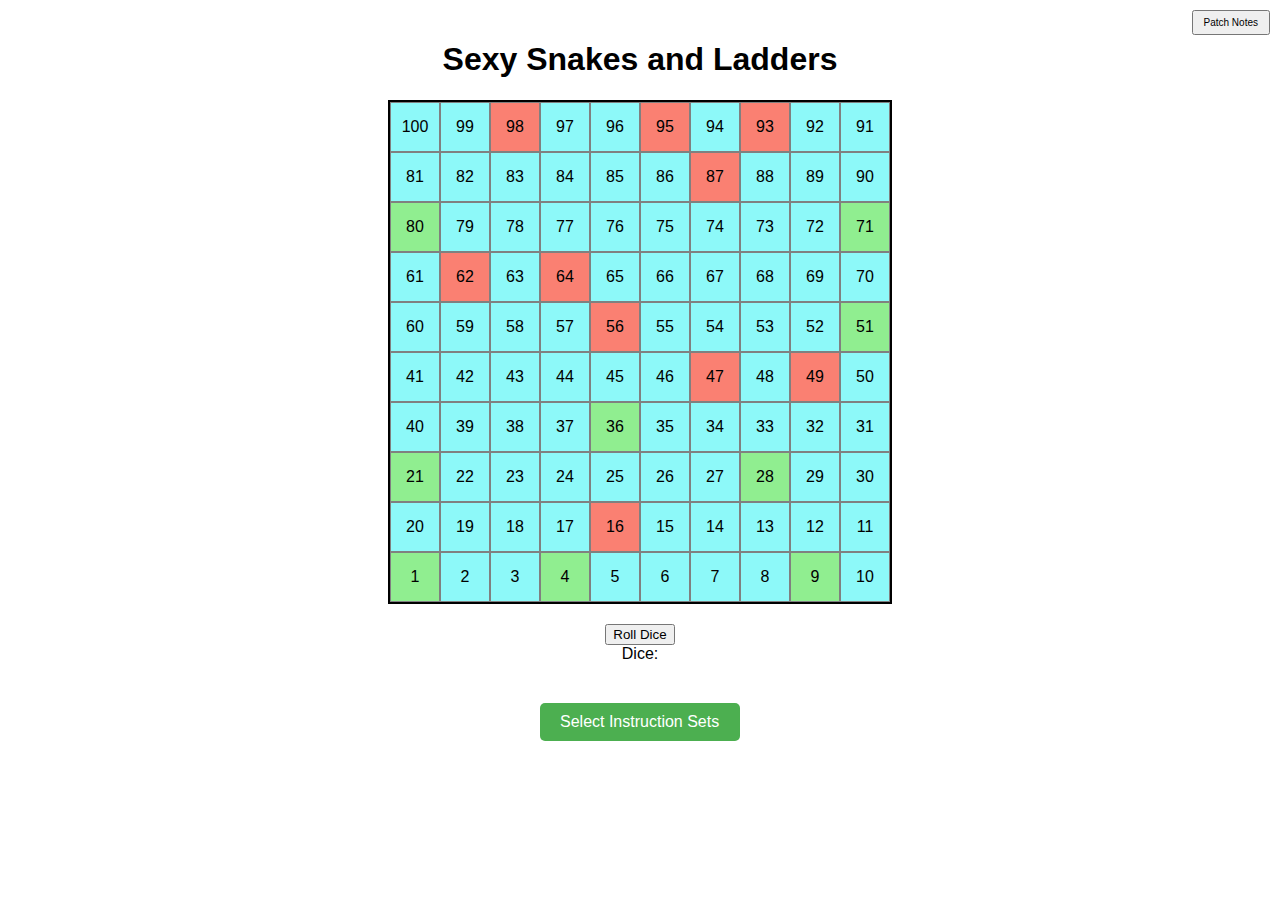
<file: index.html>
<!DOCTYPE html>
<html lang="en">
<head>
    <meta charset="UTF-8">
    <meta name="viewport" content="width=device-width, initial-scale=1.0">
    <title>Snakes and Ladders</title>
    <link rel="stylesheet" href="styles.css">
</head>
<body>
    <h1>Sexy Snakes and Ladders</h1>
    <div id="board"></div>
    <button id="rollDice">Roll Dice</button>
    <div id="diceResult">Dice: </div>
    <div id="instructions"></div>

    <!-- Custom Dropdown with checkboxes -->
    <div class="dropdown">
        <button class="dropdown-btn">Select Instruction Sets</button>
        <div class="dropdown-content">
            <label><input type="checkbox" id="anal">Anal</label>
            <label><input type="checkbox" id="blowjobtraining">Blowjob Training</label>
            <label><input type="checkbox" id="pegging">Pegging</label>
            <label><input type="checkbox" id="pain">Pain</label>
        </div>
    </div>

    <!-- Patch Notes Button -->
    <button id="patchNotesBtn">Patch Notes</button>

    <!-- Patch Notes Modal -->
    <div id="patchNotesModal" class="modal">
        <div class="modal-content">
            <span class="close-btn">&times;</span>
            <h2>Patch Notes</h2>
            <p>12/15/2024 Ver 0.1: </br> Initial release.</p>
            <p>12/28/2024 Ver 0.2: </br> Added selectable instruction sets that randomly add images and instructions for each square that the player lands on.</br></br>Added dice sound effect.</p>
            <!-- Add more patch notes as needed -->
        </div>
    </div>

    <script src="script.js"></script>
</body>
</html>
</file>
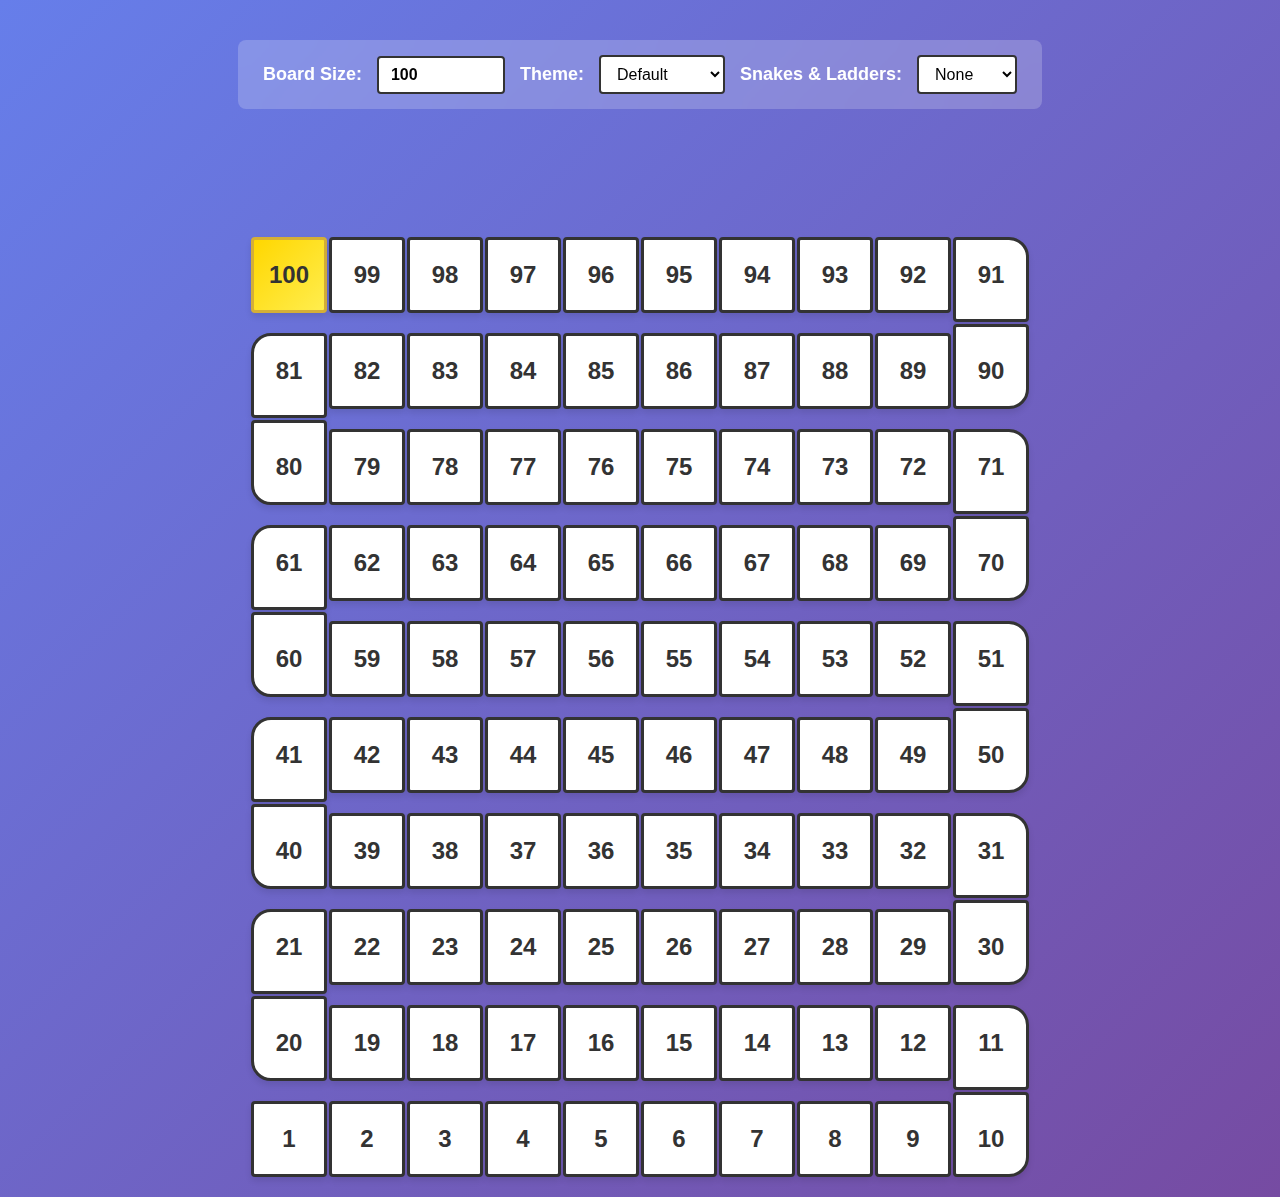
<file: boardtest.html>
<!DOCTYPE html>
<html lang="en">
<head>
    <meta charset="UTF-8">
    <meta name="viewport" content="width=device-width, initial-scale=1.0">
    <title>100 Square Board</title>
    <style>
        body {
            display: flex;
            flex-direction: column;
            justify-content: center;
            align-items: center;
            min-height: 100vh;
            margin: 0;
            background: linear-gradient(135deg, #667eea 0%, #764ba2 100%);
            font-family: 'Arial', sans-serif;
            padding: 20px;
            transition: background 0.5s;
        }
        
        body.cyberpunk {
            background: linear-gradient(135deg, #0a0a0a 0%, #1a0a2e 50%, #0a0a0a 100%);
        }
        
        body.barbie {
            background: linear-gradient(135deg, #ffb3e6 0%, #ff80d5 50%, #ffb3e6 100%);
        }
        
        body.retro70s {
            background: linear-gradient(135deg, #5fb3b3 0%, #6fc2bd 50%, #5fb3b3 100%);
        }
        
        .controls {
            margin-top: 20px;
            margin-bottom: 200px;
            display: flex;
            gap: 15px;
            align-items: center;
            background: rgba(255, 255, 255, 0.2);
            padding: 15px 25px;
            border-radius: 8px;
            backdrop-filter: blur(10px);
            z-index: 100;
            position: relative;
        }
        
        body.cyberpunk .controls {
            background: rgba(0, 255, 255, 0.1);
            border: 2px solid #54c1e6;
            box-shadow: 0 0 20px rgba(84, 193, 230, 0.5);
        }
        
        body.barbie .controls {
            background: rgba(255, 255, 255, 0.9);
            border: 3px solid #ff1493;
            box-shadow: 0 0 30px rgba(255, 20, 147, 0.6);
        }
        
        body.retro70s .controls {
            background: rgba(255, 127, 80, 0.9);
            border: 3px solid #c85a3a;
            box-shadow: 0 8px 16px rgba(200, 90, 58, 0.4);
        }
        
        .controls label {
            color: white;
            font-weight: bold;
            font-size: 18px;
        }
        
        body.cyberpunk .controls label {
            color: #54c1e6;
            text-shadow: 0 0 10px #54c1e6;
        }
        
        body.barbie .controls label {
            color: #ff1493;
            text-shadow: 0 0 5px rgba(255, 20, 147, 0.5);
        }
        
        body.retro70s .controls label {
            color: #4a3228;
            text-shadow: 1px 1px 2px rgba(74, 50, 40, 0.3);
        }
        
        .controls select {
            padding: 8px 12px;
            border-radius: 4px;
            border: 2px solid #333;
            font-size: 16px;
            background: white;
            cursor: pointer;
            min-width: 80px;
        }
        
        .controls input[type="number"] {
            padding: 8px 12px;
            border-radius: 4px;
            border: 2px solid #333;
            font-size: 16px;
            background: white;
            width: 100px;
            font-weight: bold;
        }
        
        body.cyberpunk .controls input[type="number"] {
            background: #0a0a0a;
            color: #54c1e6;
            border: 2px solid #54c1e6;
            box-shadow: 0 0 10px rgba(84, 193, 230, 0.3);
        }
        
        body.barbie .controls input[type="number"] {
            background: white;
            color: #ff1493;
            border: 2px solid #ff1493;
            box-shadow: 0 0 10px rgba(255, 20, 147, 0.3);
        }
        
        body.retro70s .controls input[type="number"] {
            background: #f5e6d3;
            color: #4a3228;
            border: 2px solid #8b6f47;
            box-shadow: 0 2px 4px rgba(139, 111, 71, 0.3);
        }
        
        body.cyberpunk .controls select {
            background: #0a0a0a;
            color: #54c1e6;
            border: 2px solid #54c1e6;
            box-shadow: 0 0 10px rgba(84, 193, 230, 0.3);
        }
        
        body.barbie .controls select {
            background: white;
            color: #ff1493;
            border: 2px solid #ff1493;
            box-shadow: 0 0 10px rgba(255, 20, 147, 0.3);
        }
        
        body.retro70s .controls select {
            background: #f5e6d3;
            color: #4a3228;
            border: 2px solid #8b6f47;
            box-shadow: 0 2px 4px rgba(139, 111, 71, 0.3);
        }
        
        /* Mobile responsiveness */
        @media (max-width: 768px) {
            body {
                padding: 10px;
            }
            
            .controls {
                flex-direction: column;
                gap: 10px;
                padding: 10px 15px;
                margin-bottom: 100px;
                align-items: stretch;
            }
            
            .controls label {
                font-size: 14px;
            }
            
            .controls select {
                width: 100%;
                font-size: 14px;
            }
            
            .box {
                width: 60px;
                height: 60px;
                font-size: 18px;
            }
            
            .box-connector-up,
            .box-connector-up-right,
            .box-connector-down,
            .box-connector-down-left,
            .box-connector-down-left-tl {
                height: 69px;
            }
        }
        
        @media (max-width: 480px) {
            .box {
                width: 50px;
                height: 50px;
                font-size: 14px;
                border: 2px solid #333;
            }
            
            body.cyberpunk .box {
                border: 1px solid #00ffff;
            }
            
            .box-connector-up,
            .box-connector-up-right,
            .box-connector-down,
            .box-connector-down-left,
            .box-connector-down-left-tl {
                height: 59px;
            }
            
            .controls {
                margin-bottom: 80px;
                padding: 8px 12px;
            }
        }
        
        .container {
            display: flex;
            flex-direction: column;
            gap: 2px;
            align-items: flex-start;
            transform-origin: top center;
            max-width: 100%;
        }
        
        .row {
            display: flex;
            gap: 2px;
            align-items: flex-end;
        }
        
        .box {
            width: 70px;
            height: 70px;
            background: white;
            border: 3px solid #333;
            border-radius: 4px;
            display: flex;
            justify-content: center;
            align-items: center;
            font-size: 24px;
            font-weight: bold;
            color: #333;
            box-shadow: 0 4px 6px rgba(0, 0, 0, 0.1);
            transition: background 0.2s, border-color 0.2s, transform 0.2s;
            position: relative;
        }
        
        body.cyberpunk .box {
            background: #0a0a0a;
            border: 2px solid #54c1e6;
            color: #54c1e6;
            text-shadow: 0 0 5px #54c1e6;
        }
        
        body.barbie .box {
            background: linear-gradient(135deg, #ffe4f5 0%, #ffc0e0 100%);
            border: 2px solid #ff69b4;
            color: #ff1493;
            font-weight: 900;
            box-shadow: 0 4px 8px rgba(255, 105, 180, 0.3);
        }
        
        body.retro70s .box {
            background: linear-gradient(135deg, #7dd3c0 0%, #5fb3b3 100%);
            border: 3px solid #4a9b8e;
            color: #2d5a54;
            font-weight: 900;
            box-shadow: 0 4px 8px rgba(74, 155, 142, 0.4);
        }
        
        .box:hover {
            background: #f0f0f0;
            z-index: 10;
            box-shadow: 0 8px 12px rgba(0, 0, 0, 0.3);
            border-color: #555;
        }
        
        body.cyberpunk .box:hover {
            background: #1a1a1a;
            border-color: #ff00ff;
            box-shadow: 0 0 25px rgba(255, 0, 255, 0.8), inset 0 0 15px rgba(255, 0, 255, 0.3);
            color: #ff00ff;
            text-shadow: 0 0 10px #ff00ff;
        }
        
        body.barbie .box:hover {
            background: linear-gradient(135deg, #ffb3e6 0%, #ff80d5 100%);
            border-color: #ff1493;
            box-shadow: 0 8px 16px rgba(255, 20, 147, 0.5);
            transform: scale(1.05);
        }
        
        body.retro70s .box:hover {
            background: linear-gradient(135deg, #5fb3b3 0%, #4a9b8e 100%);
            border-color: #2d5a54;
            box-shadow: 0 8px 16px rgba(45, 90, 84, 0.5);
        }
        
        .box-finish {
            background: linear-gradient(135deg, #ffd700 0%, #ffed4e 100%);
            border-color: #d4af37;
            font-weight: 900;
        }
        
        body.cyberpunk .box-finish {
            background: #0a0a0a;
            border: 2px solid #fee801;
            color: #fee801;
            text-shadow: 0 0 10px #fee801;
            box-shadow: 0 0 20px rgba(254, 232, 1, 0.6), inset 0 0 20px rgba(254, 232, 1, 0.3);
            position: relative;
        }
        
        body.cyberpunk .box-finish::before {
            content: '';
            position: absolute;
            inset: 0;
            border-radius: 4px;
            box-shadow: 0 0 15px rgba(254, 232, 1, 0.4), inset 0 0 15px rgba(254, 232, 1, 0.2);
            opacity: 0;
            animation: breathe 4s ease-in-out infinite;
            pointer-events: none;
        }
        
        @keyframes breathe {
            0%, 100% { 
                opacity: 0;
            }
            50% { 
                opacity: 1;
            }
        }
        
        .box-finish:hover {
            background: linear-gradient(135deg, #ffed4e 0%, #ffd700 100%);
        }
        
        body.cyberpunk .box-finish:hover {
            border-color: #ff00ff;
            box-shadow: 0 0 40px rgba(255, 0, 255, 1), inset 0 0 25px rgba(255, 0, 255, 0.4);
        }
        
        body.barbie .box-finish {
            background: linear-gradient(135deg, #ffd700 0%, #ffeb3b 50%, #ffd700 100%);
            border: 3px solid #ff1493;
            color: #ff1493;
            font-weight: 900;
            box-shadow: 0 4px 8px rgba(255, 20, 147, 0.3);
        }
        
        body.retro70s .box-finish {
            background: linear-gradient(135deg, #f4d03f 0%, #e8b923 50%, #f4d03f 100%);
            border: 3px solid #c89f1c;
            color: #8b6914;
            font-weight: 900;
            box-shadow: 0 4px 8px rgba(200, 159, 28, 0.4);
        }
        
        .box-snake {
        }
        
        body.cyberpunk .box-snake {
            background: #0a0a0a;
            border: 2px solid #bd00ff;
            color: #bd00ff;
            text-shadow: 0 0 10px #bd00ff;
            box-shadow: 0 0 20px rgba(189, 0, 255, 0.6), inset 0 0 20px rgba(189, 0, 255, 0.3);
            position: relative;
        }
        
        body.cyberpunk .box-snake::before {
            content: '';
            position: absolute;
            inset: 0;
            border-radius: 4px;
            box-shadow: 0 0 15px rgba(189, 0, 255, 0.4), inset 0 0 15px rgba(189, 0, 255, 0.2);
            opacity: 0;
            animation: breatheRed 4s ease-in-out infinite;
            pointer-events: none;
        }
        
        body.barbie .box-snake {
            background: linear-gradient(135deg, #ff99dd 0%, #ff66cc 100%);
            border: 3px solid #ff0080;
            color: #c71585;
            font-weight: 900;
            box-shadow: 0 4px 8px rgba(255, 0, 128, 0.3);
        }
        
        body.retro70s .box-snake {
            background: linear-gradient(135deg, #ff8c69 0%, #ff6b4a 100%);
            border: 3px solid #d9534f;
            color: #8b3a3a;
            font-weight: 900;
            box-shadow: 0 4px 8px rgba(217, 83, 79, 0.3);
        }
        
        .box-ladder {
        }
        
        body.cyberpunk .box-ladder {
            background: #0a0a0a;
            border: 2px solid #00ff9f;
            color: #00ff9f;
            text-shadow: 0 0 10px #00ff9f;
            box-shadow: 0 0 20px rgba(0, 255, 159, 0.6), inset 0 0 20px rgba(0, 255, 159, 0.3);
            position: relative;
        }
        
        body.cyberpunk .box-ladder::before {
            content: '';
            position: absolute;
            inset: 0;
            border-radius: 4px;
            box-shadow: 0 0 15px rgba(0, 255, 159, 0.4), inset 0 0 15px rgba(0, 255, 159, 0.2);
            opacity: 0;
            animation: breatheGreen 4s ease-in-out infinite;
            pointer-events: none;
        }
        
        body.barbie .box-ladder {
            background: linear-gradient(135deg, #99f0ff 0%, #66e0ff 100%);
            border: 3px solid #00bfff;
            color: #0099cc;
            font-weight: 900;
            box-shadow: 0 4px 8px rgba(0, 191, 255, 0.3);
        }
        
        body.retro70s .box-ladder {
            background: linear-gradient(135deg, #8b6f47 0%, #6b5639 100%);
            border: 3px solid #4a3228;
            color: #2d1f16;
            font-weight: 900;
            box-shadow: 0 4px 8px rgba(74, 50, 40, 0.3);
        }
        
        @keyframes breatheRed {
            0%, 100% { 
                opacity: 0;
            }
            50% { 
                opacity: 1;
            }
        }
        
        @keyframes breatheGreen {
            0%, 100% { 
                opacity: 0;
            }
            50% { 
                opacity: 1;
            }
        }
        
        .box-connector-up {
            height: 79px;
            display: flex;
            align-items: flex-end;
            justify-content: center;
            border-bottom-left-radius: 20px;
            align-self: flex-end;
        }
        
        body.cyberpunk .box-connector-up {
            overflow: hidden;
        }
        
        .box-connector-up-right {
            height: 79px;
            display: flex;
            align-items: flex-end;
            justify-content: center;
            border-bottom-right-radius: 20px;
            align-self: flex-end;
        }
        
        body.cyberpunk .box-connector-up-right {
            overflow: hidden;
        }
        
        .box-connector-up-inner {
            width: 70px;
            height: 70px;
            display: flex;
            align-items: center;
            justify-content: center;
            font-size: 24px;
            font-weight: bold;
            color: inherit;
        }
        
        body.barbie .box-connector-up-inner {
            font-weight: 900;
        }
        
        body.retro70s .box-connector-up-inner {
            font-weight: 900;
        }
        
        .box-connector-up-right-inner {
            width: 70px;
            height: 70px;
            display: flex;
            align-items: center;
            justify-content: center;
            font-size: 24px;
            font-weight: bold;
            color: inherit;
        }
        
        body.barbie .box-connector-up-right-inner {
            font-weight: 900;
        }
        
        body.retro70s .box-connector-up-right-inner {
            font-weight: 900;
        }
        
        .box-connector-down-left-inner {
            width: 70px;
            height: 70px;
            display: flex;
            align-items: center;
            justify-content: center;
            font-size: 24px;
            font-weight: bold;
            color: inherit;
        }
        
        body.barbie .box-connector-down-left-inner {
            font-weight: 900;
        }
        
        body.retro70s .box-connector-down-left-inner {
            font-weight: 900;
        }
        
        .box-connector-down-left-tl-inner {
            width: 70px;
            height: 70px;
            display: flex;
            align-items: center;
            justify-content: center;
            font-size: 24px;
            font-weight: bold;
            color: inherit;
        }
        
        body.barbie .box-connector-down-left-tl-inner {
            font-weight: 900;
        }
        
        .box-connector-down {
            height: 79px;
            display: flex;
            align-items: flex-start;
            justify-content: center;
            border-top-right-radius: 20px;
        }
        
        .box-connector-down-left {
            height: 79px;
            display: flex;
            align-items: flex-start;
            justify-content: center;
            border-top-right-radius: 20px;
        }
        
        body.cyberpunk .box-connector-down-left {
            overflow: hidden;
        }
        
        .box-connector-down-left-tl {
            height: 79px;
            display: flex;
            align-items: flex-start;
            justify-content: center;
            border-top-left-radius: 20px;
        }
        
        body.cyberpunk .box-connector-down-left-tl {
            overflow: hidden;
        }
        
        .box-connector-down-left-inner {
            width: 70px;
            height: 70px;
            display: flex;
            align-items: center;
            justify-content: center;
            font-size: 24px;
            font-weight: bold;
        }
        
        .box-connector-down-left-tl-inner {
            width: 70px;
            height: 70px;
            display: flex;
            align-items: center;
            justify-content: center;
            font-size: 24px;
            font-weight: bold;
        }
        
        .box-connector-up-left {
            height: 79px;
            display: flex;
            align-items: flex-start;
            justify-content: center;
            border-bottom-left-radius: 20px;
            align-self: flex-end;
            transform: translateY(-9px);
        }
        
        .box-connector-up-left-inner {
            width: 70px;
            height: 70px;
            display: flex;
            align-items: center;
            justify-content: center;
            font-size: 24px;
            font-weight: bold;
        }
        
        .box-connector-down-inner {
            width: 70px;
            height: 70px;
            display: flex;
            align-items: center;
            justify-content: center;
            font-size: 24px;
            font-weight: bold;
        }
    </style>
</head>
<body>
    <div class="controls">
        <label for="boardSize">Board Size:</label>
        <input type="number" id="boardSize" value="100" min="10" max="500" step="10" onchange="generateBoard()" oninput="validateBoardSize(this)">
        
        <label for="theme">Theme:</label>
        <select id="theme" onchange="changeTheme()">
            <option value="default">Default</option>
            <option value="cyberpunk">Cyberpunk</option>
            <option value="barbie">Barbie</option>
            <option value="retro70s">70s Retro</option>
        </select>
        
        <label for="snakesLadders">Snakes & Ladders:</label>
        <select id="snakesLadders" onchange="generateBoard()">
            <option value="none">None</option>
            <option value="classic">Classic</option>
        </select>
    </div>
    <div class="container" id="board"></div>

    <script>
        // Classic snakes and ladders configuration
        const snakesLaddersConfig = {
            snakes: {
                16: 6,
                47: 26,
                49: 11,
                56: 53,
                62: 19,
                64: 60,
                87: 24,
                93: 73,
                95: 75,
                98: 78
            },
            ladders: {
                1: 38,
                4: 14,
                9: 31,
                21: 42,
                28: 84,
                36: 44,
                51: 67,
                71: 91,
                80: 100
            }
        };
        
        function changeTheme() {
            const theme = document.getElementById('theme').value;
            document.body.classList.remove('cyberpunk', 'barbie', 'retro70s');
            if (theme === 'cyberpunk') {
                document.body.classList.add('cyberpunk');
            } else if (theme === 'barbie') {
                document.body.classList.add('barbie');
            } else if (theme === 'retro70s') {
                document.body.classList.add('retro70s');
            }
        }
        
        function validateBoardSize(input) {
            let value = parseInt(input.value);
            
            // Enforce min/max
            if (value < 10) value = 10;
            if (value > 500) value = 500;
            
            // Round to nearest multiple of 10
            value = Math.round(value / 10) * 10;
            
            input.value = value;
        }
        
        function generateBoard() {
            const totalSquares = parseInt(document.getElementById('boardSize').value);
            const squaresPerRow = 10;
            const totalRows = totalSquares / squaresPerRow;
            
            const container = document.getElementById('board');
            container.innerHTML = ''; // Clear existing board
            
            // Generate rows from top to bottom (100 to 1)
        
        // Generate rows from top to bottom (100 to 1)
        for (let row = totalRows - 1; row >= 0; row--) {
            const rowDiv = document.createElement('div');
            rowDiv.className = 'row';
            
            // Determine if this is an odd or even row (for direction)
            const isLeftToRight = row % 2 === 0;
            
            // Calculate starting number for this row
            const rowStartNum = row * squaresPerRow + 1;
            
            for (let col = 0; col < squaresPerRow; col++) {
                let squareNum;
                
                if (isLeftToRight) {
                    // Left to right
                    squareNum = rowStartNum + col;
                } else {
                    // Right to left
                    squareNum = rowStartNum + (squaresPerRow - 1 - col);
                }
                
                const boxDiv = document.createElement('div');
                
                // Check if this is the finish square
                const isFinish = squareNum === totalSquares;
                
                // Check for snakes and ladders
                const snakesLaddersMode = document.getElementById('snakesLadders').value;
                let isSnake = false;
                let isLadder = false;
                
                if (snakesLaddersMode === 'classic') {
                    isSnake = snakesLaddersConfig.snakes.hasOwnProperty(squareNum);
                    isLadder = snakesLaddersConfig.ladders.hasOwnProperty(squareNum);
                }
                
                // Calculate shift amount dynamically
                let shiftAmount = 0;
                const startShiftAt = 12;
                if (squareNum >= startShiftAt) {
                    const shiftLevel = Math.floor((squareNum - startShiftAt) / 10) + 1;
                    shiftAmount = shiftLevel * 9; // 9px per level
                }
                
                // Set base class
                let baseClass = 'box';
                if (isFinish) baseClass += ' box-finish';
                if (isSnake) baseClass += ' box-snake';
                if (isLadder) baseClass += ' box-ladder';
                
                boxDiv.className = baseClass;
                
                // Apply transform inline if needed
                if (shiftAmount > 0) {
                    boxDiv.style.transform = `translateY(-${shiftAmount}px)`;
                    
                    // Add hover handler to maintain shift
                    boxDiv.addEventListener('mouseenter', function() {
                        this.style.transform = `translateY(-${shiftAmount}px) scale(1.1)`;
                    });
                    boxDiv.addEventListener('mouseleave', function() {
                        this.style.transform = `translateY(-${shiftAmount}px)`;
                    });
                }
                
                // Add connector classes based on number endings and row position
                // Numbers ending in 0 (except the finish square) reach up
                if (squareNum % 10 === 0 && !isFinish) {
                    // Determine if this is in an even or odd decade (10,30,50 vs 20,40,60)
                    const decade = Math.floor(squareNum / 10);
                    if (decade % 2 === 1) {
                        // 10, 30, 50, 70, 90 - bottom right
                        boxDiv.className = baseClass + ' box-connector-up-right';
                        const inner = document.createElement('div');
                        inner.className = 'box-connector-up-right-inner';
                        inner.textContent = squareNum;
                        boxDiv.appendChild(inner);
                    } else {
                        // 20, 40, 60, 80 - bottom left
                        boxDiv.className = baseClass + ' box-connector-up';
                        const inner = document.createElement('div');
                        inner.className = 'box-connector-up-inner';
                        inner.textContent = squareNum;
                        boxDiv.appendChild(inner);
                    }
                }
                // Numbers ending in 1 reach down
                else if (squareNum % 10 === 1 && squareNum !== 1) {
                    // Determine if this is in an even or odd decade (11,31,51 vs 21,41,61)
                    const decade = Math.floor(squareNum / 10);
                    if (decade % 2 === 1) {
                        // 11, 31, 51, 71, 91 - top right
                        boxDiv.className = baseClass + ' box-connector-down-left';
                        const inner = document.createElement('div');
                        inner.className = 'box-connector-down-left-inner';
                        inner.textContent = squareNum;
                        boxDiv.appendChild(inner);
                    } else {
                        // 21, 41, 61, 81 - top left
                        boxDiv.className = baseClass + ' box-connector-down-left-tl';
                        const inner = document.createElement('div');
                        inner.className = 'box-connector-down-left-tl-inner';
                        inner.textContent = squareNum;
                        boxDiv.appendChild(inner);
                    }
                }
                else {
                    boxDiv.textContent = squareNum;
                }
                
                rowDiv.appendChild(boxDiv);
            }
            
            container.appendChild(rowDiv);
        }
        
        // Scale board to fit window
        scaleBoard();
    }
    
    function scaleBoard() {
        const container = document.getElementById('board');
        const controls = document.querySelector('.controls');
        
        // Get natural dimensions
        container.style.transform = 'scale(1)';
        const boardWidth = container.offsetWidth;
        const boardHeight = container.offsetHeight;
        
        // Get available space
        const windowWidth = window.innerWidth - 40; // 20px padding on each side
        const windowHeight = window.innerHeight - controls.offsetHeight - 280; // Controls + margins
        
        // Calculate scale factor - prioritize width, allow vertical scrolling
        const scaleX = windowWidth / boardWidth;
        const scaleY = windowHeight / boardHeight;
        
        // Use a minimum scale to prevent boards from getting too small
        // For width: fit to screen, For height: allow up to 2x screen height before scaling down
        const minScale = 0.5; // Never go below 50% scale
        const scale = Math.max(Math.min(scaleX, Math.max(scaleY, windowHeight / boardHeight * 2), 1), minScale);
        
        // Apply scale
        container.style.transform = `scale(${scale})`;
    }
    
    // Re-scale on window resize
    window.addEventListener('resize', scaleBoard);
    
    // Generate initial board
    generateBoard();
    </script>
</body>
</html>
</file>
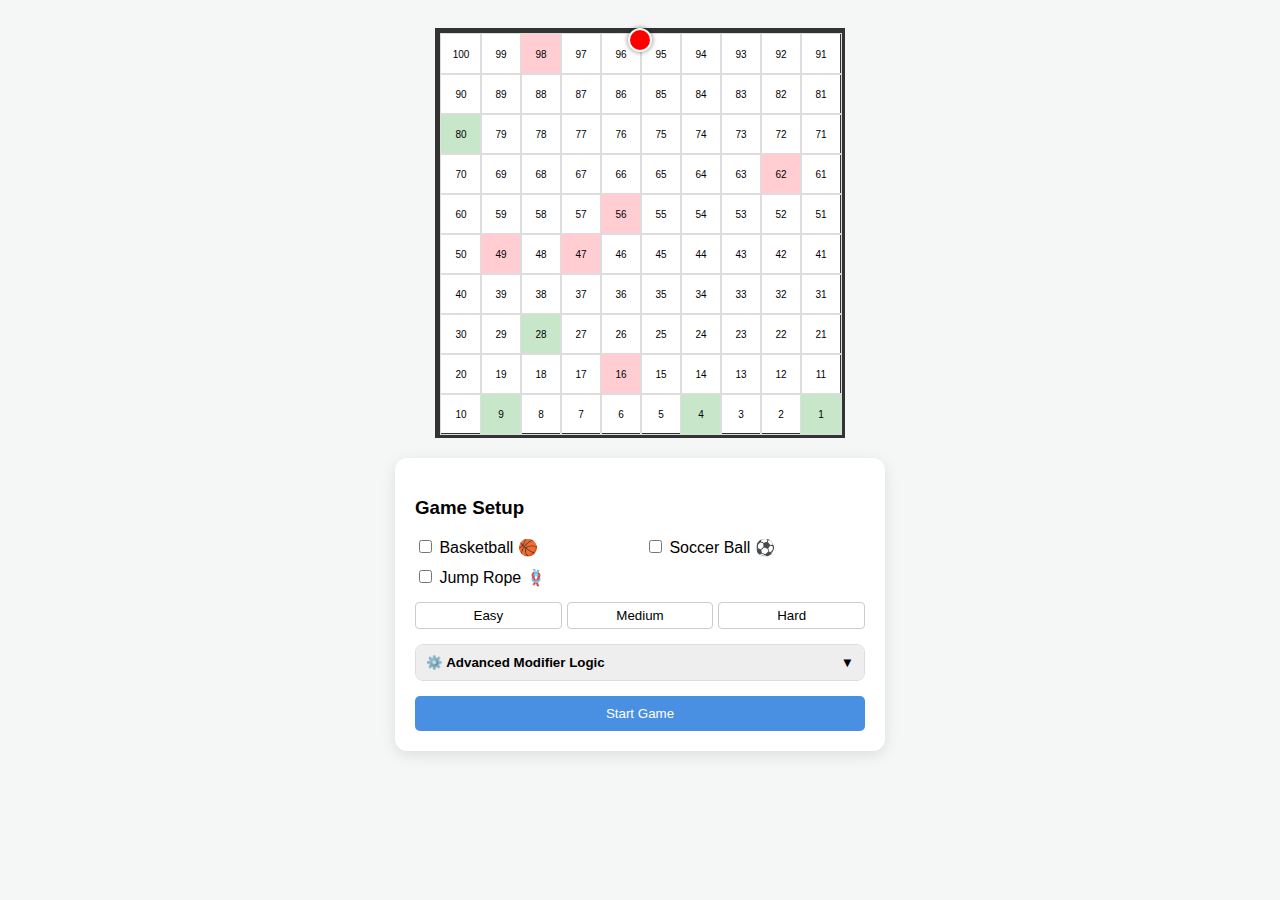
<file: indexgemini.html>
<!DOCTYPE html>
<html lang="en">
<head>
    <meta charset="UTF-8">
    <meta name="viewport" content="width=device-width, initial-scale=1.0">
    <title>Snakes & Ladders: Physical Challenge Edition</title>
    <style>
        :root {
            --primary: #4a90e2;
            --secondary: #f39c12;
            --danger: #e74c3c;
            --success: #2ecc71;
            --bg: #f4f7f6;
        }

        body { font-family: 'Segoe UI', Tahoma, Geneva, Verdana, sans-serif; background: var(--bg); display: flex; flex-direction: column; align-items: center; padding: 20px; }
        
        /* Board Layout */
        #board { display: grid; grid-template-columns: repeat(10, 40px); grid-template-rows: repeat(10, 40px); border: 5px solid #333; background: white; position: relative; }
        .square { width: 40px; height: 40px; border: 1px solid #ddd; display: flex; align-items: center; justify-content: center; font-size: 10px; position: relative; }
        .player { width: 20px; height: 20px; background: red; border-radius: 50%; position: absolute; z-index: 10; transition: all 0.5s ease; border: 2px solid white; box-shadow: 0 0 5px rgba(0,0,0,0.5); }
        
        /* UI Elements */
        .controls { margin-top: 20px; width: 450px; background: white; padding: 20px; border-radius: 12px; box-shadow: 0 4px 15px rgba(0,0,0,0.1); }
        .toy-selection { display: grid; grid-template-columns: 1fr 1fr; gap: 10px; margin-bottom: 15px; }
        
        .instructions { display: none; margin-top: 20px; padding: 15px; border-left: 5px solid var(--primary); background: #eef2f7; border-radius: 4px; }
        .instructions.active { display: block; }
        .instructions img { max-width: 100%; border-radius: 8px; margin-top: 10px; }

        /* Modifier UI */
        .advanced-modifiers { margin-top: 15px; border: 1px solid #ddd; border-radius: 8px; overflow: hidden; }
        .toggle-btn { width: 100%; padding: 10px; background: #eee; border: none; cursor: pointer; font-weight: bold; text-align: left; display: flex; justify-content: space-between; }
        .advanced-content { padding: 15px; background: #fafafa; }
        .mod-row { margin-bottom: 12px; padding-bottom: 8px; border-bottom: 1px solid #eee; }
        .slider-group { display: flex; align-items: center; gap: 10px; margin-top: 5px; }
        .slider-label { font-size: 0.75em; width: 70px; }
        input[type=range] { flex: 1; height: 4px; }

        #activeModifierTray { display: flex; flex-wrap: wrap; gap: 8px; margin: 10px 0; }
        .mod-badge { background: #fff59d; padding: 4px 10px; border-radius: 20px; font-size: 0.8em; border: 1px solid #fbc02d; font-weight: bold; animation: popIn 0.3s cubic-bezier(0.175, 0.885, 0.32, 1.275); }

        @keyframes popIn { from { transform: scale(0); } to { transform: scale(1); } }
        
        button#rollDice { width: 100%; padding: 15px; font-size: 1.2em; background: var(--success); color: white; border: none; border-radius: 8px; cursor: pointer; margin-top: 10px; }
        button#rollDice:hover { background: #27ae60; }
        .difficulty-btns { display: flex; gap: 5px; margin-top: 10px; }
        .diff-btn { flex: 1; padding: 5px; cursor: pointer; border: 1px solid #ccc; background: #fff; border-radius: 4px; }
        .diff-btn.selected { background: var(--primary); color: white; border-color: var(--primary); }
    </style>
</head>
<body>

    <div id="board"></div>

    <div class="controls">
        <div id="setupPhase">
            <h3>Game Setup</h3>
            <div class="toy-selection">
                <label><input type="checkbox" class="toy-cb" value="basketball"> Basketball 🏀</label>
                <label><input type="checkbox" class="toy-cb" value="soccerball"> Soccer Ball ⚽</label>
                <label><input type="checkbox" class="toy-cb" value="jumprope"> Jump Rope 🪢</label>
            </div>

            <div class="difficulty-btns">
                <button class="diff-btn" onclick="setDiff('easy')">Easy</button>
                <button class="diff-btn" onclick="setDiff('medium')">Medium</button>
                <button class="diff-btn" onclick="setDiff('hard')">Hard</button>
            </div>

            <div class="advanced-modifiers">
                <button class="toggle-btn" onclick="toggleAdvanced()">
                    <span>⚙️ Advanced Modifier Logic</span>
                    <span id="advArrow">▼</span>
                </button>
                <div id="advancedArea" class="advanced-content" style="display:none;">
                    <div id="modContainer">Select a toy to see modifiers</div>
                </div>
            </div>

            <button id="startButton" onclick="startGame()" style="width:100%; margin-top:15px; padding:10px; background:var(--primary); color:white; border:none; border-radius:5px;">Start Game</button>
        </div>

        <div id="gamePhase" style="display:none;">
            <div id="activeModifierTray"></div>
            <div id="diceResult" style="font-size: 24px; font-weight: bold; text-align: center; margin: 10px 0;">Dice: -</div>
            <button id="rollDice" onclick="handleRoll()">Roll Dice</button>
            <div id="instructions" class="instructions"></div>
        </div>
    </div>

<script>
    // --- STATE & CONFIG ---
    let playerPosition = 0;
    let currentDiff = 'medium';
    let toySelections = { basketball: false, soccerball: false, jumprope: false };
    
    const snakes = { 16: 6, 47: 26, 49: 11, 56: 53, 62: 19, 98: 78 };
    const ladders = { 1: 38, 4: 14, 9: 31, 28: 84, 80: 99 };

    let modifierState = {
        basketball: {
            left_hand: { label: "Hold ball in Left Hand 🤚", active: false, addChance: 25, removeChance: 50 },
            right_hand: { label: "Hold ball in Right Hand ✋", active: false, addChance: 25, removeChance: 50 }
        },
        soccerball: {
            between_feet: { label: "Keep ball between feet ⚽", active: false, addChance: 30, removeChance: 60 }
        },
        jumprope: {
            around_neck: { label: "Rope around neck 🪢", active: false, addChance: 20, removeChance: 50 }
        }
    };

    // --- INITIALIZATION ---
    function createBoard() {
        const board = document.getElementById('board');
        board.innerHTML = '';
        for (let i = 100; i >= 1; i--) {
            const square = document.createElement('div');
            square.className = 'square';
            square.id = `square-${i}`;
            square.textContent = i;
            if (snakes[i]) square.style.backgroundColor = '#ffcdd2';
            if (ladders[i]) square.style.backgroundColor = '#c8e6c9';
            board.appendChild(square);
        }
        const player = document.createElement('div');
        player.id = 'playerPiece';
        player.className = 'player';
        document.body.appendChild(player); // Temp spot
    }

    // --- MODIFIER LOGIC ---
    function updateModifierLogic() {
        // Run rolls only on standard squares
        let log = [];
        Object.keys(modifierState).forEach(toy => {
            if (toySelections[toy]) {
                Object.keys(modifierState[toy]).forEach(key => {
                    const mod = modifierState[toy][key];
                    const roll = Math.random() * 100;
                    if (!mod.active && roll < mod.addChance) {
                        mod.active = true;
                    } else if (mod.active && roll < mod.removeChance) {
                        mod.active = false;
                    }
                });
            } else {
                // Deactivate all if toy deselected
                Object.keys(modifierState[toy]).forEach(key => modifierState[toy][key].active = false);
            }
        });
        renderModifierTray();
        saveGameState();
    }

    function renderModifierTray() {
        const tray = document.getElementById('activeModifierTray');
        tray.innerHTML = '';
        Object.keys(modifierState).forEach(toy => {
            Object.keys(modifierState[toy]).forEach(key => {
                const mod = modifierState[toy][key];
                if (mod.active && toySelections[toy]) {
                    const b = document.createElement('span');
                    b.className = 'mod-badge';
                    b.textContent = mod.label;
                    tray.appendChild(b);
                }
            });
        });
    }

    function refreshModUI() {
        const container = document.getElementById('modContainer');
        container.innerHTML = '';
        let hasAny = false;

        Object.keys(modifierState).forEach(toy => {
            if (toySelections[toy]) {
                hasAny = true;
                const div = document.createElement('div');
                div.className = 'mod-row';
                div.innerHTML = `<strong>${toy.toUpperCase()}</strong>`;
                Object.keys(modifierState[toy]).forEach(key => {
                    const m = modifierState[toy][key];
                    const row = document.createElement('div');
                    row.innerHTML = `
                        <div style="font-size:0.8em; margin-top:5px;">${m.label}</div>
                        <div class="slider-group">
                            <span class="slider-label" style="color:green">Add: ${m.addChance}%</span>
                            <input type="range" value="${m.addChance}" oninput="updateChance('${toy}','${key}','addChance',this.value)">
                        </div>
                        <div class="slider-group">
                            <span class="slider-label" style="color:red">Rem: ${m.removeChance}%</span>
                            <input type="range" value="${m.removeChance}" oninput="updateChance('${toy}','${key}','removeChance',this.value)">
                        </div>
                    `;
                    div.appendChild(row);
                });
                container.appendChild(div);
            }
        });
        if (!hasAny) container.innerHTML = "Select a toy above to customize physical modifiers.";
    }

    function updateChance(toy, key, field, val) {
        modifierState[toy][key][field] = parseInt(val);
        refreshModUI();
        saveGameState();
    }

    // --- GAME FLOW ---
    function setDiff(d) {
        currentDiff = d;
        document.querySelectorAll('.diff-btn').forEach(b => b.classList.remove('selected'));
        event.target.classList.add('selected');

        const config = {
            easy: { add: 10, rem: 75 },
            medium: { add: 25, rem: 50 },
            hard: { add: 45, rem: 20 }
        };

        Object.keys(modifierState).forEach(t => {
            Object.keys(modifierState[t]).forEach(k => {
                modifierState[t][k].addChance = config[d].add;
                modifierState[t][k].removeChance = config[d].rem;
            });
        });
        refreshModUI();
        saveGameState();
    }

    function handleRoll() {
        const roll = Math.floor(Math.random() * 6) + 1;
        document.getElementById('diceResult').textContent = `Dice: ${roll}`;
        
        let newPos = playerPosition + roll;
        if (newPos > 100) newPos = 100;

        // Check for special squares
        let special = false;
        if (snakes[newPos]) {
            newPos = snakes[newPos];
            special = true;
        } else if (ladders[newPos]) {
            newPos = ladders[newPos];
            special = true;
        }

        // Only roll for modifiers if it was a standard landing
        if (!special) {
            updateModifierLogic();
        }

        playerPosition = newPos;
        movePlayer();
        showTask();
        saveGameState();
    }

    function movePlayer() {
        const sq = document.getElementById(`square-${playerPosition}`);
        const p = document.getElementById('playerPiece');
        if (sq) {
            const rect = sq.getBoundingClientRect();
            p.style.top = (sq.offsetTop + 10) + 'px';
            p.style.left = (sq.offsetLeft + 10) + 'px';
        }
    }

    function showTask() {
        const inst = document.getElementById('instructions');
        inst.classList.add('active');
        // Simple placeholder task logic
        inst.innerHTML = `<strong>Square ${playerPosition}</strong><br>Perform 10 repetitions of your active toy skills!`;
    }

    function startGame() {
        document.getElementById('setupPhase').style.display = 'none';
        document.getElementById('gamePhase').style.display = 'block';
        if (playerPosition === 0) playerPosition = 1;
        movePlayer();
        renderModifierTray();
    }

    function toggleAdvanced() {
        const area = document.getElementById('advancedArea');
        const arrow = document.getElementById('advArrow');
        const isHidden = area.style.display === 'none';
        area.style.display = isHidden ? 'block' : 'none';
        arrow.textContent = isHidden ? '▲' : '▼';
    }

    // --- STATE PERSISTENCE ---
    function saveGameState() {
        const state = {
            pos: playerPosition,
            toys: toySelections,
            mods: modifierState,
            diff: currentDiff
        };
        localStorage.setItem('sl_game_state', JSON.stringify(state));
    }

    function loadGameState() {
        const saved = localStorage.getItem('sl_game_state');
        if (saved) {
            const s = JSON.parse(saved);
            playerPosition = s.pos;
            toySelections = s.toys;
            modifierState = s.mods;
            currentDiff = s.diff;
            // Sync UI checkboxes
            document.querySelectorAll('.toy-cb').forEach(cb => {
                cb.checked = toySelections[cb.value];
            });
        }
    }

    // Setup Listeners
    document.querySelectorAll('.toy-cb').forEach(cb => {
        cb.addEventListener('change', (e) => {
            toySelections[e.target.value] = e.target.checked;
            refreshModUI();
            saveGameState();
        });
    });

    window.onload = () => {
        createBoard();
        loadGameState();
        refreshModUI();
    };
</script>
</body>
</html>
</file>
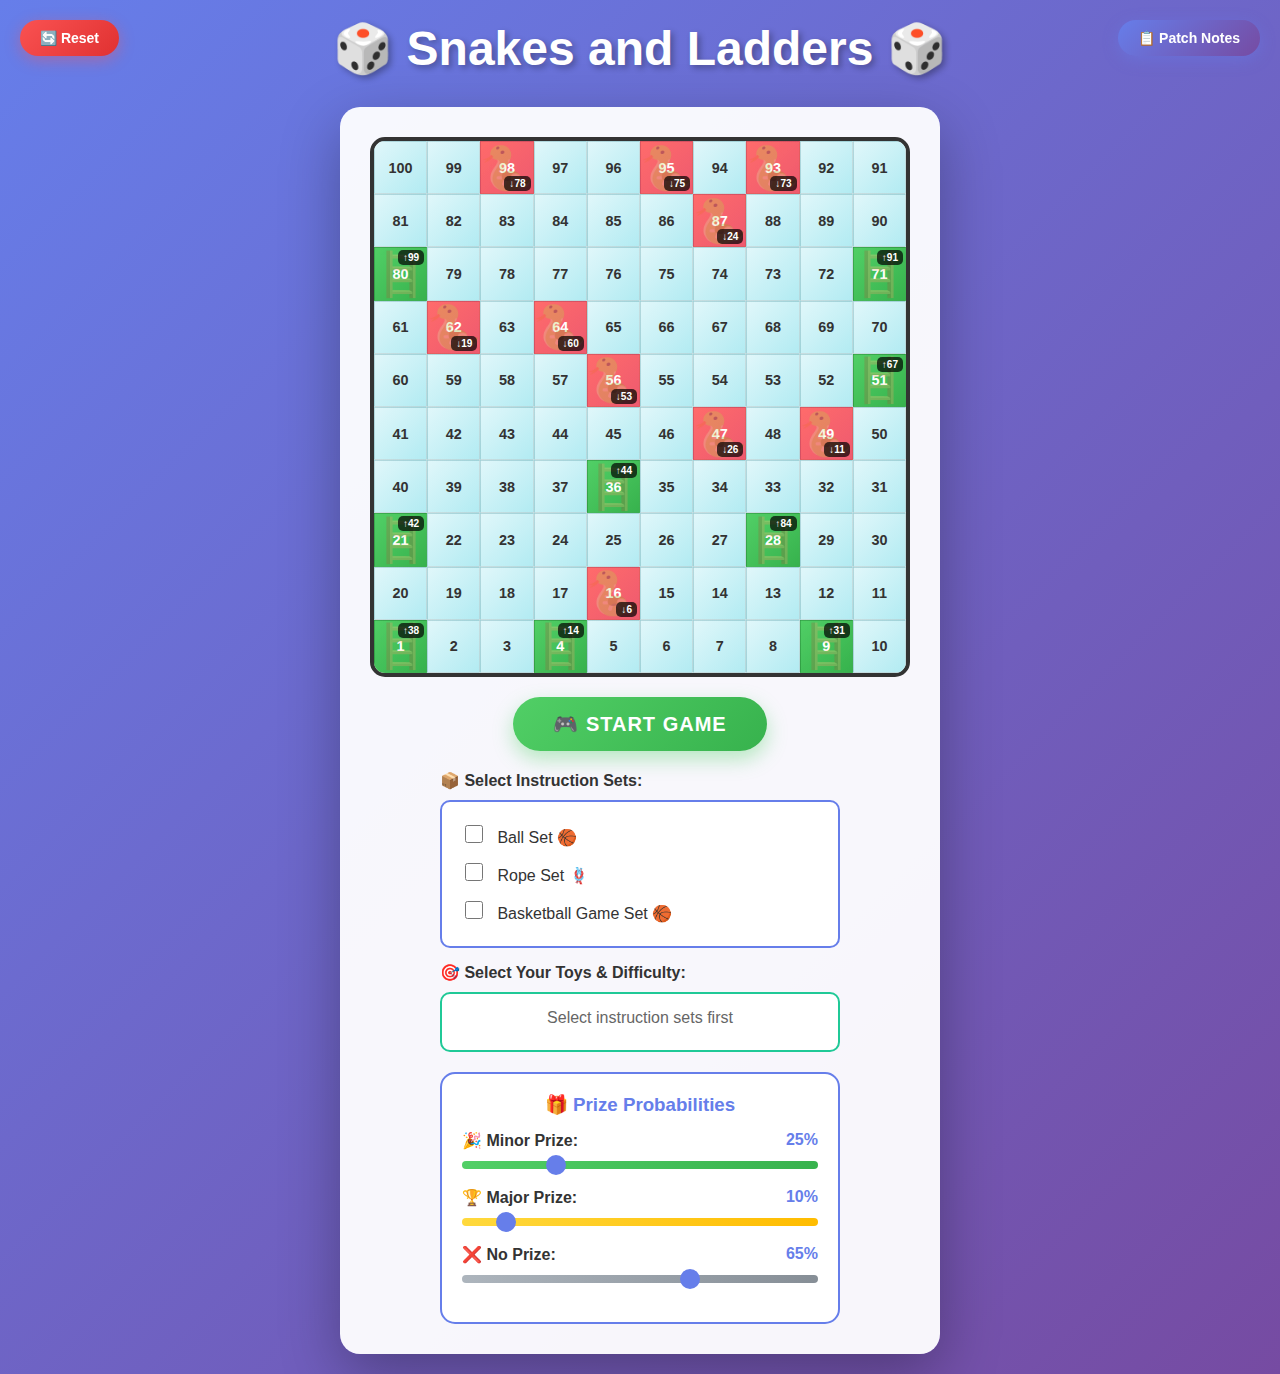
<file: indextest.html>
<!DOCTYPE html>
<html lang="en">
<head>
    <meta charset="UTF-8">
    <meta name="viewport" content="width=device-width, initial-scale=1.0">
    <title>Snakes and Ladders</title>
    <style>
        * {
            margin: 0;
            padding: 0;
            box-sizing: border-box;
        }
        
        body {
            font-family: 'Segoe UI', Tahoma, Geneva, Verdana, sans-serif;
            display: flex;
            flex-direction: column;
            align-items: center;
            min-height: 100vh;
            padding: 20px;
            background: linear-gradient(135deg, #667eea 0%, #764ba2 100%);
            color: #fff;
        }
        
        h1 {
            font-size: 3em;
            margin-bottom: 30px;
            text-shadow: 3px 3px 6px rgba(0,0,0,0.3);
            animation: float 3s ease-in-out infinite;
        }
        
        @keyframes float {
            0%, 100% { transform: translateY(0); }
            50% { transform: translateY(-10px); }
        }
        
        #gameContainer {
            background: rgba(255, 255, 255, 0.95);
            padding: 30px;
            border-radius: 20px;
            box-shadow: 0 20px 60px rgba(0,0,0,0.3);
            max-width: 600px;
            width: 100%;
        }
        
        #board {
            display: grid;
            grid-template-columns: repeat(10, 1fr);
            grid-template-rows: repeat(10, 1fr);
            border: 4px solid #333;
            border-radius: 15px;
            margin-bottom: 20px;
            position: relative;
            width: 100%;
            aspect-ratio: 1;
            background: #fff;
            box-shadow: inset 0 0 20px rgba(0,0,0,0.1);
            overflow: hidden;
        }
        
        .square {
            display: flex;
            justify-content: center;
            align-items: center;
            border: 1px solid rgba(0,0,0,0.1);
            background: linear-gradient(135deg, #e0f7fa 0%, #b2ebf2 100%);
            box-sizing: border-box;
            font-weight: bold;
            font-size: 0.9em;
            color: #333;
            position: relative;
            transition: all 0.3s ease;
        }
        
        .square:hover {
            transform: scale(1.05);
            z-index: 5;
        }
        
        .snake {
            background: linear-gradient(135deg, #ff6b6b 0%, #ee5a6f 100%);
            color: white;
            position: relative;
        }
        
        .snake::before {
            content: '🐍';
            position: absolute;
            font-size: 3em;
            opacity: 0.3;
            pointer-events: none;
            top: 50%;
            left: 50%;
            transform: translate(-50%, -50%);
        }
        
        .snake::after {
            content: attr(data-destination);
            position: absolute;
            bottom: 2px;
            right: 2px;
            background: rgba(0, 0, 0, 0.7);
            color: white;
            font-size: 0.7em;
            padding: 2px 5px;
            border-radius: 5px;
            font-weight: bold;
        }
        
        .ladder {
            background: linear-gradient(135deg, #51cf66 0%, #37b24d 100%);
            color: white;
            position: relative;
        }
        
        .ladder::before {
            content: '🪜';
            position: absolute;
            font-size: 3em;
            opacity: 0.3;
            pointer-events: none;
            top: 50%;
            left: 50%;
            transform: translate(-50%, -50%);
        }
        
        .ladder::after {
            content: attr(data-destination);
            position: absolute;
            top: 2px;
            right: 2px;
            background: rgba(0, 0, 0, 0.7);
            color: white;
            font-size: 0.7em;
            padding: 2px 5px;
            border-radius: 5px;
            font-weight: bold;
        }
        
        .player {
            width: 30px;
            height: 30px;
            background: radial-gradient(circle, #4dabf7 0%, #1864ab 100%);
            border-radius: 50%;
            position: absolute;
            z-index: 10;
            box-shadow: 0 4px 8px rgba(0,0,0,0.3);
            animation: pulse 1s ease-in-out infinite;
            border: 3px solid white;
        }
        
        @keyframes pulse {
            0%, 100% { transform: scale(1); }
            50% { transform: scale(1.1); }
        }
        
        #controls {
            display: flex;
            flex-direction: column;
            align-items: center;
            gap: 15px;
            margin-bottom: 20px;
        }
        
        #startButton {
            padding: 15px 40px;
            font-size: 20px;
            font-weight: bold;
            cursor: pointer;
            background: linear-gradient(135deg, #51cf66 0%, #37b24d 100%);
            color: white;
            border: none;
            border-radius: 50px;
            box-shadow: 0 8px 20px rgba(81, 207, 102, 0.4);
            transition: all 0.3s ease;
            text-transform: uppercase;
            letter-spacing: 1px;
        }
        
        #startButton:hover:not(:disabled) {
            transform: translateY(-2px);
            box-shadow: 0 12px 25px rgba(81, 207, 102, 0.5);
        }
        
        #startButton:active:not(:disabled) {
            transform: translateY(0);
        }
        
        #startButton:disabled {
            background: linear-gradient(135deg, #adb5bd 0%, #868e96 100%);
            cursor: not-allowed;
            box-shadow: none;
        }
        
        #rollDice {
            padding: 15px 40px;
            font-size: 20px;
            font-weight: bold;
            cursor: pointer;
            background: linear-gradient(135deg, #4facfe 0%, #00f2fe 100%);
            color: white;
            border: none;
            border-radius: 50px;
            box-shadow: 0 8px 20px rgba(79, 172, 254, 0.4);
            transition: all 0.3s ease;
            text-transform: uppercase;
            letter-spacing: 1px;
        }
        
        #rollDice:hover:not(:disabled) {
            transform: translateY(-2px);
            box-shadow: 0 12px 25px rgba(79, 172, 254, 0.5);
        }
        
        #rollDice:active:not(:disabled) {
            transform: translateY(0);
        }
        
        #rollDice:disabled {
            background: linear-gradient(135deg, #adb5bd 0%, #868e96 100%);
            cursor: not-allowed;
            box-shadow: none;
        }
        
        #diceResult {
            font-size: 28px;
            font-weight: bold;
            padding: 15px 30px;
            background: linear-gradient(135deg, #ffd93d 0%, #ffbc00 100%);
            border-radius: 15px;
            color: #333;
            box-shadow: 0 4px 15px rgba(255, 188, 0, 0.3);
            min-width: 150px;
            text-align: center;
        }
        
        #instructions {
            margin-top: 20px;
            font-size: 18px;
            text-align: center;
            min-height: 80px;
            padding: 40px;
            background: linear-gradient(135deg, #f8f9fa 0%, #e9ecef 100%);
            border-radius: 15px;
            color: #333;
            box-shadow: 0 4px 15px rgba(0,0,0,0.1);
            display: none;
            line-height: 1.8;
        }
        
        #instructions.active {
            display: block;
        }
        
        #instructions img {
            margin-top: 30px;
            margin-bottom: 20px;
            max-width: 100%;
            height: auto;
            border-radius: 10px;
            box-shadow: 0 4px 10px rgba(0,0,0,0.2);
        }
        
        #instructions p {
            margin: 20px 0;
            font-size: 16px;
            line-height: 1.8;
        }
        
        #instructions strong {
            font-size: 22px;
            display: block;
            margin-bottom: 15px;
        }
        
        #continueButton {
            margin-top: 15px;
            padding: 12px 30px;
            font-size: 18px;
            font-weight: bold;
            cursor: pointer;
            background: linear-gradient(135deg, #fa5252 0%, #e03131 100%);
            color: white;
            border: none;
            border-radius: 50px;
            box-shadow: 0 6px 20px rgba(250, 82, 82, 0.4);
            transition: all 0.3s ease;
            text-transform: uppercase;
            display: block;
            margin-left: auto;
            margin-right: auto;
        }
        
        #continueButton:hover {
            transform: translateY(-2px);
            box-shadow: 0 8px 25px rgba(250, 82, 82, 0.5);
        }
        
        #buttoncontainer {
            margin-top: 20px;
            display: flex;
            gap: 15px;
            justify-content: center;
            flex-wrap: wrap;
        }
        
        .prize-settings {
            margin-top: 20px;
            padding: 20px;
            background: white;
            border-radius: 15px;
            border: 2px solid #667eea;
        }
        
        .prize-settings h3 {
            color: #667eea;
            margin-bottom: 15px;
            text-align: center;
        }
        
        .slider-container {
            margin: 15px 0;
        }
        
        .slider-label {
            display: flex;
            justify-content: space-between;
            margin-bottom: 5px;
            color: #333;
            font-weight: bold;
        }
        
        .slider-label .percentage {
            color: #667eea;
        }
        
        input[type="range"] {
            width: 100%;
            height: 8px;
            border-radius: 5px;
            outline: none;
            -webkit-appearance: none;
        }
        
        input[type="range"]::-webkit-slider-thumb {
            -webkit-appearance: none;
            appearance: none;
            width: 20px;
            height: 20px;
            border-radius: 50%;
            background: #667eea;
            cursor: pointer;
        }
        
        input[type="range"]::-moz-range-thumb {
            width: 20px;
            height: 20px;
            border-radius: 50%;
            background: #667eea;
            cursor: pointer;
        }
        
        #minorSlider {
            background: linear-gradient(to right, #51cf66, #37b24d);
        }
        
        #majorSlider {
            background: linear-gradient(to right, #ffd93d, #ffbc00);
        }
        
        #noPrizeSlider {
            background: linear-gradient(to right, #adb5bd, #868e96);
        }
        
        .metronome-container {
            margin: 20px 0;
            padding: 20px;
            background: linear-gradient(135deg, #4facfe 0%, #00f2fe 100%);
            border-radius: 15px;
            box-shadow: 0 4px 15px rgba(79, 172, 254, 0.3);
        }
        
        .metronome-display {
            font-size: 48px;
            font-weight: bold;
            color: white;
            text-align: center;
            margin: 15px 0;
            min-height: 60px;
            display: flex;
            align-items: center;
            justify-content: center;
        }
        
        .metronome-beat {
            width: 80px;
            height: 80px;
            border-radius: 50%;
            background: rgba(255, 255, 255, 0.3);
            margin: 0 auto;
            transition: all 0.1s ease;
        }
        
        .metronome-beat.active {
            background: white;
            transform: scale(1.2);
            box-shadow: 0 0 20px rgba(255, 255, 255, 0.8);
        }
        
        .metronome-btn {
            padding: 12px 30px;
            font-size: 18px;
            font-weight: bold;
            cursor: pointer;
            background: white;
            color: #4facfe;
            border: none;
            border-radius: 50px;
            box-shadow: 0 4px 15px rgba(0, 0, 0, 0.2);
            transition: all 0.3s ease;
            margin: 10px auto;
            display: block;
        }
        
        .metronome-btn:hover:not(:disabled) {
            transform: translateY(-2px);
            box-shadow: 0 6px 20px rgba(0, 0, 0, 0.3);
        }
        
        .metronome-btn:disabled {
            opacity: 0.5;
            cursor: not-allowed;
        }
        
        .modal {
            display: none;
            position: fixed;
            z-index: 2000;
            left: 0;
            top: 0;
            width: 100%;
            height: 100%;
            background-color: rgba(0, 0, 0, 0.7);
            backdrop-filter: blur(5px);
            padding-top: 60px;
        }
        
        .modal-content {
            background: linear-gradient(135deg, #ffffff 0%, #f8f9fa 100%);
            margin: 5% auto;
            padding: 30px;
            border: none;
            width: 80%;
            max-width: 600px;
            border-radius: 20px;
            box-shadow: 0 20px 60px rgba(0,0,0,0.4);
            color: #333;
        }
        
        .modal-content h2 {
            color: #667eea;
            margin-bottom: 20px;
        }
        
        .modal-content p {
            line-height: 1.8;
            margin-bottom: 15px;
        }
        
        .close-btn {
            color: #aaa;
            float: right;
            font-size: 32px;
            font-weight: bold;
            cursor: pointer;
            transition: all 0.3s ease;
        }
        
        .close-btn:hover,
        .close-btn:focus {
            color: #667eea;
            transform: rotate(90deg);
        }
        
        #patchNotesBtn {
            position: fixed;
            top: 20px;
            right: 20px;
            padding: 10px 20px;
            font-size: 14px;
            font-weight: 600;
            cursor: pointer;
            z-index: 10;
            background: linear-gradient(135deg, #667eea 0%, #764ba2 100%);
            color: white;
            border: none;
            border-radius: 50px;
            box-shadow: 0 4px 15px rgba(102, 126, 234, 0.4);
            transition: all 0.3s ease;
        }
        
        #patchNotesBtn:hover {
            transform: translateY(-2px);
            box-shadow: 0 6px 20px rgba(102, 126, 234, 0.5);
        }
        
        #resetBtn {
            position: fixed;
            top: 20px;
            left: 20px;
            padding: 10px 20px;
            font-size: 14px;
            font-weight: 600;
            cursor: pointer;
            z-index: 10;
            background: linear-gradient(135deg, #fa5252 0%, #e03131 100%);
            color: white;
            border: none;
            border-radius: 50px;
            box-shadow: 0 4px 15px rgba(250, 82, 82, 0.4);
            transition: all 0.3s ease;
        }
        
        #resetBtn:hover {
            transform: translateY(-2px);
            box-shadow: 0 6px 20px rgba(250, 82, 82, 0.5);
        }
        
        .prize-result {
            font-size: 2em;
            text-align: center;
            margin: 20px 0;
            padding: 30px;
            border-radius: 15px;
            animation: prizeReveal 0.5s ease-out;
        }
        
        @keyframes prizeReveal {
            0% { transform: scale(0); opacity: 0; }
            50% { transform: scale(1.2); }
            100% { transform: scale(1); opacity: 1; }
        }
        
        .prize-minor {
            background: linear-gradient(135deg, #51cf66 0%, #37b24d 100%);
            color: white;
        }
        
        .prize-major {
            background: linear-gradient(135deg, #ffd93d 0%, #ffbc00 100%);
            color: #333;
        }
        
        .prize-none {
            background: linear-gradient(135deg, #adb5bd 0%, #868e96 100%);
            color: white;
        }
        
        @media (max-width: 600px) {
            h1 {
                font-size: 2em;
            }
            
            #gameContainer {
                padding: 20px;
            }
            
            #buttoncontainer {
                flex-direction: column;
            }
            
            .square {
                font-size: 0.7em;
            }
            
            .player {
                width: 20px;
                height: 20px;
            }
        }
    </style>
</head>
<body>
    <h1>🎲 Snakes and Ladders 🎲</h1>
    
    <div id="gameContainer">
        <div id="board"></div>
        
        <div id="controls">
            <button id="startButton">🎮 Start Game</button>
            <button id="rollDice" style="display: none;">🎲 Roll Dice</button>
            <div id="diceResult" style="display: none;">Dice: -</div>
        </div>
        
        <div id="instructions"></div>
        
        <div id="buttoncontainer">
            <div style="width: 100%; max-width: 400px;">
                <label style="display: block; font-weight: bold; color: #333; margin-bottom: 10px;">📦 Select Instruction Sets:</label>
                <div id="instructionSetCheckboxes" style="padding: 15px; background: white; border-radius: 10px; border: 2px solid #667eea;">
                    <label style="display: block; padding: 8px; cursor: pointer; color: #333;"><input type="checkbox" value="ball" style="margin-right: 10px; width: 18px; height: 18px; accent-color: #667eea;"> Ball Set 🏀</label>
                    <label style="display: block; padding: 8px; cursor: pointer; color: #333;"><input type="checkbox" value="rope" style="margin-right: 10px; width: 18px; height: 18px; accent-color: #667eea;"> Rope Set 🪢</label>
                    <label style="display: block; padding: 8px; cursor: pointer; color: #333;"><input type="checkbox" value="basketball_game" style="margin-right: 10px; width: 18px; height: 18px; accent-color: #667eea;"> Basketball Game Set 🏀</label>
                </div>
                
                <div id="toyCheckboxContainer" style="width: 100%; margin-top: 15px;">
                    <label style="display: block; font-weight: bold; color: #333; margin-bottom: 10px;">🎯 Select Your Toys & Difficulty:</label>
                    <div id="toyCheckboxes" style="padding: 15px; background: white; border-radius: 10px; border: 2px solid #20c997; min-height: 60px;">
                        <p style="color: #666; text-align: center; margin: 0;">Select instruction sets first</p>
                    </div>
                </div>
                
                <div class="prize-settings">
                    <h3>🎁 Prize Probabilities</h3>
                    <div class="slider-container">
                        <div class="slider-label">
                            <span>🎉 Minor Prize:</span>
                            <span class="percentage" id="minorPercent">25%</span>
                        </div>
                        <input type="range" id="minorSlider" min="0" max="100" step="1" value="25">
                    </div>
                    <div class="slider-container">
                        <div class="slider-label">
                            <span>🏆 Major Prize:</span>
                            <span class="percentage" id="majorPercent">10%</span>
                        </div>
                        <input type="range" id="majorSlider" min="0" max="100" step="1" value="10">
                    </div>
                    <div class="slider-container">
                        <div class="slider-label">
                            <span>❌ No Prize:</span>
                            <span class="percentage" id="noPrizePercent">65%</span>
                        </div>
                        <input type="range" id="noPrizeSlider" min="0" max="100" step="1" value="65">
                    </div>
                </div>
            </div>
        </div>
    </div>
    
    <button id="resetBtn">🔄 Reset</button>
    <button id="patchNotesBtn">📋 Patch Notes</button>
    
    <div id="patchNotesModal" class="modal">
        <div class="modal-content">
            <span class="close-btn">&times;</span>
            <h2>📋 Patch Notes</h2>
            <p><strong>12/15/2024 Ver 0.1:</strong><br>Initial release.</p>
            <p><strong>12/28/2024 Ver 0.2:</strong><br>Added selectable instruction sets that randomly add images and instructions for each square that the player lands on.<br><br>Added dice sound effect.</p>
            <p><strong>01/15/2026 Ver 0.3:</strong><br>Added metronome feature to basketball bounce task with countdown and beat indicator.</p>
            <p><strong>01/16/2026 Ver 0.4:</strong><br>Added prize probability system with adjustable sliders for minor prize, major prize, and no prize outcomes.</p>
        </div>
    </div>
    
    <div id="resetModal" class="modal">
        <div class="modal-content">
            <h2>⚠️ Reset Game?</h2>
            <p style="font-size: 18px; margin: 20px 0;">Are you sure? You will lose all progress!</p>
            <div style="display: flex; gap: 15px; justify-content: center; margin-top: 30px;">
                <button id="confirmReset" style="padding: 12px 30px; font-size: 16px; background: linear-gradient(135deg, #fa5252 0%, #e03131 100%); color: white; border: none; border-radius: 50px; cursor: pointer; font-weight: bold;">Yes, Reset</button>
                <button id="cancelReset" style="padding: 12px 30px; font-size: 16px; background: linear-gradient(135deg, #adb5bd 0%, #868e96 100%); color: white; border: none; border-radius: 50px; cursor: pointer; font-weight: bold;">Cancel</button>
            </div>
        </div>
    </div>

    <script>
        const board = document.getElementById('board');
        const diceResult = document.getElementById('diceResult');
        const instructions = document.getElementById('instructions');
        const startButton = document.getElementById('startButton');
        const rollDiceButton = document.getElementById('rollDice');
        const continueButton = document.createElement('button');
        continueButton.id = "continueButton";
        continueButton.textContent = "✓ Complete";

        const boardSize = 10;
        const totalSquares = boardSize * boardSize;
        const player = document.createElement('div');
        player.classList.add('player');

        const snakes = {
            16: 6, 47: 26, 49: 11, 56: 53, 62: 19,
            64: 60, 87: 24, 93: 73, 95: 75, 98: 78
        };

        const ladders = {
            1: 38, 4: 14, 9: 31, 21: 42, 28: 84,
            36: 44, 51: 67, 71: 91, 80: 99
        };

        let audioContext = null;
        let currentMetronomeTask = null;
        let toyDifficulties = {};
        let gameStarted = false;
        
        function saveGameState() {
            const gameState = {
                gameStarted: gameStarted,
                playerPosition: playerPosition,
                selectedSets: selectedSets,
                toySelections: toySelections,
                toyDifficulties: toyDifficulties,
                prizeSettings: prizeSettings,
                diceResultText: diceResult.textContent,
                currentInstruction: instructions.innerHTML,
                instructionsActive: instructions.classList.contains('active'),
                lastTaskInfo: window.lastTaskInfo || null
            };
            localStorage.setItem('snakesLaddersGameState', JSON.stringify(gameState));
        }
        
        function loadGameState() {
            const saved = localStorage.getItem('snakesLaddersGameState');
            if (!saved) return false;
            
            try {
                const gameState = JSON.parse(saved);
                
                console.log('Loading game state:', gameState); // Debug
                
                gameStarted = gameState.gameStarted;
                playerPosition = gameState.playerPosition;
                selectedSets = gameState.selectedSets || [];
                toySelections = gameState.toySelections || {};
                toyDifficulties = gameState.toyDifficulties || {};
                
                if (gameState.prizeSettings) {
                    prizeSettings = gameState.prizeSettings;
                    updateSliderDisplays(true); // Skip save to prevent overwriting
                }
                
                if (gameStarted) {
                    startButton.style.display = 'none';
                    rollDiceButton.style.display = 'block';
                    diceResult.style.display = 'block';
                    diceResult.textContent = gameState.diceResultText || 'Dice: -';
                    
                    document.getElementById('instructionSetCheckboxes').parentElement.style.display = 'none';
                    document.getElementById('toyCheckboxContainer').style.display = 'none';
                    document.querySelector('.prize-settings').style.display = 'none';
                    
                    createBoard();
                    
                    if (playerPosition > 0) {
                        const targetSquare = document.getElementById(`square-${playerPosition}`);
                        if (targetSquare) targetSquare.appendChild(player);
                    }
                    
                    console.log('Restoring task info:', gameState.lastTaskInfo); // Debug
                    console.log('Current instruction HTML:', gameState.currentInstruction); // Debug
                    
                    // Restore the task - check if we have saved task info first
                    if (gameState.lastTaskInfo && gameState.lastTaskInfo.taskType) {
                        window.lastTaskInfo = gameState.lastTaskInfo;
                        instructions.classList.add('active');
                        
                        if (gameState.lastTaskInfo.taskType === 'metronome') {
                            currentMetronomeTask = createMetronomeTask(gameState.lastTaskInfo.beatCount);
                            instructions.innerHTML = '';
                            instructions.appendChild(currentMetronomeTask.element);
                        } else if (gameState.lastTaskInfo.taskType === 'redlight') {
                            currentMetronomeTask = createRedLightGreenLightTask(gameState.lastTaskInfo.duration);
                            instructions.innerHTML = '';
                            instructions.appendChild(currentMetronomeTask.element);
                        } else if (gameState.lastTaskInfo.taskType === 'normal') {
                            // Regular HTML task - restore from saved HTML
                            if (gameState.currentInstruction) {
                                instructions.innerHTML = gameState.currentInstruction;
                                instructions.classList.add('active');
                            }
                        }
                    } else if (gameState.currentInstruction && gameState.currentInstruction.trim() !== '') {
                        // Fallback: restore whatever HTML was saved
                        instructions.innerHTML = gameState.currentInstruction;
                        if (gameState.instructionsActive) {
                            instructions.classList.add('active');
                        }
                    }
                } else {
                    updateToyCheckboxes();
                }
                
                return true;
            } catch (e) {
                console.error('Error loading game state:', e);
                return false;
            }
        }
        
        function clearGameState() {
            localStorage.removeItem('snakesLaddersGameState');
        }
        
        let prizeSettings = {
            minor: 25,
            major: 10,
            noPrize: 65
        };
        
        const minorSlider = document.getElementById('minorSlider');
        const majorSlider = document.getElementById('majorSlider');
        const noPrizeSlider = document.getElementById('noPrizeSlider');
        const minorPercent = document.getElementById('minorPercent');
        const majorPercent = document.getElementById('majorPercent');
        const noPrizePercent = document.getElementById('noPrizePercent');
        
        function updateSliderDisplays(skipSave = false) {
            // Round to one decimal place
            prizeSettings.minor = Math.round(prizeSettings.minor * 10) / 10;
            prizeSettings.major = Math.round(prizeSettings.major * 10) / 10;
            prizeSettings.noPrize = Math.round(prizeSettings.noPrize * 10) / 10;
            
            minorPercent.textContent = prizeSettings.minor.toFixed(1) + '%';
            majorPercent.textContent = prizeSettings.major.toFixed(1) + '%';
            noPrizePercent.textContent = prizeSettings.noPrize.toFixed(1) + '%';
            
            minorSlider.value = prizeSettings.minor;
            majorSlider.value = prizeSettings.major;
            noPrizeSlider.value = prizeSettings.noPrize;
            
            if (!skipSave) {
                saveGameState();
            }
        }
        
        minorSlider.addEventListener('input', function() {
            const newMinor = Math.round(parseFloat(this.value));
            const maxAllowed = 100 - Math.round(prizeSettings.major);
            
            if (newMinor > maxAllowed) {
                prizeSettings.minor = maxAllowed;
            } else {
                prizeSettings.minor = newMinor;
            }
            
            prizeSettings.noPrize = 100 - prizeSettings.minor - prizeSettings.major;
            updateSliderDisplays();
        });
        
        majorSlider.addEventListener('input', function() {
            const newMajor = Math.round(parseFloat(this.value));
            const maxAllowed = 100 - Math.round(prizeSettings.minor);
            
            if (newMajor > maxAllowed) {
                prizeSettings.major = maxAllowed;
            } else {
                prizeSettings.major = newMajor;
            }
            
            prizeSettings.noPrize = 100 - prizeSettings.minor - prizeSettings.major;
            updateSliderDisplays();
        });
        
        noPrizeSlider.addEventListener('input', function() {
            const newNoPrize = Math.round(parseFloat(this.value));
            const availableForPrizes = 100 - newNoPrize;
            const currentPrizeTotal = Math.round(prizeSettings.minor) + Math.round(prizeSettings.major);
            
            if (availableForPrizes < currentPrizeTotal) {
                // Need to reduce prizes
                const reductionNeeded = currentPrizeTotal - availableForPrizes;
                
                // Reduce from each proportionally to their current values
                if (currentPrizeTotal > 0) {
                    const minorProportion = prizeSettings.minor / currentPrizeTotal;
                    const majorProportion = prizeSettings.major / currentPrizeTotal;
                    
                    prizeSettings.minor = Math.round(prizeSettings.minor - (reductionNeeded * minorProportion));
                    prizeSettings.major = Math.round(prizeSettings.major - (reductionNeeded * majorProportion));
                    
                    prizeSettings.minor = Math.max(0, prizeSettings.minor);
                    prizeSettings.major = Math.max(0, prizeSettings.major);
                }
            } else if (availableForPrizes > currentPrizeTotal) {
                // Can increase prizes - add equally to both
                const increaseAmount = availableForPrizes - currentPrizeTotal;
                const halfIncrease = increaseAmount / 2;
                prizeSettings.minor = Math.round(prizeSettings.minor + halfIncrease);
                prizeSettings.major = Math.round(prizeSettings.major + halfIncrease);
            }
            
            prizeSettings.noPrize = newNoPrize;
            updateSliderDisplays();
        });
        
        function determinePrize() {
            const roll = Math.random() * 100;
            
            if (roll < prizeSettings.major) {
                return 'major';
            } else if (roll < prizeSettings.major + prizeSettings.minor) {
                return 'minor';
            } else {
                return 'none';
            }
        }
        
        function displayPrizeResult(prize) {
            let prizeHTML = '';
            
            if (prize === 'major') {
                prizeHTML = '<div class="prize-result prize-major">🏆 MAJOR PRIZE! 🏆<br>Congratulations!</div>';
            } else if (prize === 'minor') {
                prizeHTML = '<div class="prize-result prize-minor">🎉 Minor Prize! 🎉<br>Nice job!</div>';
            } else {
                prizeHTML = '<div class="prize-result prize-none">❌ No Prize<br>Better luck next time!</div>';
            }
            
            return prizeHTML;
        }
        
        function createMetronomeTask(beatCount) {
            let metronomeInterval = null;
            let countdownInterval = null;
            let isComplete = false;
            
            const container = document.createElement('div');
            container.className = 'metronome-container';
            
            container.innerHTML = `
                <div><strong>🏀 Bounce to the Beat!</strong></div>
                <p style="color: white; margin: 10px 0;">Bounce the basketball in rhythm with the metronome.</p>
                <div class="metronome-beat" id="metronomeBeat"></div>
                <div class="metronome-display" id="metronomeDisplay">Ready?</div>
                <button class="metronome-btn" id="startMetronome">▶️ Start</button>
            `;
            
            const startBtn = container.querySelector('#startMetronome');
            const display = container.querySelector('#metronomeDisplay');
            const beat = container.querySelector('#metronomeBeat');
            
            startBtn.addEventListener('click', function() {
                startBtn.disabled = true;
                
                let count = 3;
                display.textContent = count;
                
                countdownInterval = setInterval(() => {
                    count--;
                    if (count > 0) {
                        display.textContent = count;
                    } else {
                        clearInterval(countdownInterval);
                        display.textContent = "Bounce!";
                        startMetronome();
                    }
                }, 1000);
            });
            
            function playBeep() {
                if (!audioContext) {
                    audioContext = new (window.AudioContext || window.webkitAudioContext)();
                }
                
                const osc = audioContext.createOscillator();
                const gain = audioContext.createGain();
                
                osc.connect(gain);
                gain.connect(audioContext.destination);
                
                osc.type = 'sine';
                osc.frequency.value = 440;
                gain.gain.setValueAtTime(0.3, audioContext.currentTime);
                gain.gain.exponentialRampToValueAtTime(0.01, audioContext.currentTime + 0.05);
                
                osc.start(audioContext.currentTime);
                osc.stop(audioContext.currentTime + 0.05);
            }
            
            function startMetronome() {
                let beatsLeft = beatCount;
                const bpm = 100;
                const interval = 60000 / bpm;
                
                function doBeat() {
                    beatsLeft--;
                    
                    beat.classList.add('active');
                    playBeep();
                    display.textContent = `${beatsLeft} bounces left`;
                    
                    setTimeout(() => {
                        beat.classList.remove('active');
                    }, 100);
                    
                    if (beatsLeft <= 0) {
                        clearInterval(metronomeInterval);
                        display.textContent = "Complete! ✓";
                        isComplete = true;
                        continueButton.disabled = false;
                        continueButton.style.opacity = '1';
                    }
                }
                
                doBeat();
                metronomeInterval = setInterval(doBeat, interval);
                
                continueButton.disabled = true;
                continueButton.style.opacity = '0.5';
            }
            
            return {
                element: container,
                isComplete: () => isComplete,
                cleanup: () => {
                    if (metronomeInterval) clearInterval(metronomeInterval);
                    if (countdownInterval) clearInterval(countdownInterval);
                },
                hasStarted: () => startBtn.disabled
            };
        }
        
        function createRedLightGreenLightTask(totalDuration) {
            let gameInterval = null;
            let countdownInterval = null;
            let isComplete = false;
            let timeRemaining = totalDuration;
            
            const imagePatterns = [
                { image: 'chair.jpg', name: 'Chair', type: 'red' },
                { image: 'broom.jpg', name: 'Broom', type: 'green' },
                { image: 'hat.jpg', name: 'Hat', type: 'red' },
                { image: 'ball.jpg', name: 'Ball', type: 'green' },
                { image: 'books.jpg', name: 'Books', type: 'red' },
                { image: 'car.jpg', name: 'Car', type: 'green' },
                { image: 'tree.jpg', name: 'Tree', type: 'red' },
                { image: 'guitar.jpg', name: 'Guitar', type: 'green' },
                { image: 'apple.jpg', name: 'Apple', type: 'red' },
                { image: 'bike.jpg', name: 'Bike', type: 'green' }
            ];
            
            const lightPatterns = [
                { duration: 2000 },
                { duration: 1500 },
                { duration: 1500 },
                { duration: 2500 },
                { duration: 1000 },
                { duration: 3000 },
                { duration: 2000 },
                { duration: 1500 }
            ];
            
            const container = document.createElement('div');
            container.className = 'metronome-container';
            container.style.background = 'linear-gradient(135deg, #845ef7 0%, #5f3dc4 100%)';
            
            container.innerHTML = `
                <div><strong>🚦 Red Light, Green Light!</strong></div>
                <p style="color: white; margin: 10px 0;">🟢 GREEN = Jump! | 🔴 RED = Stop!</p>
                <div style="background: rgba(255, 255, 255, 0.2); border-radius: 15px; padding: 20px; margin: 15px 0;">
                    <div style="width: 150px; height: 150px; margin: 0 auto 10px; background: white; border-radius: 10px; display: flex; align-items: center; justify-content: center; overflow: hidden;" id="imageContainer">
                        <div style="font-size: 3em; color: #845ef7;">🚦</div>
                    </div>
                    <div style="color: white; font-size: 1.2em; font-weight: bold;" id="imageName">Get Ready!</div>
                </div>
                <div style="width: 120px; height: 120px; border-radius: 50%; background: rgba(255, 255, 255, 0.3); margin: 20px auto; display: flex; align-items: center; justify-content: center; font-size: 4em; transition: all 0.3s ease;" id="lightIndicator">
                    ⏸️
                </div>
                <div class="metronome-display" id="lightDisplay">Press Start!</div>
                <div style="color: white; font-size: 18px; margin: 10px 0;" id="timeDisplay"></div>
                <button class="metronome-btn" id="startRedLight">▶️ Start</button>
            `;
            
            const startBtn = container.querySelector('#startRedLight');
            const display = container.querySelector('#lightDisplay');
            const lightIndicator = container.querySelector('#lightIndicator');
            const timeDisplay = container.querySelector('#timeDisplay');
            const imageContainer = container.querySelector('#imageContainer');
            const imageName = container.querySelector('#imageName');
            
            startBtn.addEventListener('click', function() {
                startBtn.disabled = true;
                
                let count = 3;
                imageContainer.innerHTML = `<div style="font-size: 4em; color: #845ef7;">${count}</div>`;
                imageName.textContent = 'Starting...';
                lightIndicator.textContent = '⏳';
                display.textContent = 'Get ready...';
                
                countdownInterval = setInterval(() => {
                    count--;
                    if (count > 0) {
                        imageContainer.innerHTML = `<div style="font-size: 4em; color: #845ef7;">${count}</div>`;
                    } else {
                        clearInterval(countdownInterval);
                        startGame();
                    }
                }, 1000);
            });
            
            function startGame() {
                let currentImageIndex = 0;
                let currentPatternIndex = 0;
                
                function showNextLight() {
                    if (timeRemaining <= 0) {
                        clearInterval(gameInterval);
                        display.textContent = "Game Complete! ✓";
                        lightIndicator.textContent = "✓";
                        lightIndicator.style.background = "linear-gradient(135deg, #51cf66 0%, #37b24d 100%)";
                        imageContainer.innerHTML = '<div style="font-size: 4em; color: #51cf66;">🎉</div>';
                        imageName.textContent = "Great Job!";
                        timeDisplay.textContent = "";
                        isComplete = true;
                        continueButton.disabled = false;
                        continueButton.style.opacity = '1';
                        return;
                    }
                    
                    const currentImage = imagePatterns[currentImageIndex];
                    const pattern = lightPatterns[currentPatternIndex];
                    
                    imageContainer.innerHTML = `<img src="${currentImage.image}" alt="${currentImage.name}" style="width: 100%; height: 100%; object-fit: cover;" onerror="this.style.display='none'; this.parentElement.innerHTML='<div style=\\'font-size: 3em; color: #845ef7;\\'>${currentImage.name[0]}</div>';">`;
                    imageName.textContent = currentImage.name;
                    
                    lightIndicator.textContent = currentImage.type === 'green' ? '🟢' : '🔴';
                    display.textContent = currentImage.type === 'green' ? 'GREEN LIGHT - JUMP!' : 'RED LIGHT - STOP!';
                    
                    if (currentImage.type === 'green') {
                        lightIndicator.style.background = 'linear-gradient(135deg, #51cf66 0%, #37b24d 100%)';
                        lightIndicator.style.transform = 'scale(1.2)';
                    } else {
                        lightIndicator.style.background = 'linear-gradient(135deg, #ff6b6b 0%, #ee5a6f 100%)';
                        lightIndicator.style.transform = 'scale(1)';
                    }
                    
                    const displayDuration = Math.min(pattern.duration, timeRemaining);
                    timeRemaining -= displayDuration;
                    timeDisplay.textContent = `${Math.ceil(timeRemaining / 1000)}s remaining`;
                    
                    setTimeout(() => {
                        currentImageIndex++;
                        if (currentImageIndex >= imagePatterns.length) {
                            currentImageIndex = 0;
                        }
                        
                        currentPatternIndex++;
                        if (currentPatternIndex >= lightPatterns.length) {
                            currentPatternIndex = 0;
                        }
                        
                        showNextLight();
                    }, displayDuration);
                }
                
                continueButton.disabled = true;
                continueButton.style.opacity = '0.5';
                
                showNextLight();
            }
            
            return {
                element: container,
                isComplete: () => isComplete,
                cleanup: () => {
                    if (gameInterval) clearInterval(gameInterval);
                    if (countdownInterval) clearInterval(countdownInterval);
                },
                hasStarted: () => startBtn.disabled
            };
        }

        const instructionSets = {
            ball: {
                name: "Ball Set",
                toys: [
                    { id: "basketball", name: "Basketball 🏀" },
                    { id: "soccerball", name: "Soccer Ball ⚽" }
                ],
                tasks: {
                    basketball: [
                        {
                            getDifficulty: (diff) => {
                                const counts = {easy: 5, medium: 10, hard: 15};
                                return `
                                    <strong>Basketball Dribbling Challenge</strong>
                                    <p>It's time to work on your ball handling skills! Dribbling is one of the most fundamental skills in basketball, helping you maintain control and move the ball down the court effectively.</p>
                                    <img src="https://picsum.photos/seed/basketball1/800/600" alt="Basketball" />
                                    <p><strong>Your Task:</strong> Bounce the basketball ${counts[diff]} times in a row without losing control. Focus on keeping your hand on top of the ball and using your fingertips, not your palm. Keep your eyes up and maintain a steady rhythm!</p>
                                    <p>Remember: Great dribblers keep the ball low and controlled. Take your time and focus on technique over speed.</p>
                                `;
                            }
                        },
                        {
                            type: 'metronome',
                            getDifficulty: (diff) => {
                                const counts = {easy: 8, medium: 10, hard: 15};
                                return counts[diff];
                            }
                        },
                        {
                            getDifficulty: (diff) => {
                                const counts = {easy: 3, medium: 5, hard: 8};
                                return `
                                    <strong>Ball Spinning Mastery</strong>
                                    <p>One of the most impressive basketball tricks is spinning the ball on your finger! This skill requires balance, coordination, and patience. It might seem impossible at first, but with practice, you'll get it!</p>
                                    <img src="https://picsum.photos/seed/basketball2/800/600" alt="Basketball Spinning" />
                                    <p><strong>Your Challenge:</strong> Spin the basketball on your finger and keep it going for ${counts[diff]} seconds. Start by giving it a good spin with both hands, then carefully balance it on your index finger. Use your other hand to keep it spinning if needed!</p>
                                    <p>Pro tip: The key is to keep the ball centered and give it little taps to maintain the spin. Don't worry if you drop it - even the pros had to practice this one!</p>
                                `;
                            }
                        },
                        {
                            getDifficulty: (diff) => {
                                const counts = {easy: 3, medium: 5, hard: 10};
                                return `
                                    <strong>Around the Waist Drill</strong>
                                    <p>This classic basketball drill helps improve your hand-eye coordination and ball control. It's a favorite warm-up exercise used by players at all levels, from beginners to professionals.</p>
                                    <img src="https://picsum.photos/seed/basketball3/800/600" alt="Basketball" />
                                    <p><strong>Your Mission:</strong> Pass the basketball around your waist ${counts[diff]} times, switching hands as you go. Keep the ball moving smoothly in a circular motion without dropping it. You can go clockwise or counterclockwise - your choice!</p>
                                    <p>Focus on smooth, controlled movements. This exercise builds muscle memory and improves your ability to handle the ball in game situations.</p>
                                `;
                            }
                        }
                    ],
                    soccerball: [
                        {
                            getDifficulty: (diff) => {
                                const counts = {easy: 3, medium: 5, hard: 10};
                                return `
                                    <div><strong>Kick the soccer ball ${counts[diff]} times!</strong></div>
                                    <img src="https://picsum.photos/seed/soccer1/800/600" alt="Soccer Ball" style="max-width: 100%; height: auto; border-radius: 10px; margin-top: 15px; box-shadow: 0 4px 10px rgba(0,0,0,0.2);" />
                                `;
                            }
                        },
                        {
                            getDifficulty: (diff) => {
                                const counts = {easy: 2, medium: 3, hard: 5};
                                return `
                                    <div><strong>Juggling Challenge!</strong></div>
                                    <p>Try to juggle the soccer ball ${counts[diff]} times without it touching the ground.</p>
                                    <img src="https://picsum.photos/seed/soccer2/800/600" alt="Soccer Juggling" style="max-width: 100%; height: auto; border-radius: 10px; margin-top: 15px; box-shadow: 0 4px 10px rgba(0,0,0,0.2);" />
                                    <p style="margin-top: 10px; font-size: 14px; color: #666;">Use your feet, knees, or head!</p>
                                `;
                            }
                        },
                        {
                            getDifficulty: (diff) => {
                                const counts = {easy: 3, medium: 5, hard: 8};
                                return `
                                    <div><strong>Roll the soccer ball in a circle ${counts[diff]} times!</strong></div>
                                    <img src="https://picsum.photos/seed/soccer3/800/600" alt="Soccer Ball" style="max-width: 100%; height: auto; border-radius: 10px; margin-top: 15px; box-shadow: 0 4px 10px rgba(0,0,0,0.2);" />
                                `;
                            }
                        }
                    ]
                }
            },
            rope: {
                name: "Rope Set",
                toys: [
                    { id: "jumprope", name: "Jump Rope 🪢" },
                    { id: "climbingrope", name: "Climbing Rope 🧗" }
                ],
                tasks: {
                    jumprope: [
                        {
                            getDifficulty: (diff) => {
                                const counts = {easy: 10, medium: 15, hard: 25};
                                return `
                                    <div><strong>Jump rope ${counts[diff]} times!</strong></div>
                                    <img src="https://picsum.photos/seed/jumprope1/800/600" alt="Jump Rope" style="max-width: 100%; height: auto; border-radius: 10px; margin-top: 15px; box-shadow: 0 4px 10px rgba(0,0,0,0.2);" />
                                `;
                            }
                        },
                        {
                            type: 'redlight',
                            getDifficulty: (diff) => {
                                const durations = {easy: 15000, medium: 20000, hard: 30000};
                                return durations[diff];
                            }
                        },
                        {
                            getDifficulty: (diff) => {
                                const counts = {easy: 3, medium: 5, hard: 8};
                                return `
                                    <div><strong>Criss-Cross Challenge!</strong></div>
                                    <p>Do ${counts[diff]} criss-cross jumps with the jump rope.</p>
                                    <img src="https://picsum.photos/seed/jumprope2/800/600" alt="Jump Rope" style="max-width: 100%; height: auto; border-radius: 10px; margin-top: 15px; box-shadow: 0 4px 10px rgba(0,0,0,0.2);" />
                                    <p style="margin-top: 10px; font-size: 14px; color: #666;">Cross your arms while the rope is in the air!</p>
                                `;
                            }
                        },
                        {
                            getDifficulty: (diff) => {
                                const counts = {easy: 5, medium: 10, hard: 15};
                                return `
                                    <div><strong>Jump rope backwards ${counts[diff]} times!</strong></div>
                                    <img src="https://picsum.photos/seed/jumprope3/800/600" alt="Jump Rope" style="max-width: 100%; height: auto; border-radius: 10px; margin-top: 15px; box-shadow: 0 4px 10px rgba(0,0,0,0.2);" />
                                `;
                            }
                        }
                    ],
                    climbingrope: [
                        {
                            getDifficulty: (diff) => {
                                const distances = {easy: '2 feet', medium: '3 feet', hard: '5 feet'};
                                return `
                                    <div><strong>Climb the rope ${distances[diff]} up!</strong></div>
                                    <img src="https://picsum.photos/seed/climbrope1/800/600" alt="Climbing Rope" style="max-width: 100%; height: auto; border-radius: 10px; margin-top: 15px; box-shadow: 0 4px 10px rgba(0,0,0,0.2);" />
                                `;
                            }
                        },
                        {
                            getDifficulty: (diff) => {
                                const counts = {easy: 5, medium: 10, hard: 15};
                                return `
                                    <div><strong>Hanging Challenge!</strong></div>
                                    <p>Hang from the climbing rope for ${counts[diff]} seconds.</p>
                                    <img src="https://picsum.photos/seed/climbrope2/800/600" alt="Rope Climb" style="max-width: 100%; height: auto; border-radius: 10px; margin-top: 15px; box-shadow: 0 4px 10px rgba(0,0,0,0.2);" />
                                    <p style="margin-top: 10px; font-size: 14px; color: #666;">Keep your feet off the ground!</p>
                                `;
                            }
                        },
                        {
                            getDifficulty: (diff) => {
                                const counts = {easy: 2, medium: 3, hard: 5};
                                return `
                                    <div><strong>Do ${counts[diff]} rope pull-ups!</strong></div>
                                    <img src="https://picsum.photos/seed/climbrope3/800/600" alt="Climbing" style="max-width: 100%; height: auto; border-radius: 10px; margin-top: 15px; box-shadow: 0 4px 10px rgba(0,0,0,0.2);" />
                                `;
                            }
                        }
                    ]
                }
            },
            basketball_game: {
                name: "Basketball Game Set",
                toys: [
                    { id: "basketball_hoop", name: "Basketball with Hoop 🏀" }
                ],
                tasks: {
                    basketball_hoop: [
                        {
                            getDifficulty: (diff) => {
                                const counts = {easy: 2, medium: 3, hard: 5};
                                return `
                                    <div><strong>Free Throw Challenge!</strong></div>
                                    <p>Make ${counts[diff]} baskets from the free throw line.</p>
                                    <img src="https://picsum.photos/seed/hoop1/800/600" alt="Basketball Hoop" style="max-width: 100%; height: auto; border-radius: 10px; margin-top: 15px; box-shadow: 0 4px 10px rgba(0,0,0,0.2);" />
                                    <p style="margin-top: 10px; font-size: 14px; color: #666;">Take your time and aim carefully!</p>
                                `;
                            }
                        },
                        {
                            getDifficulty: (diff) => {
                                const counts = {easy: 1, medium: 2, hard: 3};
                                return `
                                    <div><strong>Make ${counts[diff]} layup shot${counts[diff] > 1 ? 's' : ''}!</strong></div>
                                    <img src="https://picsum.photos/seed/hoop2/800/600" alt="Basketball Layup" style="max-width: 100%; height: auto; border-radius: 10px; margin-top: 15px; box-shadow: 0 4px 10px rgba(0,0,0,0.2);" />
                                `;
                            }
                        },
                        {
                            getDifficulty: (diff) => {
                                const counts = {easy: 1, medium: 2, hard: 3};
                                return `
                                    <div><strong>3-Pointer Challenge!</strong></div>
                                    <p>Try to make ${counts[diff]} shot${counts[diff] > 1 ? 's' : ''} from the 3-point line!</p>
                                    <img src="https://picsum.photos/seed/hoop3/800/600" alt="Basketball 3-pointer" style="max-width: 100%; height: auto; border-radius: 10px; margin-top: 15px; box-shadow: 0 4px 10px rgba(0,0,0,0.2);" />
                                    <p style="margin-top: 10px; font-size: 14px; color: #666;">Don't worry if you miss - just have fun!</p>
                                `;
                            }
                        }
                    ]
                }
            }
        };
        
        let selectedSets = [];
        let toySelections = {};

        let playerPosition = 0;
        let isMoving = false;

        function createBoard() {
            let reverse = false;
            let currentNumber = 1;

            for (let row = 0; row < boardSize; row++) {
                for (let col = 0; col < boardSize; col++) {
                    const actualCol = reverse ? boardSize - col - 1 : col;
                    const square = document.createElement('div');
                    square.classList.add('square');
                    square.textContent = currentNumber;
                    square.id = `square-${currentNumber}`;
                    square.style.gridRow = boardSize - row;
                    square.style.gridColumn = actualCol + 1;

                    if (snakes[currentNumber]) {
                        square.classList.add('snake');
                        square.setAttribute('data-destination', '↓' + snakes[currentNumber]);
                    } else if (ladders[currentNumber]) {
                        square.classList.add('ladder');
                        square.setAttribute('data-destination', '↑' + ladders[currentNumber]);
                    }

                    board.appendChild(square);
                    currentNumber++;
                }
                reverse = !reverse;
            }
        }

        function animatePlayer(start, end, callback, instant = false) {
            if (instant) {
                const targetSquare = document.getElementById(`square-${end}`);
                if (targetSquare) targetSquare.appendChild(player);
                if (callback) callback();
                return;
            }

            let current = start;
            const step = current < end ? 1 : -1;
            const interval = setInterval(() => {
                current += step;
                const currentSquare = document.getElementById(`square-${current}`);
                if (currentSquare) currentSquare.appendChild(player);

                if (current === end) {
                    clearInterval(interval);
                    if (callback) callback();
                }
            }, 200);
        }

        function getSelectedToys() {
            const allToys = [];
            document.querySelectorAll('#toyCheckboxes input[type="checkbox"]:checked').forEach(cb => {
                const toyKey = `${cb.dataset.setId}_${cb.value}`;
                const difficultySelect = document.getElementById(`difficulty_${toyKey}`);
                allToys.push({
                    toyId: cb.value,
                    setId: cb.dataset.setId,
                    difficulty: difficultySelect ? difficultySelect.value : 'medium'
                });
            });
            return allToys;
        }

        function displayRandomInstruction() {
            const toys = getSelectedToys();
            
            if (currentMetronomeTask) {
                currentMetronomeTask.cleanup();
                currentMetronomeTask = null;
            }
            
            if (toys.length === 0) {
                instructions.classList.add('active');
                instructions.innerHTML = "<div>🎯 Select instruction sets and toys to get started!</div>";
                window.lastTaskInfo = null;
                // Don't save here - this is an error state
                return;
            }

            const randomToyObj = toys[Math.floor(Math.random() * toys.length)];
            const tasks = instructionSets[randomToyObj.setId].tasks[randomToyObj.toyId];
            
            if (!tasks || tasks.length === 0) {
                instructions.classList.add('active');
                instructions.innerHTML = "<div>No tasks available for this toy!</div>";
                window.lastTaskInfo = null;
                // Don't save here - this is an error state
                return;
            }

            const randomTask = tasks[Math.floor(Math.random() * tasks.length)];

            // Save task info for restoration
            window.lastTaskInfo = {
                toyId: randomToyObj.toyId,
                setId: randomToyObj.setId,
                difficulty: randomToyObj.difficulty,
                taskType: randomTask.type || 'normal'
            };

            instructions.classList.add('active');
            if (randomTask.type === 'metronome') {
                const beatCount = randomTask.getDifficulty(randomToyObj.difficulty);
                window.lastTaskInfo.beatCount = beatCount;
                currentMetronomeTask = createMetronomeTask(beatCount);
                instructions.innerHTML = '';
                instructions.appendChild(currentMetronomeTask.element);
            } else if (randomTask.type === 'redlight') {
                const duration = randomTask.getDifficulty(randomToyObj.difficulty);
                window.lastTaskInfo.duration = duration;
                currentMetronomeTask = createRedLightGreenLightTask(duration);
                instructions.innerHTML = '';
                instructions.appendChild(currentMetronomeTask.element);
            } else {
                const content = randomTask.getDifficulty(randomToyObj.difficulty);
                instructions.innerHTML = content;
            }
            
            // Don't save here - let the caller save after this completes
        }
        
        function updateToyCheckboxes() {
            selectedSets = Array.from(document.querySelectorAll('#instructionSetCheckboxes input:checked')).map(cb => cb.value);
            const container = document.getElementById('toyCheckboxes');
            container.innerHTML = '';
            
            if (selectedSets.length === 0) {
                container.innerHTML = '<p style="color: #666; text-align: center; margin: 0;">Select instruction sets first</p>';
                return;
            }
            
            selectedSets.forEach(setId => {
                if (instructionSets[setId]) {
                    const setHeader = document.createElement('div');
                    setHeader.style.fontWeight = 'bold';
                    setHeader.style.color = '#667eea';
                    setHeader.style.marginTop = '10px';
                    setHeader.style.marginBottom = '5px';
                    setHeader.textContent = instructionSets[setId].name;
                    if (container.children.length > 0) container.appendChild(setHeader);
                    
                    instructionSets[setId].toys.forEach(toy => {
                        const toyKey = `${setId}_${toy.id}`;
                        
                        const itemContainer = document.createElement('div');
                        itemContainer.style.display = 'flex';
                        itemContainer.style.alignItems = 'center';
                        itemContainer.style.justifyContent = 'space-between';
                        itemContainer.style.padding = '8px';
                        itemContainer.style.paddingLeft = '20px';
                        itemContainer.style.borderRadius = '8px';
                        itemContainer.style.transition = 'background 0.2s';
                        itemContainer.onmouseover = () => itemContainer.style.background = '#e9ecef';
                        itemContainer.onmouseout = () => itemContainer.style.background = 'transparent';
                        
                        const label = document.createElement('label');
                        label.style.cursor = 'pointer';
                        label.style.color = '#333';
                        label.style.display = 'flex';
                        label.style.alignItems = 'center';
                        label.style.flex = '1';
                        
                        const checkbox = document.createElement('input');
                        checkbox.type = 'checkbox';
                        checkbox.value = toy.id;
                        checkbox.dataset.setId = setId;
                        checkbox.style.width = '18px';
                        checkbox.style.height = '18px';
                        checkbox.style.marginRight = '10px';
                        checkbox.style.accentColor = '#20c997';
                        checkbox.style.cursor = 'pointer';
                        
                        if (toySelections[toyKey]) {
                            checkbox.checked = true;
                        }
                        
                        checkbox.addEventListener('change', () => {
                            toySelections[toyKey] = checkbox.checked;
                            saveGameState();
                        });
                        
                        const text = document.createTextNode(toy.name);
                        
                        label.appendChild(checkbox);
                        label.appendChild(text);
                        
                        const difficultySelect = document.createElement('select');
                        difficultySelect.id = `difficulty_${toyKey}`;
                        difficultySelect.style.padding = '4px 8px';
                        difficultySelect.style.borderRadius = '8px';
                        difficultySelect.style.border = '2px solid #667eea';
                        difficultySelect.style.backgroundColor = 'white';
                        difficultySelect.style.color = '#333';
                        difficultySelect.style.cursor = 'pointer';
                        difficultySelect.style.fontSize = '14px';
                        
                        const easyOption = document.createElement('option');
                        easyOption.value = 'easy';
                        easyOption.textContent = 'Easy 😊';
                        
                        const mediumOption = document.createElement('option');
                        mediumOption.value = 'medium';
                        mediumOption.textContent = 'Medium 😐';
                        mediumOption.selected = true;
                        
                        const hardOption = document.createElement('option');
                        hardOption.value = 'hard';
                        hardOption.textContent = 'Hard 😤';
                        
                        difficultySelect.appendChild(easyOption);
                        difficultySelect.appendChild(mediumOption);
                        difficultySelect.appendChild(hardOption);
                        
                        if (toyDifficulties[toyKey]) {
                            difficultySelect.value = toyDifficulties[toyKey];
                        }
                        
                        difficultySelect.addEventListener('change', () => {
                            toyDifficulties[toyKey] = difficultySelect.value;
                            saveGameState();
                        });
                        
                        itemContainer.appendChild(label);
                        itemContainer.appendChild(difficultySelect);
                        container.appendChild(itemContainer);
                    });
                }
            });
            
            saveGameState();
        }
        
        document.querySelectorAll('#instructionSetCheckboxes input').forEach(cb => {
            cb.addEventListener('change', () => {
                updateToyCheckboxes();
                saveGameState();
            });
        });

        function playDiceRollSound() {
            console.log("🎲 Rolling dice...");
        }
        
        function startGame() {
            const toys = getSelectedToys();
            
            if (toys.length === 0) {
                alert('⚠️ Please select at least one toy from the instruction sets before starting!');
                return;
            }
            
            gameStarted = true;
            saveGameState();
            
            startButton.style.display = 'none';
            document.getElementById('instructionSetCheckboxes').parentElement.style.display = 'none';
            document.getElementById('toyCheckboxContainer').style.display = 'none';
            document.querySelector('.prize-settings').style.display = 'none';
            
            instructions.classList.add('active');
            instructions.innerHTML = `
                <div style="font-size: 2em; font-weight: bold; color: #667eea; margin-bottom: 20px;">
                    🍀 Good Luck! 🍀
                </div>
                <div style="font-size: 1.2em; color: #666; margin-bottom: 20px;">
                    Roll the dice to begin your adventure!
                </div>
            `;
            
            rollDiceButton.style.display = 'block';
            diceResult.style.display = 'block';
        }

        function rollDice() {
            playDiceRollSound();
            rollDiceButton.disabled = true;

            const diceRoll = Math.floor(Math.random() * 6) + 1;
            diceResult.textContent = `Dice: ${diceRoll} 🎲`;

            let nextPosition = playerPosition + diceRoll;
            if (nextPosition > totalSquares) nextPosition = totalSquares;

            let finalPosition = nextPosition;
            let showContinueButton = false;

            const isSnake = snakes[nextPosition];
            const isLadder = ladders[nextPosition];

            if (isSnake || isLadder) {
                finalPosition = isSnake ? snakes[nextPosition] : ladders[nextPosition];
                showContinueButton = true;
            }

            animatePlayer(playerPosition, nextPosition, () => {
                playerPosition = nextPosition;

                displayRandomInstruction();
                saveGameState(); // Save AFTER displaying instruction

                if (playerPosition === totalSquares) {
                    rollDiceButton.disabled = true;
                    const prize = determinePrize();
                    instructions.innerHTML = `<div><strong>🎉 Congratulations, you've won! 🎉</strong></div>` + displayPrizeResult(prize);
                    return;
                }

                instructions.appendChild(continueButton);
                continueButton.style.display = "block";

                if (showContinueButton) {
                    continueButton.onclick = () => {
                        if (currentMetronomeTask && !currentMetronomeTask.isComplete()) {
                            return;
                        }
                        
                        continueButton.style.display = "none";

                        animatePlayer(nextPosition, finalPosition, () => {
                            playerPosition = finalPosition;
                            
                            if (playerPosition === totalSquares) {
                                rollDiceButton.disabled = true;
                                const prize = determinePrize();
                                instructions.innerHTML = `<div><strong>🎉 Congratulations, you've won! 🎉</strong></div>` + displayPrizeResult(prize);
                                saveGameState();
                            } else {
                                rollDiceButton.disabled = false;
                                instructions.innerHTML = `<div><strong>📍 You landed on ${finalPosition}.</strong></div>`;
                                displayRandomInstruction();
                                saveGameState(); // Save AFTER displaying instruction
                            }
                        }, true);
                    };
                } else {
                    continueButton.onclick = () => {
                        if (currentMetronomeTask && !currentMetronomeTask.isComplete()) {
                            return;
                        }
                        
                        continueButton.style.display = "none";
                        rollDiceButton.disabled = false;
                    };
                }
            });
        }

        const modal = document.getElementById('patchNotesModal');
        const btn = document.getElementById('patchNotesBtn');
        const span = document.getElementsByClassName('close-btn')[0];

        btn.onclick = function() {
            modal.style.display = 'block';
        }

        span.onclick = function() {
            modal.style.display = 'none';
        }

        window.onclick = function(event) {
            if (event.target == modal) {
                modal.style.display = 'none';
            }
        }
        
        const resetBtn = document.getElementById('resetBtn');
        const resetModal = document.getElementById('resetModal');
        const confirmResetBtn = document.getElementById('confirmReset');
        const cancelResetBtn = document.getElementById('cancelReset');
        
        resetBtn.addEventListener('click', function() {
            resetModal.style.display = 'block';
        });
        
        cancelResetBtn.addEventListener('click', function() {
            resetModal.style.display = 'none';
        });
        
        confirmResetBtn.addEventListener('click', function() {
            resetModal.style.display = 'none';
            
            clearGameState();
            
            gameStarted = false;
            playerPosition = 0;
            player.remove();
            
            startButton.style.display = 'block';
            rollDiceButton.style.display = 'none';
            rollDiceButton.disabled = false;
            
            continueButton.style.display = 'none';
            
            instructions.classList.remove('active');
            instructions.innerHTML = '';
            
            diceResult.textContent = 'Dice: -';
            diceResult.style.display = 'none';
            
            document.getElementById('instructionSetCheckboxes').parentElement.style.display = 'block';
            document.getElementById('toyCheckboxContainer').style.display = 'block';
            document.querySelector('.prize-settings').style.display = 'block';
            
            document.querySelectorAll('#instructionSetCheckboxes input').forEach(cb => cb.checked = false);
            
            selectedSets = [];
            toySelections = {};
            toyDifficulties = {};
            
            prizeSettings = {
                minor: 25,
                major: 10,
                noPrize: 65
            };
            updateSliderDisplays();
            
            document.getElementById('toyCheckboxes').innerHTML = '<p style="color: #666; text-align: center; margin: 0;">Select instruction sets first</p>';
        });

        startButton.addEventListener('click', startGame);
        rollDiceButton.addEventListener('click', rollDice);
        
        createBoard();
        loadGameState();
    </script>
</body>
</html>
</file>
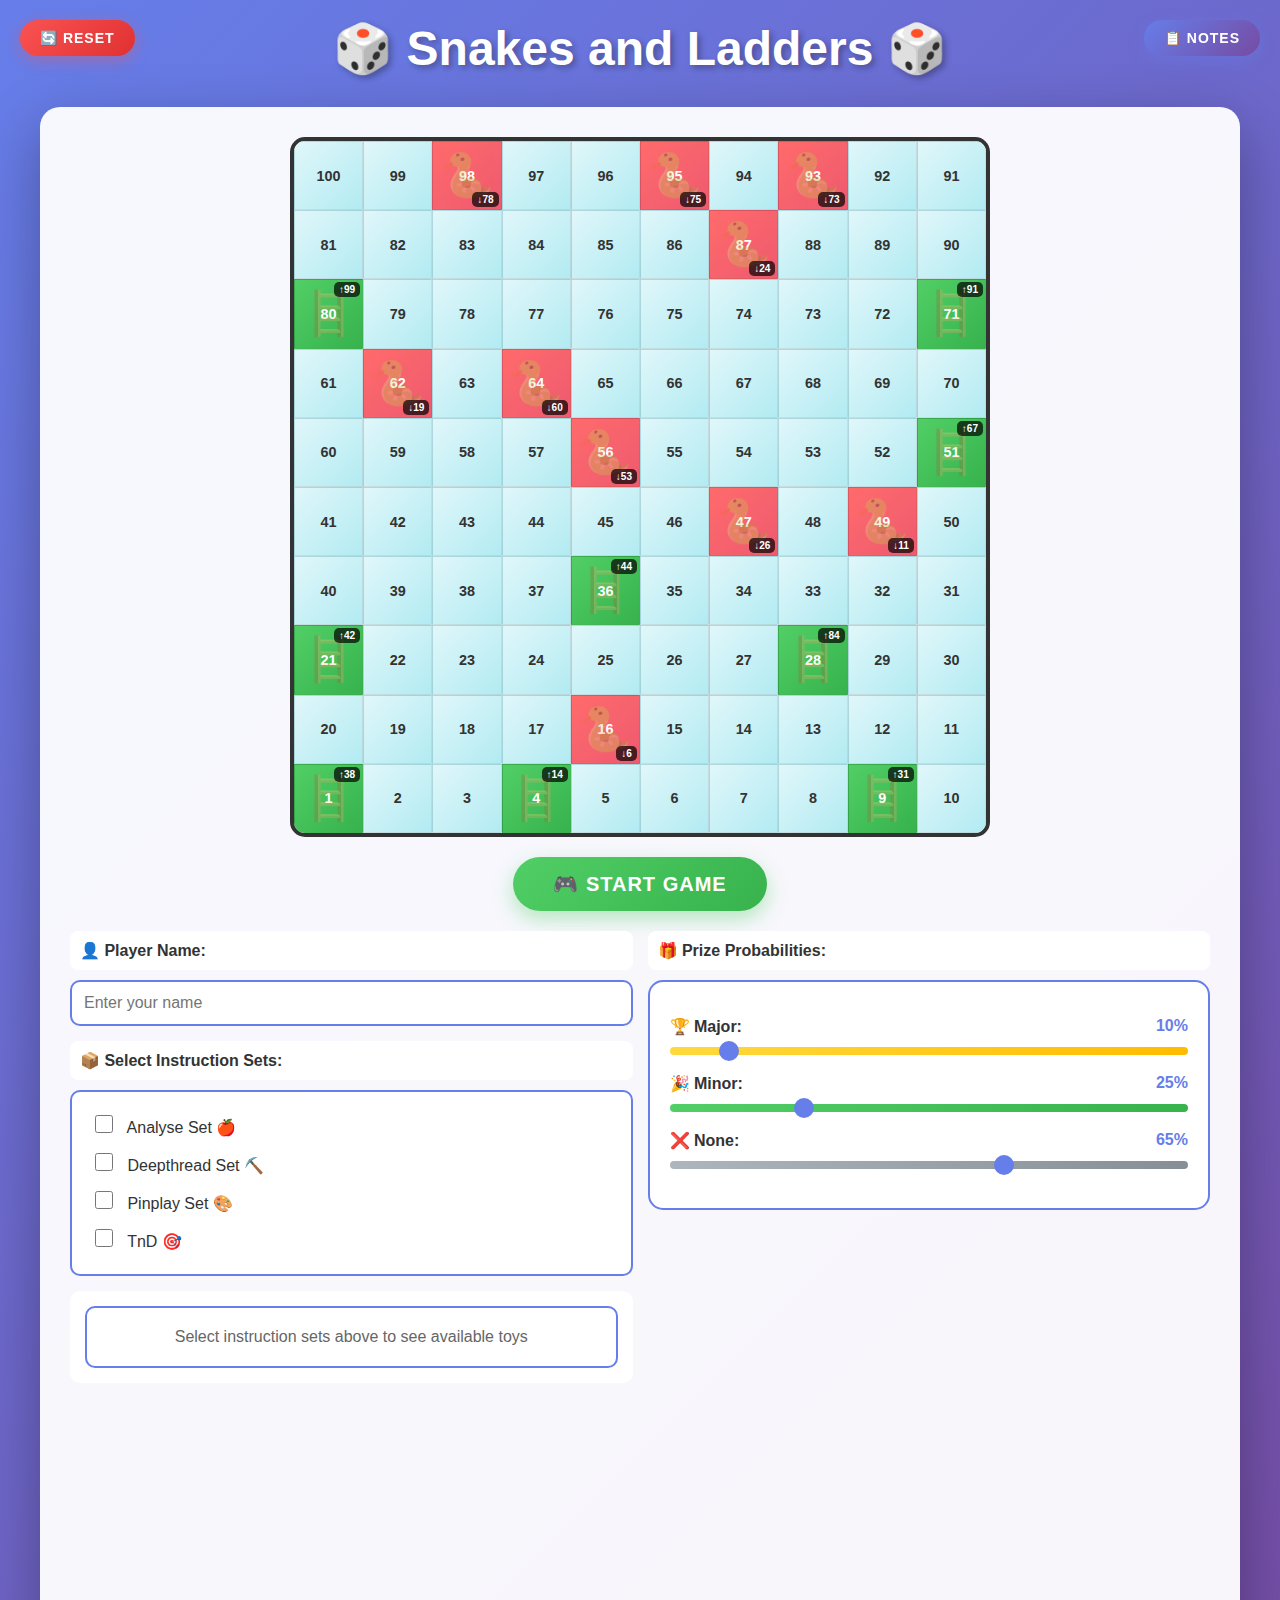
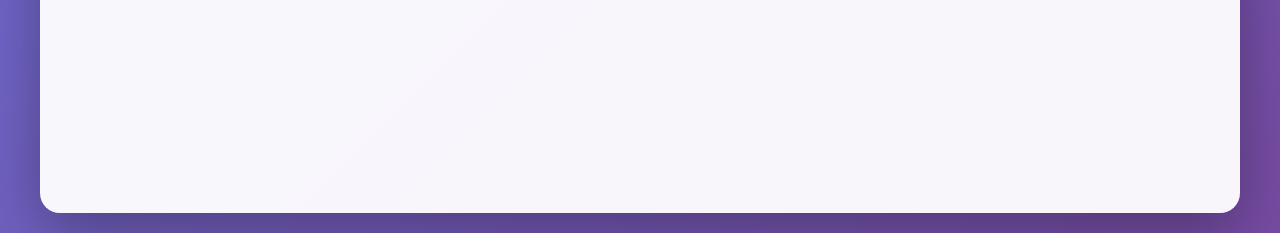
<file: indextest2.html>
<!DOCTYPE html>
<html lang="en">
<head>
    <meta charset="UTF-8">
    <meta name="viewport" content="width=device-width, initial-scale=1.0">
    <title>Snakes and Ladders</title>
    <style>
* { 
    margin: 0; 
    padding: 0; 
    box-sizing: border-box; 
}

body { 
    font-family: 'Segoe UI', sans-serif; 
    display: flex; 
    flex-direction: column; 
    align-items: center; 
    min-height: 100vh; 
    padding: 20px; 
    background: linear-gradient(135deg, #667eea 0%, #764ba2 100%); 
    color: #fff; 
}

h1 { 
    font-size: 3em; 
    margin-bottom: 30px; 
    text-shadow: 3px 3px 6px rgba(0,0,0,0.3); 
    animation: float 3s ease-in-out infinite; 
}

@keyframes float { 
    0%, 100% { transform: translateY(0); } 
    50% { transform: translateY(-10px); } 
}

#gameContainer { 
    background: rgba(255,255,255,0.95); 
    padding: 30px; 
    border-radius: 20px; 
    box-shadow: 0 20px 60px rgba(0,0,0,0.3); 
    max-width: 1200px; 
    width: 100%; 
}

#board { 
    display: grid; 
    grid-template-columns: repeat(10, 1fr); 
    grid-template-rows: repeat(10, 1fr); 
    border: 4px solid #333; 
    border-radius: 15px; 
    margin: 0 auto 20px; 
    width: 100%; 
    max-width: 700px; 
    aspect-ratio: 1; 
    background: #fff; 
    box-shadow: inset 0 0 20px rgba(0,0,0,0.1); 
    overflow: hidden; 
}

.square { 
    display: flex; 
    justify-content: center; 
    align-items: center; 
    border: 1px solid rgba(0,0,0,0.1); 
    background: linear-gradient(135deg, #e0f7fa 0%, #b2ebf2 100%); 
    font-weight: bold; 
    font-size: 0.9em; 
    color: #333; 
    position: relative; 
    transition: all 0.3s ease; 
}

.square:hover { 
    transform: scale(1.05); 
    z-index: 5; 
}

.snake { 
    background: linear-gradient(135deg, #ff6b6b 0%, #ee5a6f 100%); 
    color: white; 
}

.snake::before { 
    content: '🐍'; 
    position: absolute; 
    font-size: 3em; 
    opacity: 0.3; 
}

.snake::after { 
    content: attr(data-destination); 
    position: absolute; 
    bottom: 2px; 
    right: 2px; 
    background: rgba(0,0,0,0.7); 
    color: white; 
    font-size: 0.7em; 
    padding: 2px 5px; 
    border-radius: 5px; 
    font-weight: bold; 
}

.ladder { 
    background: linear-gradient(135deg, #51cf66 0%, #37b24d 100%); 
    color: white; 
}

.ladder::before { 
    content: '🪜'; 
    position: absolute; 
    font-size: 3em; 
    opacity: 0.3; 
}

.ladder::after { 
    content: attr(data-destination); 
    position: absolute; 
    top: 2px; 
    right: 2px; 
    background: rgba(0,0,0,0.7); 
    color: white; 
    font-size: 0.7em; 
    padding: 2px 5px; 
    border-radius: 5px; 
    font-weight: bold; 
}

.player { 
    width: 30px; 
    height: 30px; 
    background: radial-gradient(circle, #4dabf7 0%, #1864ab 100%); 
    border-radius: 50%; 
    position: absolute; 
    z-index: 10; 
    box-shadow: 0 4px 8px rgba(0,0,0,0.3); 
    animation: pulse 1s ease-in-out infinite; 
    border: 3px solid white; 
}

@keyframes pulse { 
    0%, 100% { transform: scale(1); } 
    50% { transform: scale(1.1); } 
}

#controls { 
    display: flex; 
    flex-direction: column; 
    align-items: center; 
    gap: 15px; 
    margin-bottom: 20px; 
}

button { 
    padding: 15px 40px; 
    font-size: 20px; 
    font-weight: bold; 
    cursor: pointer; 
    color: white; 
    border: none; 
    border-radius: 50px; 
    transition: all 0.3s ease; 
    text-transform: uppercase; 
    letter-spacing: 1px; 
}

#startButton { 
    background: linear-gradient(135deg, #51cf66 0%, #37b24d 100%); 
    box-shadow: 0 8px 20px rgba(81,207,102,0.4); 
}

#startButton:hover:not(:disabled) { 
    transform: translateY(-2px); 
    box-shadow: 0 12px 25px rgba(81,207,102,0.5); 
}

#rollDice { 
    background: linear-gradient(135deg, #4facfe 0%, #00f2fe 100%); 
    box-shadow: 0 8px 20px rgba(79,172,254,0.4); 
}

#rollDice:hover:not(:disabled) { 
    transform: translateY(-2px); 
    box-shadow: 0 12px 25px rgba(79,172,254,0.5); 
}

button:disabled { 
    background: linear-gradient(135deg, #adb5bd 0%, #868e96 100%); 
    cursor: not-allowed; 
    box-shadow: none; 
}

#diceResult { 
    font-size: 28px; 
    font-weight: bold; 
    padding: 15px 30px; 
    background: linear-gradient(135deg, #ffd93d 0%, #ffbc00 100%); 
    border-radius: 15px; 
    color: #333; 
    box-shadow: 0 4px 15px rgba(255,188,0,0.3); 
    min-width: 150px; 
    text-align: center; 
}

#instructions { 
    margin-top: 20px; 
    font-size: 18px; 
    text-align: left; 
    min-height: 80px; 
    padding: 50px 80px; 
    background: linear-gradient(135deg, #f8f9fa 0%, #e9ecef 100%); 
    border-radius: 15px; 
    color: #333; 
    box-shadow: 0 4px 15px rgba(0,0,0,0.1); 
    display: none; 
    line-height: 1.8; 
    max-width: 900px; 
    margin-left: auto; 
    margin-right: auto; 
}

#instructions.active { 
    display: block; 
}

#instructions img { 
    margin: 40px 0; 
    max-width: 100%; 
    height: auto; 
    border-radius: 10px; 
    box-shadow: 0 4px 10px rgba(0,0,0,0.2); 
}

#instructions p { 
    margin: 25px 0; 
    font-size: 17px; 
    line-height: 2; 
}

#instructions strong { 
    font-size: 26px; 
    display: block; 
    margin-bottom: 20px; 
    text-align: center; 
    color: #667eea; 
}

#continueButton { 
    margin-top: 15px; 
    padding: 12px 30px; 
    font-size: 18px; 
    background: linear-gradient(135deg, #fa5252 0%, #e03131 100%); 
    box-shadow: 0 6px 20px rgba(250,82,82,0.4); 
    display: block; 
    margin-left: auto; 
    margin-right: auto; 
}

#continueButton:hover { 
    transform: translateY(-2px); 
    box-shadow: 0 8px 25px rgba(250,82,82,0.5); 
}

#buttoncontainer { 
    margin-top: 20px; 
    display: flex; 
    gap: 15px; 
    justify-content: center; 
    flex-wrap: wrap; 
    width: 100%; 
}

.settings-column-left, .settings-column-right { 
    width: 100%; 
    max-width: 900px; 
}

.settings-column-left {
    margin-bottom: 400px;
}

@media (min-width: 900px) {
    #buttoncontainer { 
        max-width: 1200px; 
        margin-left: auto; 
        margin-right: auto; 
        flex-wrap: nowrap; 
    }
    .settings-column-left { 
        width: 50%; 
        max-width: none; 
    }
    .settings-column-right { 
        width: 50%; 
        max-width: none; 
    }
}

.prize-settings { 
    margin-top: 0px; 
    padding: 20px; 
    background: white; 
    border-radius: 15px; 
    border: 2px solid #667eea; 
}

.prize-settings h3 { 
    color: #667eea; 
    margin-bottom: 15px; 
    text-align: center; 
    display: none;
}

.slider-container { 
    margin: 15px 0; 
}

.slider-label { 
    display: flex; 
    justify-content: space-between; 
    margin-bottom: 5px; 
    color: #333; 
    font-weight: bold; 
}

.slider-label .percentage { 
    color: #667eea; 
}

input[type="range"] { 
    width: 100%; 
    height: 8px; 
    border-radius: 5px; 
    outline: none; 
    -webkit-appearance: none; 
}

input[type="range"]::-webkit-slider-thumb { 
    -webkit-appearance: none; 
    width: 20px; 
    height: 20px; 
    border-radius: 50%; 
    background: #667eea; 
    cursor: pointer; 
}

input[type="range"]::-moz-range-thumb { 
    width: 20px; 
    height: 20px; 
    border-radius: 50%; 
    background: #667eea; 
    cursor: pointer; 
}

#minorSlider { 
    background: linear-gradient(to right, #51cf66, #37b24d); 
}

#majorSlider { 
    background: linear-gradient(to right, #ffd93d, #ffbc00); 
}

#noPrizeSlider { 
    background: linear-gradient(to right, #adb5bd, #868e96); 
}

.toy-library-item { 
    border: 2px solid #e9ecef; 
    border-radius: 10px; 
    padding: 8px; 
    margin-bottom: 8px; 
    transition: all 0.3s ease; 
}

.toy-library-item:hover { 
    border-color: #667eea; 
    box-shadow: 0 4px 12px rgba(102,126,234,0.2); 
}

.toy-header { 
    display: flex; 
    align-items: center; 
    gap: 10px; 
    font-size: 1em; 
    font-weight: bold; 
    color: #333; 
    margin-bottom: 6px; 
}

.toy-checkbox-wrapper { 
    display: flex; 
    align-items: center; 
}

.toy-checkbox-wrapper input[type="checkbox"] { 
    width: 18px; 
    height: 18px; 
    margin: 0; 
    cursor: pointer; 
    accent-color: #51cf66; 
}

.toy-name { 
    flex: 1; 
}

.toy-controls { 
    display: flex; 
    gap: 8px; 
    align-items: center; 
    flex-wrap: wrap; 
    margin-left: 28px; 
    margin-bottom: 6px; 
}

.toy-controls label { 
    font-size: 0.85em; 
    color: #333; 
    font-weight: 600; 
}

.toy-controls input[type="number"] { 
    width: 55px; 
    padding: 4px; 
    border: 2px solid #667eea; 
    border-radius: 6px; 
    text-align: center; 
}

.set-difficulty { 
    margin-left: 28px; 
    padding: 6px; 
    background: #f8f9fa; 
    border-radius: 6px; 
    margin-top: 6px; 
}

.toy-controls input[type="number"]:disabled { 
    opacity: 0.5;
    cursor: default;
    background: #f8f9fa;
}

.difficulty-row select:disabled {
    opacity: 0.5;
    cursor: default;
    background: #f8f9fa;
}

.advanced-settings input:disabled {
    opacity: 0.5;
    cursor: default;
    background: #f8f9fa;
}

.set-difficulty input[type="checkbox"]:disabled {
    opacity: 0.5;
    cursor: default;
}

.set-difficulty input[type="checkbox"]:disabled + span,
.set-difficulty-item:has(input[type="checkbox"]:disabled) {
    opacity: 0.5;
}

.set-difficulty-item { 
    padding: 4px 0; 
    border-bottom: 1px solid #e9ecef; 
}

.set-difficulty-item:last-child { 
    border-bottom: none; 
}

.difficulty-row { 
    display: flex; 
    justify-content: space-between; 
    align-items: center; 
}

.difficulty-row > span { 
    font-weight: 600; 
    color: #495057; 
    font-size: 0.9em; 
}

.difficulty-controls { 
    display: flex; 
    gap: 8px; 
    align-items: center; 
}

.difficulty-row select { 
    padding: 3px 6px; 
    border: 2px solid #667eea; 
    border-radius: 4px; 
    background: white; 
    color: #333; 
    cursor: pointer; 
    font-size: 0.9em; 
}

.gear-btn { 
    background: #667eea; 
    color: white; 
    border: none; 
    width: 24px; 
    height: 24px; 
    border-radius: 6px; 
    cursor: pointer; 
    font-size: 12px; 
    display: flex; 
    align-items: center; 
    justify-content: center; 
    transition: background 0.2s ease; 
}

.gear-btn:hover { 
    background: #5568d3; 
}

.gear-btn.active { 
    background: #51cf66; 
}

.gear-btn:disabled { 
    background: #adb5bd; 
    cursor: default; 
    opacity: 0.5; 
}

.gear-btn:disabled:hover { 
    background: #adb5bd; 
}

.advanced-settings { 
    margin-left: 20px; 
    padding: 6px 10px; 
    background: white; 
    border-radius: 4px; 
    border-left: 3px solid #667eea; 
    font-size: 0.8em; 
    color: #666; 
    display: none; 
    gap: 12px; 
    margin-top: 6px; 
}

.advanced-settings.visible { 
    display: flex; 
}

.advanced-settings label { 
    display: flex; 
    align-items: center; 
    gap: 4px; 
}

.advanced-settings input { 
    width: 45px; 
    padding: 2px 4px; 
    border: 1px solid #dee2e6; 
    border-radius: 3px; 
    text-align: center; 
}

#toyLibraryContainer { 
    background: white; 
    border-radius: 10px; 
    padding: 15px; 
    color: #333;
}

.metronome-container { 
    margin: 20px 0; 
    padding: 20px; 
    background: linear-gradient(135deg, #4facfe 0%, #00f2fe 100%); 
    border-radius: 15px; 
    box-shadow: 0 4px 15px rgba(79,172,254,0.3); 
}

.metronome-display { 
    font-size: 48px; 
    font-weight: bold; 
    color: white; 
    text-align: center; 
    margin: 15px 0; 
    min-height: 60px; 
    display: flex; 
    align-items: center; 
    justify-content: center; 
}

.metronome-beat { 
    width: 80px; 
    height: 80px; 
    border-radius: 50%; 
    background: rgba(255,255,255,0.3); 
    margin: 0 auto; 
    transition: all 0.1s ease; 
}

.metronome-beat.active { 
    background: white; 
    transform: scale(1.2); 
    box-shadow: 0 0 20px rgba(255,255,255,0.8); 
}

.metronome-btn { 
    padding: 12px 30px; 
    font-size: 18px; 
    background: white; 
    color: #4facfe; 
    box-shadow: 0 4px 15px rgba(0,0,0,0.2); 
    margin: 10px auto; 
    display: block; 
}

.metronome-btn:hover:not(:disabled) { 
    transform: translateY(-2px); 
    box-shadow: 0 6px 20px rgba(0,0,0,0.3); 
}

.metronome-btn:disabled { 
    opacity: 0.5; 
}

.modal { 
    display: none; 
    position: fixed; 
    z-index: 2000; 
    left: 0; 
    top: 0; 
    width: 100%; 
    height: 100%; 
    background-color: rgba(0,0,0,0.7); 
    backdrop-filter: blur(5px); 
    padding-top: 60px; 
}

.modal-content { 
    background: linear-gradient(135deg, #fff 0%, #f8f9fa 100%); 
    margin: 5% auto; 
    padding: 30px; 
    width: 80%; 
    max-width: 600px; 
    border-radius: 20px; 
    box-shadow: 0 20px 60px rgba(0,0,0,0.4); 
    color: #333; 
}

.modal-content h2 { 
    color: #667eea; 
    margin-bottom: 20px; 
}

.modal-content p { 
    line-height: 1.8; 
    margin-bottom: 15px; 
}

.close-btn { 
    color: #aaa; 
    float: right; 
    font-size: 32px; 
    font-weight: bold; 
    cursor: pointer; 
    transition: all 0.3s ease; 
}

.close-btn:hover { 
    color: #667eea; 
    transform: rotate(90deg); 
}

#patchNotesBtn, #resetBtn { 
    position: fixed; 
    top: 20px; 
    padding: 10px 20px; 
    font-size: 14px; 
    font-weight: 600; 
    z-index: 10; 
}

#patchNotesBtn { 
    right: 20px; 
    background: linear-gradient(135deg, #667eea 0%, #764ba2 100%); 
    box-shadow: 0 4px 15px rgba(102,126,234,0.4); 
}

#resetBtn { 
    left: 20px; 
    background: linear-gradient(135deg, #fa5252 0%, #e03131 100%); 
    box-shadow: 0 4px 15px rgba(250,82,82,0.4); 
}

.prize-result { 
    font-size: 2em; 
    text-align: center; 
    margin: 20px 0; 
    padding: 30px; 
    border-radius: 15px; 
    animation: prizeReveal 0.5s ease-out; 
}

@keyframes prizeReveal { 
    0% { transform: scale(0); opacity: 0; } 
    50% { transform: scale(1.2); } 
    100% { transform: scale(1); opacity: 1; } 
}

.prize-minor { 
    background: linear-gradient(135deg, #51cf66 0%, #37b24d 100%); 
    color: white; 
}

.prize-major { 
    background: linear-gradient(135deg, #ffd93d 0%, #ffbc00 100%); 
    color: #333; 
}

.prize-none { 
    background: linear-gradient(135deg, #adb5bd 0%, #868e96 100%); 
    color: white; 
}

.instruction-set-selector { 
    background: white; 
    border-radius: 10px; 
    padding: 15px; 
    border: 2px solid #667eea; 
    margin-bottom: 15px; 
}

.instruction-set-selector label { 
    display: block; 
    padding: 8px; 
    cursor: pointer; 
    color: #333; 
}

.instruction-set-selector input[type="checkbox"] { 
    margin-right: 10px; 
    width: 18px; 
    height: 18px; 
    accent-color: #667eea; 
}

@media (max-width: 600px) { 
    h1 { 
        font-size: 2em; 
    } 
    #gameContainer { 
        padding: 20px; 
    } 
    .square { 
        font-size: 0.7em; 
    } 
    .player { 
        width: 20px; 
        height: 20px; 
    } 
}
    </style>
</head>
<body>
    <h1>🎲 Snakes and Ladders 🎲</h1>
    <div id="gameContainer">
        <div id="board"></div>
        <div id="controls">
            <button id="startButton">🎮 Start Game</button>
            <button id="rollDice" style="display: none;">🎲 Roll Dice</button>
            <div id="diceResult" style="display: none;">Dice: -</div>
        </div>
        <div id="instructions"></div>
        <div id="buttoncontainer">
            <div class="settings-column-left">
                <label style="display: block; font-weight: bold; color: #333; margin-bottom: 10px; background: white; padding: 10px; border-radius: 8px;">👤 Player Name:</label>
                <input type="text" id="playerNameInput" placeholder="Enter your name" style="width: 100%; padding: 12px; border: 2px solid #667eea; border-radius: 10px; font-size: 16px; margin-bottom: 15px; box-sizing: border-box;">
                
                <label style="display: block; font-weight: bold; color: #333; margin-bottom: 10px; background: white; padding: 10px; border-radius: 8px;">📦 Select Instruction Sets:</label>
                <div id="instructionSetCheckboxes" class="instruction-set-selector">
                    <label><input type="checkbox" value="apple"> Analyse Set 🍎</label>
                    <label><input type="checkbox" value="digging"> Deepthread Set ⛏️</label>
                    <label><input type="checkbox" value="dressup"> Pinplay Set 🎨</label>
                    <label><input type="checkbox" value="tnd"> TnD 🎯</label>
                </div>

                <div id="toyLibraryContainer"></div>
            </div>
            
            <div class="settings-column-right">
                <label style="display: block; font-weight: bold; color: #333; margin-bottom: 10px; background: white; padding: 10px; border-radius: 8px;">🎁 Prize Probabilities:</label>
                <div class="prize-settings">
                    <h3>🎁 Prize Probabilities</h3>
                    <div class="slider-container">
                        <div class="slider-label"><span>🏆 Major:</span><span class="percentage" id="majorPercent">10%</span></div>
                        <input type="range" id="majorSlider" min="0" max="100" value="10">
                    </div>
                    <div class="slider-container">
                        <div class="slider-label"><span>🎉 Minor:</span><span class="percentage" id="minorPercent">25%</span></div>
                        <input type="range" id="minorSlider" min="0" max="100" value="25">
                    </div>
                    <div class="slider-container">
                        <div class="slider-label"><span>❌ None:</span><span class="percentage" id="noPrizePercent">65%</span></div>
                        <input type="range" id="noPrizeSlider" min="0" max="100" value="65">
                    </div>
                </div>
            </div>
        </div>
    </div>
    <button id="resetBtn">🔄 Reset</button>
    <button id="patchNotesBtn">📋 Notes</button>
    
    <div id="patchNotesModal" class="modal">
        <div class="modal-content">
            <span class="close-btn">&times;</span>
            <h2>📋 Patch Notes</h2>
            <p><strong>Ver 0.5:</strong> Modifier system with add/remove chances & toy quantities</p>
        </div>
    </div>
    
    <div id="resetModal" class="modal">
        <div class="modal-content">
            <h2>⚠️ Reset Game?</h2>
            <p style="font-size: 18px; margin: 20px 0;">You will lose all progress!</p>
            <div style="display: flex; gap: 15px; justify-content: center; margin-top: 30px;">
                <button id="confirmReset" style="padding: 12px 30px; font-size: 16px; background: linear-gradient(135deg, #fa5252 0%, #e03131 100%); color: white; border: none; border-radius: 50px; cursor: pointer; font-weight: bold;">Yes</button>
                <button id="cancelReset" style="padding: 12px 30px; font-size: 16px; background: linear-gradient(135deg, #adb5bd 0%, #868e96 100%); color: white; border: none; border-radius: 50px; cursor: pointer; font-weight: bold;">Cancel</button>
            </div>
        </div>
    </div>
    
    <script>
// DOM Elements
const board = document.getElementById('board');
const diceResult = document.getElementById('diceResult');
const instructions = document.getElementById('instructions');
const startButton = document.getElementById('startButton');
const rollDiceButton = document.getElementById('rollDice');
const continueButton = document.createElement('button');
continueButton.id = "continueButton";
continueButton.textContent = "✓ Complete";

// Game Constants
const boardSize = 10;
const totalSquares = 100;
const player = document.createElement('div');
player.classList.add('player');

const snakes = {16:6, 47:26, 49:11, 56:53, 62:19, 64:60, 87:24, 93:73, 95:75, 98:78};
const ladders = {1:38, 4:14, 9:31, 21:42, 28:84, 36:44, 51:67, 71:91, 80:99};

// Game State
let audioContext = null;
let currentMetronomeTask = null;
let toyDifficulties = {};
let gameStarted = false;
let playerPosition = 0;
let selectedSets = [];
let toySelections = {};
let prizeSettings = {major: 20, minor: 30, noPrize: 50};
let toyQuantities = {};
let toyModifiers = {};
let advancedSettingsOpen = false;
let playerName = '';
let toySetEnabled = {};
let toyChecked = {};

// Body part capacity system
const bodyParts = {
    Mo: { name: "Mo", capacity: 1, occupied: 0, items: [] },
    Ba: { name: "Ba", capacity: 1, occupied: 0, items: [] },
    Bu: { name: "Bu", capacity: 1, occupied: 0, items: [] },
    As: { name: "As", capacity: 1, occupied: 0, items: [] },
    Ni: { name: "Ni", capacity: 1, occupied: 0, items: [] },
    Ha: { name: "Ha", capacity: 1, occupied: 0, items: [] },
    Bo: { name: "Bo", capacity: 1, occupied: 0, items: [] }
};

const toyCapacity = {
    basketball: 1,
    soccerball: 1,
    jumprope: 1,
    climbingrope: 1,
    stickers: 0.05,
    silly_shirt: 1,
    wristband: 1,
    hand: 1,
    stick_a: 1,
    stick_m: 1,
    metal_stick: 1,
    tail: 1,
    vibranium: 1
};

function isToyWearable(toyId) {
    return toyCapacity.hasOwnProperty(toyId);
}

let bodyPartState = JSON.parse(JSON.stringify(bodyParts));

function getTaskConditions() {
    return {
        name: playerName || 'Player',
        isHolding: (toyId) => {
            for (const part of Object.values(bodyPartState)) {
                if (part.items.includes(toyId)) return true;
            }
            return false;
        },
        getBodyPartsHolding: (toyId) => {
            const parts = [];
            for (const [partKey, part] of Object.entries(bodyPartState)) {
                if (part.items.includes(toyId)) {
                    parts.push({ key: partKey, name: part.name });
                }
            }
            return parts;
        },
        isBodyPartOccupied: (bodyPartKey) => {
            return bodyPartState[bodyPartKey] && bodyPartState[bodyPartKey].occupied > 0;
        },
        canBodyPartHold: (bodyPartKey, toyId) => {
            return canAddToyToBodyPart(bodyPartKey, toyId);
        },
        getAllHeldItems: () => {
            const items = [];
            for (const part of Object.values(bodyPartState)) {
                items.push(...part.items);
            }
            return items;
        },
        getBodyPartState: () => bodyPartState
    };
}

// Instruction Sets
const instructionSets = {
    dressup: {
        name: "Pinplay Set",
        toys: [
            {id: "stickers", name: "Clothestickers 🎨"},
            {id: "silly_shirt", name: "Clampshirt 👕"},
            {id: "wristband", name: "Spikeyband ⌚"},
            {id: "hand", name: "Hand ✋"},
            {id: "vibranium", name: "Vibranium 💎"}
        ],
        tasks: {
            stickers: [
                {getDifficulty: d => `<strong>Clothesticker Challenge</strong><p>Apply ${d=='easy'?3:d=='medium'?5:8} clothestickers to yourself.</p><img src="https://picsum.photos/seed/sticker1/800/600"/>`},
                {type: 'add'},
                {type: 'remove'}
            ],
            silly_shirt: [
                {getDifficulty: d => `<strong>Wear the Clampshirt</strong><p>Put on the clampshirt and pose for ${d=='easy'?5:d=='medium'?10:15} seconds.</p><img src="https://picsum.photos/seed/shirt1/800/600"/>`},
                {type: 'add'},
                {type: 'remove'}
            ],
            wristband: [
                {getDifficulty: d => `<strong>Spikeyband Spin</strong><p>Spin the spikeyband around your wrist ${d=='easy'?5:d=='medium'?10:15} times.</p><img src="https://picsum.photos/seed/wrist1/800/600"/>`}
            ],
            hand: [
                {getDifficulty: d => `<strong>Hand Wave</strong><p>Wave your hand ${d=='easy'?10:d=='medium'?15:20} times.</p><img src="https://picsum.photos/seed/hand1/800/600"/>`},
                {type: 'redlight', getDifficulty: d => d=='easy'?15000:d=='medium'?20000:25000}
            ],
            vibranium: [
                {getDifficulty: d => `<strong>Vibranium Hold</strong><p>Hold the vibranium steady for ${d=='easy'?5:d=='medium'?10:15} seconds.</p><img src="https://picsum.photos/seed/vibranium1/800/600"/>`}
            ]
        }
    },
    apple: {
        name: "Analyse Set",
        toys: [
            {id: "stick_a", name: "Dillstick A 🪵"},
            {id: "metal_stick", name: "Metal Dillstick 🔩"},
            {id: "tail", name: "Plugtail 🦊"},
            {id: "vibranium", name: "Vibranium 💎"}
        ],
        tasks: {
            stick_a: [
                {getDifficulty: d => `<strong>Dillstick A Balance</strong><p>Balance the dillstick A on your hand for ${d=='easy'?3:d=='medium'?5:8} seconds.</p><img src="https://picsum.photos/seed/stick1/800/600"/>`},
                {type: 'add'},
                {type: 'remove'}
            ],
            metal_stick: [
                {getDifficulty: d => `<strong>Metal Dillstick Tap</strong><p>Tap the metal dillstick on the ground ${d=='easy'?10:d=='medium'?15:20} times.</p><img src="https://picsum.photos/seed/metal1/800/600"/>`},
                {type: 'add'},
                {type: 'remove'}
            ],
            tail: [
                {getDifficulty: d => `<strong>Plugtail Wag</strong><p>Wag your plugtail ${d=='easy'?5:d=='medium'?10:15} times.</p><img src="https://picsum.photos/seed/tail1/800/600"/>`},
                {type: 'add'},
                {type: 'remove'}
            ],
            vibranium: [
                {getDifficulty: d => `<strong>Vibranium Shake</strong><p>Shake the vibranium ${d=='easy'?5:d=='medium'?10:15} times.</p><img src="https://picsum.photos/seed/vibranium2/800/600"/>`}
            ]
        }
    },
    digging: {
        name: "Deepthread Set",
        toys: [
            {id: "stick_m", name: "Dillstick M 🪵"},
            {id: "hand", name: "Hand ✋"}
        ],
        tasks: {
            stick_m: [
                {getDifficulty: d => `<strong>Dig with Dillstick M</strong><p>Use the dillstick M to make ${d=='easy'?3:d=='medium'?5:8} digging motions.</p><img src="https://picsum.photos/seed/dig1/800/600"/>`},
                {type: 'add'},
                {type: 'remove'}
            ],
            hand: [
                {getDifficulty: d => `<strong>Hand Digging</strong><p>Make digging motions with your hands ${d=='easy'?10:d=='medium'?15:20} times.</p><img src="https://picsum.photos/seed/dighand1/800/600"/>`}
            ]
        }
    },
    tnd: {
        name: "TnD",
        toys: [
            {id: "vibranium", name: "Vibranium 💎"},
            {id: "hand", name: "Hand ✋"}
        ],
        tasks: {
            vibranium: [
                {getDifficulty: d => `<strong>Vibranium Control</strong><p>Control the vibranium settings for ${d=='easy'?10:d=='medium'?20:30} seconds.</p><img src="https://picsum.photos/seed/vibranium3/800/600"/>`}
            ],
            hand: [
                {getDifficulty: d => `<strong>Hand Gesture</strong><p>Make hand gestures ${d=='easy'?8:d=='medium'?12:16} times.</p><img src="https://picsum.photos/seed/handtnd1/800/600"/>`}
            ]
        }
    }
};

// Storage Functions
function saveGameState() {
    localStorage.setItem('snakesLaddersGameState', JSON.stringify({
        gameStarted,
        playerPosition,
        selectedSets,
        toySelections,
        toyDifficulties,
        prizeSettings,
        toyQuantities,
        toyModifiers,
        advancedSettingsOpen,
        bodyPartState,
        playerName,
        toySetEnabled,
        toyChecked,
        diceResultText: diceResult.textContent,
        currentInstruction: instructions.innerHTML,
        instructionsActive: instructions.classList.contains('active'),
        lastTaskInfo: window.lastTaskInfo || null
    }));
}

function loadGameState() {
    const saved = localStorage.getItem('snakesLaddersGameState');
    if (!saved) return false;
    
    try {
        const gs = JSON.parse(saved);
        gameStarted = gs.gameStarted;
        playerPosition = gs.playerPosition;
        selectedSets = gs.selectedSets || [];
        toySelections = gs.toySelections || {};
        toyDifficulties = gs.toyDifficulties || {};
        toyQuantities = gs.toyQuantities || {};
        toyModifiers = gs.toyModifiers || {};
        advancedSettingsOpen = gs.advancedSettingsOpen || false;
        playerName = gs.playerName || '';
        toySetEnabled = gs.toySetEnabled || {};
        toyChecked = gs.toyChecked || {};
        
        if (gs.bodyPartState) {
            bodyPartState = gs.bodyPartState;
        }
        
        if (gs.prizeSettings) {
            prizeSettings = gs.prizeSettings;
            updateSliderDisplays(true);
        }
        
        document.querySelectorAll('#instructionSetCheckboxes input').forEach(cb => {
            cb.checked = selectedSets.includes(cb.value);
        });
        
        if (gameStarted) {
            startButton.style.display = 'none';
            rollDiceButton.style.display = 'block';
            diceResult.style.display = 'block';
            diceResult.textContent = gs.diceResultText || 'Dice: -';
            
            const leftCol = document.querySelector('.settings-column-left');
            const rightCol = document.querySelector('.settings-column-right');
            if (leftCol) leftCol.style.display = 'none';
            if (rightCol) rightCol.style.display = 'none';
            
            createBoard();
            
            if (playerPosition > 0) {
                const sq = document.getElementById(`square-${playerPosition}`);
                if (sq) sq.appendChild(player);
            }
            
            if (gs.lastTaskInfo && gs.lastTaskInfo.taskType) {
                window.lastTaskInfo = gs.lastTaskInfo;
                instructions.classList.add('active');
                
                if (gs.lastTaskInfo.taskType === 'metronome') {
                    currentMetronomeTask = createMetronomeTask(gs.lastTaskInfo.beatCount);
                    instructions.innerHTML = '';
                    instructions.appendChild(currentMetronomeTask.element);
                } else if (gs.lastTaskInfo.taskType === 'redlight') {
                    currentMetronomeTask = createRedLightGreenLightTask(gs.lastTaskInfo.duration);
                    instructions.innerHTML = '';
                    instructions.appendChild(currentMetronomeTask.element);
                } else if (gs.currentInstruction) {
                    instructions.innerHTML = gs.currentInstruction;
                }
            } else if (gs.currentInstruction && gs.currentInstruction.trim() !== '') {
                instructions.innerHTML = gs.currentInstruction;
                if (gs.instructionsActive) instructions.classList.add('active');
            }
        } else {
            document.getElementById('playerNameInput').value = playerName;
            renderToyLibrary();
        }
        
        return true;
    } catch (e) {
        console.error('Load error:', e);
        return false;
    }
}

// Prize Functions
function updateSliderDisplays(skipSave = false) {
    prizeSettings.minor = Math.round(prizeSettings.minor * 10) / 10;
    prizeSettings.major = Math.round(prizeSettings.major * 10) / 10;
    prizeSettings.noPrize = Math.round(prizeSettings.noPrize * 10) / 10;
    
    document.getElementById('minorPercent').textContent = prizeSettings.minor.toFixed(1) + '%';
    document.getElementById('majorPercent').textContent = prizeSettings.major.toFixed(1) + '%';
    document.getElementById('noPrizePercent').textContent = prizeSettings.noPrize.toFixed(1) + '%';
    
    document.getElementById('minorSlider').value = prizeSettings.minor;
    document.getElementById('majorSlider').value = prizeSettings.major;
    document.getElementById('noPrizeSlider').value = prizeSettings.noPrize;
    
    if (!skipSave) saveGameState();
}

document.getElementById('minorSlider').addEventListener('input', function() {
    const newMinor = Math.round(parseFloat(this.value));
    const maxAllowed = 100 - Math.round(prizeSettings.major);
    prizeSettings.minor = newMinor > maxAllowed ? maxAllowed : newMinor;
    prizeSettings.noPrize = 100 - prizeSettings.minor - prizeSettings.major;
    updateSliderDisplays();
});

document.getElementById('majorSlider').addEventListener('input', function() {
    const newMajor = Math.round(parseFloat(this.value));
    const maxAllowed = 100 - Math.round(prizeSettings.minor);
    prizeSettings.major = newMajor > maxAllowed ? maxAllowed : newMajor;
    prizeSettings.noPrize = 100 - prizeSettings.minor - prizeSettings.major;
    updateSliderDisplays();
});

document.getElementById('noPrizeSlider').addEventListener('input', function() {
    const newNoPrize = Math.round(parseFloat(this.value));
    const available = 100 - newNoPrize;
    const currentTotal = Math.round(prizeSettings.minor) + Math.round(prizeSettings.major);
    
    if (available < currentTotal && currentTotal > 0) {
        const reduction = currentTotal - available;
        const minorProp = prizeSettings.minor / currentTotal;
        const majorProp = prizeSettings.major / currentTotal;
        prizeSettings.minor = Math.max(0, Math.round(prizeSettings.minor - reduction * minorProp));
        prizeSettings.major = Math.max(0, Math.round(prizeSettings.major - reduction * majorProp));
    } else if (available > currentTotal) {
        const increase = available - currentTotal;
        const half = increase / 2;
        prizeSettings.minor = Math.round(prizeSettings.minor + half);
        prizeSettings.major = Math.round(prizeSettings.major + half);
    }
    
    prizeSettings.noPrize = newNoPrize;
    updateSliderDisplays();
});

function determinePrize() {
    const roll = Math.random() * 100;
    return roll < prizeSettings.major ? 'major' : 
           roll < prizeSettings.major + prizeSettings.minor ? 'minor' : 'none';
}

function displayPrizeResult(prize) {
    return prize === 'major' ? 
        '<div class="prize-result prize-major">🏆 MAJOR PRIZE! 🏆<br>Congratulations!</div>' :
        prize === 'minor' ? 
        '<div class="prize-result prize-minor">🎉 Minor Prize! 🎉<br>Nice job!</div>' :
        '<div class="prize-result prize-none">❌ No Prize<br>Better luck next time!</div>';
}

// Body Part Functions
function canAddToyToBodyPart(bodyPart, toyId) {
    const toySize = toyCapacity[toyId] || 0;
    const available = bodyPartState[bodyPart].capacity - bodyPartState[bodyPart].occupied;
    return available >= toySize;
}

function addToyToBodyPart(bodyPart, toyId) {
    const toySize = toyCapacity[toyId] || 0;
    if (canAddToyToBodyPart(bodyPart, toyId)) {
        bodyPartState[bodyPart].occupied += toySize;
        bodyPartState[bodyPart].items.push(toyId);
        saveGameState();
        return true;
    }
    return false;
}

function removeToyFromBodyPart(bodyPart, toyId) {
    const index = bodyPartState[bodyPart].items.indexOf(toyId);
    if (index > -1) {
        const toySize = toyCapacity[toyId] || 0;
        bodyPartState[bodyPart].occupied -= toySize;
        bodyPartState[bodyPart].items.splice(index, 1);
        saveGameState();
        return true;
    }
    return false;
}

function getAvailableBodyPartsForToy(toyId) {
    const toySize = toyCapacity[toyId] || 0;
    const available = [];
    
    for (const [partKey, part] of Object.entries(bodyPartState)) {
        const availableSpace = part.capacity - part.occupied;
        if (availableSpace >= toySize) {
            available.push({
                key: partKey,
                name: part.name,
                available: availableSpace
            });
        }
    }
    
    return available;
}

function getBodyPartsHoldingToy(toyId) {
    const holding = [];
    
    for (const [partKey, part] of Object.entries(bodyPartState)) {
        if (part.items.includes(toyId)) {
            holding.push({
                key: partKey,
                name: part.name
            });
        }
    }
    
    return holding;
}

// Add/Remove Task Functions
function createAddToyTask(toyKey, toyName) {
    const [setId, ...toyIdParts] = toyKey.split('_');
    const toyId = toyIdParts.join('_'); // Handle IDs like "stick_a" or "stick_m"
    
    let heldCount = 0;
    for (const part of Object.values(bodyPartState)) {
        heldCount += part.items.filter(item => item === toyId).length;
    }
    
    const totalAvailable = toyQuantities[toyKey] || 0;
    if (heldCount >= totalAvailable) {
        return null;
    }
    
    const availableParts = getAvailableBodyPartsForToy(toyId);
    
    if (availableParts.length === 0) {
        return null;
    }
    
    const targetPart = availableParts[Math.floor(Math.random() * availableParts.length)];
    
    return {
        type: 'add',
        toyId: toyId,
        toyKey: toyKey,
        toyName: toyName,
        bodyPart: targetPart.key,
        bodyPartName: targetPart.name,
        execute: function() {
            return addToyToBodyPart(this.bodyPart, this.toyId);
        },
        getHTML: function() {
            return `<strong>📥 Pick Up Task</strong><p>Pick up the ${this.toyName} and hold it in your ${this.bodyPartName}.</p><p style="color: #666; font-size: 0.9em;">This toy will stay with you until a task tells you to put it down.</p>`;
        }
    };
}

function createRemoveToyTask(toyKey, toyName) {
    const [setId, ...toyIdParts] = toyKey.split('_');
    const toyId = toyIdParts.join('_'); // Handle IDs like "stick_a" or "stick_m"
    const holdingParts = getBodyPartsHoldingToy(toyId);
    
    if (holdingParts.length === 0) {
        return null;
    }
    
    const targetPart = holdingParts[Math.floor(Math.random() * holdingParts.length)];
    
    return {
        type: 'remove',
        toyId: toyId,
        toyKey: toyKey,
        toyName: toyName,
        bodyPart: targetPart.key,
        bodyPartName: targetPart.name,
        execute: function() {
            return removeToyFromBodyPart(this.bodyPart, this.toyId);
        },
        getHTML: function() {
            return `<strong>📤 Put Down Task</strong><p>Put down the ${this.toyName} from your ${this.bodyPartName}.</p><p style="color: #666; font-size: 0.9em;">You can now use this body part freely again.</p>`;
        }
    };
}

function shouldRollAddTask(toyKey) {
    const modifier = toyModifiers[toyKey];
    if (!modifier) return false;
    const roll = Math.random() * 100;
    return roll < modifier.addChance;
}

function shouldRollRemoveTask(toyKey) {
    const modifier = toyModifiers[toyKey];
    if (!modifier) return false;
    const roll = Math.random() * 100;
    return roll < modifier.removeChance;
}

function toyHasAddRemoveTasks(toyKey) {
    const [setId, ...toyIdParts] = toyKey.split('_');
    const toyId = toyIdParts.join('_'); // Handle IDs like "stick_a" or "stick_m"
    
    if (!instructionSets[setId] || !instructionSets[setId].tasks[toyId]) return false;
    
    const tasks = instructionSets[setId].tasks[toyId];
    const hasAdd = tasks.some(task => task.type === 'add');
    const hasRemove = tasks.some(task => task.type === 'remove');
    
    return hasAdd && hasRemove;
}

function rollForAddRemoveTasks() {
    const addTasks = [];
    const removeTasks = [];
    
    for (const [toyKey, quantity] of Object.entries(toyQuantities)) {
        if (quantity > 0) {
            const [setId, ...toyIdParts] = toyKey.split('_');
            const toyId = toyIdParts.join('_'); // Handle IDs like "stick_a" or "stick_m"
            
            if (!isToyWearable(toyId)) continue;
            
            // Only process toys that have add/remove tasks defined
            if (!toyHasAddRemoveTasks(toyKey)) continue;
            
            if (shouldRollAddTask(toyKey)) {
                let toyName = toyId;
                
                if (instructionSets[setId]) {
                    const toy = instructionSets[setId].toys.find(t => t.id === toyId);
                    if (toy) toyName = toy.name;
                }
                
                const task = createAddToyTask(toyKey, toyName);
                if (task) addTasks.push(task);
            }
            
            if (shouldRollRemoveTask(toyKey)) {
                let toyName = toyId;
                
                if (instructionSets[setId]) {
                    const toy = instructionSets[setId].toys.find(t => t.id === toyId);
                    if (toy) toyName = toy.name;
                }
                
                const task = createRemoveToyTask(toyKey, toyName);
                if (task) removeTasks.push(task);
            }
        }
    }
    
    const allTasks = [...addTasks, ...removeTasks];
    if (allTasks.length > 0) {
        return allTasks[Math.floor(Math.random() * allTasks.length)];
    }
    
    return null;
}

// Metronome Task
function createMetronomeTask(beatCount) {
    let metronomeInterval = null;
    let countdownInterval = null;
    let isComplete = false;
    
    const wrapper = document.createElement('div');
    const textDiv = document.createElement('div');
    textDiv.innerHTML = '<strong>🏀 Bounce to the Beat!</strong><p>Bounce the basketball in rhythm.</p>';
    wrapper.appendChild(textDiv);
    
    const container = document.createElement('div');
    container.className = 'metronome-container';
    container.innerHTML = `
        <div class="metronome-beat" id="metronomeBeat"></div>
        <div class="metronome-display" id="metronomeDisplay">Ready?</div>
        <button class="metronome-btn" id="startMetronome">▶️ Start</button>
    `;
    wrapper.appendChild(container);
    
    const startBtn = container.querySelector('#startMetronome');
    const display = container.querySelector('#metronomeDisplay');
    const beat = container.querySelector('#metronomeBeat');
    
    startBtn.addEventListener('click', function() {
        startBtn.disabled = true;
        let count = 3;
        display.textContent = count;
        
        countdownInterval = setInterval(() => {
            count--;
            if (count > 0) {
                display.textContent = count;
            } else {
                clearInterval(countdownInterval);
                display.textContent = "Bounce!";
                startMetronome();
            }
        }, 1000);
    });
    
    function playBeep() {
        if (!audioContext) {
            audioContext = new (window.AudioContext || window.webkitAudioContext)();
        }
        const osc = audioContext.createOscillator();
        const gain = audioContext.createGain();
        osc.connect(gain);
        gain.connect(audioContext.destination);
        osc.type = 'sine';
        osc.frequency.value = 440;
        gain.gain.setValueAtTime(0.3, audioContext.currentTime);
        gain.gain.exponentialRampToValueAtTime(0.01, audioContext.currentTime + 0.05);
        osc.start(audioContext.currentTime);
        osc.stop(audioContext.currentTime + 0.05);
    }
    
    function startMetronome() {
        let beatsLeft = beatCount;
        const bpm = 100;
        const interval = 60000 / bpm;
        
        function doBeat() {
            beatsLeft--;
            beat.classList.add('active');
            playBeep();
            display.textContent = `${beatsLeft} bounces left`;
            
            setTimeout(() => {
                beat.classList.remove('active');
            }, 100);
            
            if (beatsLeft <= 0) {
                clearInterval(metronomeInterval);
                display.textContent = "Complete! ✓";
                isComplete = true;
                continueButton.disabled = false;
                continueButton.style.opacity = '1';
            }
        }
        
        doBeat();
        metronomeInterval = setInterval(doBeat, interval);
        continueButton.disabled = true;
        continueButton.style.opacity = '0.5';
    }
    
    return {
        element: wrapper,
        isComplete: () => isComplete,
        cleanup: () => {
            if (metronomeInterval) clearInterval(metronomeInterval);
            if (countdownInterval) clearInterval(countdownInterval);
        },
        hasStarted: () => startBtn.disabled
    };
}

// Red Light Green Light Task
function createRedLightGreenLightTask(totalDuration) {
    let gameInterval = null;
    let countdownInterval = null;
    let isComplete = false;
    let timeRemaining = totalDuration;
    
    const imagePatterns = [
        {image: 'chair.jpg', name: 'Chair', type: 'red'},
        {image: 'broom.jpg', name: 'Broom', type: 'green'},
        {image: 'hat.jpg', name: 'Hat', type: 'red'},
        {image: 'ball.jpg', name: 'Ball', type: 'green'},
        {image: 'books.jpg', name: 'Books', type: 'red'},
        {image: 'car.jpg', name: 'Car', type: 'green'},
        {image: 'tree.jpg', name: 'Tree', type: 'red'},
        {image: 'guitar.jpg', name: 'Guitar', type: 'green'},
        {image: 'apple.jpg', name: 'Apple', type: 'red'},
        {image: 'bike.jpg', name: 'Bike', type: 'green'}
    ];
    
    const lightPatterns = [
        {duration: 2000}, {duration: 1500}, {duration: 1500}, {duration: 2500},
        {duration: 1000}, {duration: 3000}, {duration: 2000}, {duration: 1500}
    ];
    
    const container = document.createElement('div');
    container.className = 'metronome-container';
    container.style.background = 'linear-gradient(135deg, #845ef7 0%, #5f3dc4 100%)';
    container.innerHTML = `
        <div><strong>🚦 Red Light, Green Light!</strong></div>
        <p style="color: white; margin: 10px 0;">🟢 GREEN = Jump! | 🔴 RED = Stop!</p>
        <div style="background: rgba(255, 255, 255, 0.2); border-radius: 15px; padding: 20px; margin: 15px 0;">
            <div style="width: 150px; height: 150px; margin: 0 auto 10px; background: white; border-radius: 10px; display: flex; align-items: center; justify-content: center; overflow: hidden;" id="imageContainer">
                <div style="font-size: 3em; color: #845ef7;">🚦</div>
            </div>
            <div style="color: white; font-size: 1.2em; font-weight: bold;" id="imageName">Get Ready!</div>
        </div>
        <div style="width: 120px; height: 120px; border-radius: 50%; background: rgba(255, 255, 255, 0.3); margin: 20px auto; display: flex; align-items: center; justify-content: center; font-size: 4em; transition: all 0.3s ease;" id="lightIndicator">⏸️</div>
        <div class="metronome-display" id="lightDisplay">Press Start!</div>
        <div style="color: white; font-size: 18px; margin: 10px 0;" id="timeDisplay"></div>
        <button class="metronome-btn" id="startRedLight">▶️ Start</button>
    `;
    
    const startBtn = container.querySelector('#startRedLight');
    const display = container.querySelector('#lightDisplay');
    const lightIndicator = container.querySelector('#lightIndicator');
    const timeDisplay = container.querySelector('#timeDisplay');
    const imageContainer = container.querySelector('#imageContainer');
    const imageName = container.querySelector('#imageName');
    
    startBtn.addEventListener('click', function() {
        startBtn.disabled = true;
        let count = 3;
        imageContainer.innerHTML = `<div style="font-size: 4em; color: #845ef7;">${count}</div>`;
        imageName.textContent = 'Starting...';
        lightIndicator.textContent = '⏳';
        display.textContent = 'Get ready...';
        
        countdownInterval = setInterval(() => {
            count--;
            if (count > 0) {
                imageContainer.innerHTML = `<div style="font-size: 4em; color: #845ef7;">${count}</div>`;
            } else {
                clearInterval(countdownInterval);
                startGame();
            }
        }, 1000);
    });
    
    function startGame() {
        let currentImageIndex = 0;
        let currentPatternIndex = 0;
        
        function showNextLight() {
            if (timeRemaining <= 0) {
                clearInterval(gameInterval);
                display.textContent = "Game Complete! ✓";
                lightIndicator.textContent = "✓";
                lightIndicator.style.background = "linear-gradient(135deg, #51cf66 0%, #37b24d 100%)";
                imageContainer.innerHTML = '<div style="font-size: 4em; color: #51cf66;">🎉</div>';
                imageName.textContent = "Great Job!";
                timeDisplay.textContent = "";
                isComplete = true;
                continueButton.disabled = false;
                continueButton.style.opacity = '1';
                return;
            }
            
            const currentImage = imagePatterns[currentImageIndex];
            const pattern = lightPatterns[currentPatternIndex];
            
            imageContainer.innerHTML = `<img src="${currentImage.image}" alt="${currentImage.name}" style="width: 100%; height: 100%; object-fit: cover;" onerror="this.style.display='none'; this.parentElement.innerHTML='<div style=\\'font-size: 3em; color: #845ef7;\\'>${currentImage.name[0]}</div>';">`;
            imageName.textContent = currentImage.name;
            lightIndicator.textContent = currentImage.type === 'green' ? '🟢' : '🔴';
            display.textContent = currentImage.type === 'green' ? 'GREEN LIGHT - JUMP!' : 'RED LIGHT - STOP!';
            
            if (currentImage.type === 'green') {
                lightIndicator.style.background = 'linear-gradient(135deg, #51cf66 0%, #37b24d 100%)';
                lightIndicator.style.transform = 'scale(1.2)';
            } else {
                lightIndicator.style.background = 'linear-gradient(135deg, #ff6b6b 0%, #ee5a6f 100%)';
                lightIndicator.style.transform = 'scale(1)';
            }
            
            const displayDuration = Math.min(pattern.duration, timeRemaining);
            timeRemaining -= displayDuration;
            timeDisplay.textContent = `${Math.ceil(timeRemaining / 1000)}s remaining`;
            
            setTimeout(() => {
                currentImageIndex++;
                if (currentImageIndex >= imagePatterns.length) {
                    currentImageIndex = 0;
                }
                currentPatternIndex++;
                if (currentPatternIndex >= lightPatterns.length) {
                    currentPatternIndex = 0;
                }
                showNextLight();
            }, displayDuration);
        }
        
        continueButton.disabled = true;
        continueButton.style.opacity = '0.5';
        showNextLight();
    }
    
    return {
        element: container,
        isComplete: () => isComplete,
        cleanup: () => {
            if (gameInterval) clearInterval(gameInterval);
            if (countdownInterval) clearInterval(countdownInterval);
        },
        hasStarted: () => startBtn.disabled
    };
}

// Board Functions
function createBoard() {
    let reverse = false;
    let currentNumber = 1;
    
    for (let row = 0; row < boardSize; row++) {
        for (let col = 0; col < boardSize; col++) {
            const actualCol = reverse ? boardSize - col - 1 : col;
            const square = document.createElement('div');
            square.classList.add('square');
            square.textContent = currentNumber;
            square.id = `square-${currentNumber}`;
            square.style.gridRow = boardSize - row;
            square.style.gridColumn = actualCol + 1;
            
            if (snakes[currentNumber]) {
                square.classList.add('snake');
                square.setAttribute('data-destination', '↓' + snakes[currentNumber]);
            } else if (ladders[currentNumber]) {
                square.classList.add('ladder');
                square.setAttribute('data-destination', '↑' + ladders[currentNumber]);
            }
            
            board.appendChild(square);
            currentNumber++;
        }
        reverse = !reverse;
    }
}

function animatePlayer(start, end, callback, instant = false) {
    if (instant) {
        const targetSquare = document.getElementById(`square-${end}`);
        if (targetSquare) targetSquare.appendChild(player);
        if (callback) callback();
        return;
    }
    
    let current = start;
    const step = current < end ? 1 : -1;
    
    const interval = setInterval(() => {
        current += step;
        const currentSquare = document.getElementById(`square-${current}`);
        if (currentSquare) currentSquare.appendChild(player);
        
        if (current === end) {
            clearInterval(interval);
            if (callback) callback();
        }
    }, 200);
}

// Toy Selection Functions
function getSelectedToys() {
    const allToys = [];
    for (const [toyKey, quantity] of Object.entries(toyQuantities)) {
        if (quantity > 0) {
            const [setId, toyId] = toyKey.split('_');
            
            if (toyChecked[toyId] && toySetEnabled[toyKey]) {
                allToys.push({
                    toyId,
                    setId,
                    difficulty: toyDifficulties[toyKey] || 'medium'
                });
            }
        }
    }
    return allToys;
}

function displayRandomInstruction() {
    const toys = getSelectedToys();
    
    if (currentMetronomeTask) {
        currentMetronomeTask.cleanup();
        currentMetronomeTask = null;
    }
    
    if (toys.length === 0) {
        instructions.classList.add('active');
        instructions.innerHTML = "<div>🎯 Select instruction sets and toys to get started!</div>";
        window.lastTaskInfo = null;
        return;
    }
    
    const randomToyObj = toys[Math.floor(Math.random() * toys.length)];
    const tasks = instructionSets[randomToyObj.setId].tasks[randomToyObj.toyId];
    
    if (!tasks || tasks.length === 0) {
        instructions.classList.add('active');
        instructions.innerHTML = "<div>No tasks available for this toy!</div>";
        window.lastTaskInfo = null;
        return;
    }
    
    const conditions = getTaskConditions();
    const availableTasks = tasks.filter(task => !task.canSelect || task.canSelect(conditions));
    
    if (availableTasks.length === 0) {
        instructions.classList.add('active');
        instructions.innerHTML = "<div>No available tasks for current conditions!</div>";
        window.lastTaskInfo = null;
        return;
    }
    
    const randomTask = availableTasks[Math.floor(Math.random() * availableTasks.length)];
    window.lastTaskInfo = {
        toyId: randomToyObj.toyId,
        setId: randomToyObj.setId,
        difficulty: randomToyObj.difficulty,
        taskType: randomTask.type || 'normal'
    };
    
    instructions.classList.add('active');
    
    if (randomTask.type === 'metronome') {
        const beatCount = randomTask.getDifficulty(randomToyObj.difficulty, conditions);
        window.lastTaskInfo.beatCount = beatCount;
        currentMetronomeTask = createMetronomeTask(beatCount);
        instructions.innerHTML = '';
        instructions.appendChild(currentMetronomeTask.element);
    } else if (randomTask.type === 'redlight') {
        const duration = randomTask.getDifficulty(randomToyObj.difficulty, conditions);
        window.lastTaskInfo.duration = duration;
        currentMetronomeTask = createRedLightGreenLightTask(duration);
        instructions.innerHTML = '';
        instructions.appendChild(currentMetronomeTask.element);
    } else {
        const content = randomTask.getDifficulty(randomToyObj.difficulty, conditions);
        instructions.innerHTML = content;
    }
}

function displayRandomInstructionWithAddRemove(addRemoveTask) {
    const toys = getSelectedToys();
    
    if (currentMetronomeTask) {
        currentMetronomeTask.cleanup();
        currentMetronomeTask = null;
    }
    
    if (toys.length === 0) {
        instructions.classList.add('active');
        instructions.innerHTML = "<div>🎯 Select instruction sets and toys to get started!</div>";
        window.lastTaskInfo = null;
        return;
    }
    
    const randomToyObj = toys[Math.floor(Math.random() * toys.length)];
    const tasks = instructionSets[randomToyObj.setId].tasks[randomToyObj.toyId];
    
    if (!tasks || tasks.length === 0) {
        instructions.classList.add('active');
        instructions.innerHTML = "<div>No tasks available for this toy!</div>";
        window.lastTaskInfo = null;
        return;
    }
    
    const conditions = getTaskConditions();
    const availableTasks = tasks.filter(task => !task.canSelect || task.canSelect(conditions));
    
    if (availableTasks.length === 0) {
        instructions.classList.add('active');
        instructions.innerHTML = "<div>No available tasks for current conditions!</div>";
        window.lastTaskInfo = null;
        return;
    }
    
    const randomTask = availableTasks[Math.floor(Math.random() * availableTasks.length)];
    window.lastTaskInfo = {
        toyId: randomToyObj.toyId,
        setId: randomToyObj.setId,
        difficulty: randomToyObj.difficulty,
        taskType: randomTask.type || 'normal'
    };
    
    instructions.classList.add('active');
    
    let addRemoveHTML = '';
    if (addRemoveTask) {
        const html = addRemoveTask.getHTML();
        const parser = new DOMParser();
        const doc = parser.parseFromString(html, 'text/html');
        const strong = doc.querySelector('strong');
        const paragraphs = doc.querySelectorAll('p');
        let text = '';
        if (strong) text += `<strong>${strong.textContent}</strong>`;
        paragraphs.forEach(p => text += `<p>${p.textContent}</p>`);
        addRemoveHTML = text;
    }
    
    if (randomTask.type === 'metronome') {
        const beatCount = randomTask.getDifficulty(randomToyObj.difficulty, conditions);
        window.lastTaskInfo.beatCount = beatCount;
        currentMetronomeTask = createMetronomeTask(beatCount);
        instructions.innerHTML = addRemoveHTML;
        instructions.appendChild(currentMetronomeTask.element);
    } else if (randomTask.type === 'redlight') {
        const duration = randomTask.getDifficulty(randomToyObj.difficulty, conditions);
        window.lastTaskInfo.duration = duration;
        currentMetronomeTask = createRedLightGreenLightTask(duration);
        instructions.innerHTML = addRemoveHTML;
        instructions.appendChild(currentMetronomeTask.element);
    } else {
        const content = randomTask.getDifficulty(randomToyObj.difficulty, conditions);
        instructions.innerHTML = addRemoveHTML + content;
    }
}

// Render Toy Library  
function renderToyLibrary() {
    selectedSets = Array.from(document.querySelectorAll('#instructionSetCheckboxes input:checked'))
        .map(cb => cb.value);
    
    const container = document.getElementById('toyLibraryContainer');
    if (!container) return;
    
    container.innerHTML = '';
    
    if (selectedSets.length === 0) {
        container.innerHTML = '<p style="color: #666; text-align: center; padding: 20px; background: white; border-radius: 10px; border: 2px solid #667eea;">Select instruction sets above to see available toys</p>';
        return;
    }
    
    const setEmojis = {dressup: '🎨', apple: '🍎', digging: '⛏️', tnd: '🎯'};
    const allToys = {};
    
    selectedSets.forEach(setId => {
        if (instructionSets[setId]) {
            instructionSets[setId].toys.forEach(toy => {
                if (!allToys[toy.id]) {
                    allToys[toy.id] = {id: toy.id, name: toy.name, sets: []};
                }
                allToys[toy.id].sets.push({
                    setId,
                    setName: instructionSets[setId].name,
                    emoji: setEmojis[setId] || ''
                });
            });
        }
    });
    
    for (const [toyId, toyData] of Object.entries(allToys)) {
        const toyItem = document.createElement('div');
        toyItem.className = 'toy-library-item';
        
        const toyKeys = toyData.sets.map(s => `${s.setId}_${toyId}`);
        
        toyKeys.forEach(key => {
            if (toyQuantities[key] === undefined) toyQuantities[key] = 1;
            if (!toyModifiers[key]) toyModifiers[key] = {addChance: 10, removeChance: 20};
            if (!toyDifficulties[key]) toyDifficulties[key] = 'medium';
            if (toySetEnabled[key] === undefined) toySetEnabled[key] = true;
        });
        
        if (toyChecked[toyId] === undefined) toyChecked[toyId] = true;
        
        const enabledKeys = toyKeys.filter(key => toySetEnabled[key]);
        
        const toyQuantity = toyQuantities[toyKeys[0]] || 1;
        
        const header = document.createElement('div');
        header.className = 'toy-header';
        
        const checkboxWrapper = document.createElement('div');
        checkboxWrapper.className = 'toy-checkbox-wrapper';
        
        const checkbox = document.createElement('input');
        checkbox.type = 'checkbox';
        checkbox.checked = toyChecked[toyId];
        checkbox.style.cursor = 'pointer';
        checkbox.onchange = () => {
            toyChecked[toyId] = checkbox.checked;
            renderToyLibrary();
            saveGameState();
        };
        checkboxWrapper.appendChild(checkbox);
        
        const nameSpan = document.createElement('span');
        nameSpan.className = 'toy-name';
        nameSpan.textContent = toyData.name;
        
        header.appendChild(checkboxWrapper);
        header.appendChild(nameSpan);
        toyItem.appendChild(header);
        
        const controls = document.createElement('div');
        controls.className = 'toy-controls';
        
        const qtyLabel = document.createElement('label');
        qtyLabel.textContent = 'Qty:';
        controls.appendChild(qtyLabel);
        
        const qtyInput = document.createElement('input');
        qtyInput.type = 'number';
        qtyInput.min = '1';
        qtyInput.value = toyQuantity;
        qtyInput.id = `qty_total_${toyId}`;
        qtyInput.disabled = !toyChecked[toyId];
        qtyInput.onchange = () => {
            const newQty = Math.max(1, parseInt(qtyInput.value) || 1);
            toyKeys.forEach(key => {
                toyQuantities[key] = newQty;
            });
            renderToyLibrary();
            saveGameState();
        };
        controls.appendChild(qtyInput);
        toyItem.appendChild(controls);
        
        const setDifficultyContainer = document.createElement('div');
        setDifficultyContainer.className = 'set-difficulty';
        
        toyData.sets.forEach(setInfo => {
            const toyKey = `${setInfo.setId}_${toyId}`;
            const setItem = document.createElement('div');
            setItem.className = 'set-difficulty-item';
            
            const diffRow = document.createElement('div');
            diffRow.className = 'difficulty-row';
            
            const setCheckboxWrapper = document.createElement('div');
            setCheckboxWrapper.style.cssText = 'display:flex;align-items:center;gap:8px;';
            
            const setCheckbox = document.createElement('input');
            setCheckbox.type = 'checkbox';
            setCheckbox.checked = toySetEnabled[toyKey];
            setCheckbox.style.cssText = 'width:16px;height:16px;cursor:pointer;accent-color:#667eea;';
            
            setCheckbox.disabled = !toyChecked[toyId];
            
            setCheckbox.onchange = () => {
                toySetEnabled[toyKey] = setCheckbox.checked;
                renderToyLibrary();
                saveGameState();
            };
            setCheckboxWrapper.appendChild(setCheckbox);
            
            const setNameSpan = document.createElement('span');
            setNameSpan.textContent = `${setInfo.emoji} ${setInfo.setName}`;
            setCheckboxWrapper.appendChild(setNameSpan);
            diffRow.appendChild(setCheckboxWrapper);
            
            const diffControls = document.createElement('div');
            diffControls.className = 'difficulty-controls';
            
            const diffSelect = document.createElement('select');
            diffSelect.id = `difficulty_${toyKey}`;
            diffSelect.disabled = !toyChecked[toyId] || !toySetEnabled[toyKey];
            
            ['easy', 'medium', 'hard'].forEach(level => {
                const opt = document.createElement('option');
                opt.value = level;
                opt.textContent = level == 'easy' ? 'Easy 😊' : level == 'medium' ? 'Medium 😐' : 'Hard 😤';
                if (level == (toyDifficulties[toyKey] || 'medium')) opt.selected = true;
                diffSelect.appendChild(opt);
            });
            
            diffSelect.onchange = () => {
                toyDifficulties[toyKey] = diffSelect.value;
                applyPreset(toyKey, diffSelect.value);
                saveGameState();
            };
            diffControls.appendChild(diffSelect);
            
            const isWearable = isToyWearable(toyId);
            const hasAddRemove = toyHasAddRemoveTasks(toyKey);
            const gearBtn = document.createElement('button');
            gearBtn.className = 'gear-btn';
            gearBtn.textContent = '⚙️';
            gearBtn.title = !isWearable ? 'This toy cannot be worn/held' : !hasAddRemove ? 'This toy has no add/remove tasks' : 'Advanced Settings';
            gearBtn.disabled = !isWearable || !hasAddRemove || !toyChecked[toyId] || !toySetEnabled[toyKey];
            gearBtn.id = `gear_${toyKey}`;
            
            if (isWearable && hasAddRemove) {
                gearBtn.onclick = (e) => {
                    e.preventDefault();
                    const advSettings = setItem.querySelector('.advanced-settings');
                    if (advSettings.classList.contains('visible')) {
                        advSettings.classList.remove('visible');
                        gearBtn.classList.remove('active');
                    } else {
                        advSettings.classList.add('visible');
                        gearBtn.classList.add('active');
                    }
                };
            }
            diffControls.appendChild(gearBtn);
            diffRow.appendChild(diffControls);
            setItem.appendChild(diffRow);
            
            if (isWearable && hasAddRemove) {
                const advSettings = document.createElement('div');
                advSettings.className = 'advanced-settings';
                
                const addLabel = document.createElement('label');
                addLabel.textContent = 'Add: ';
                const addInput = document.createElement('input');
                addInput.type = 'number';
                addInput.min = '0';
                addInput.max = '100';
                addInput.value = toyModifiers[toyKey]?.addChance || 25;
                addInput.id = `add_${toyKey}`;
                addInput.disabled = !toyChecked[toyId] || !toySetEnabled[toyKey];
                addInput.oninput = (e) => {
                    const val = Math.max(0, Math.min(100, parseInt(e.target.value) || 0));
                    e.target.value = val;
                    if (!toyModifiers[toyKey]) toyModifiers[toyKey] = {addChance: 10, removeChance: 20};
                    toyModifiers[toyKey].addChance = val;
                    saveGameState();
                };
                addLabel.appendChild(addInput);
                const addPercent = document.createTextNode('%');
                addLabel.appendChild(addPercent);
                advSettings.appendChild(addLabel);
                
                const removeLabel = document.createElement('label');
                removeLabel.textContent = 'Remove: ';
                const removeInput = document.createElement('input');
                removeInput.type = 'number';
                removeInput.min = '0';
                removeInput.max = '100';
                removeInput.value = toyModifiers[toyKey]?.removeChance || 15;
                removeInput.id = `remove_${toyKey}`;
                removeInput.disabled = !toyChecked[toyId] || !toySetEnabled[toyKey];
                removeInput.oninput = (e) => {
                    const val = Math.max(0, Math.min(100, parseInt(e.target.value) || 0));
                    e.target.value = val;
                    if (!toyModifiers[toyKey]) toyModifiers[toyKey] = {addChance: 10, removeChance: 20};
                    toyModifiers[toyKey].removeChance = val;
                    saveGameState();
                };
                removeLabel.appendChild(removeInput);
                const removePercent = document.createTextNode('%');
                removeLabel.appendChild(removePercent);
                advSettings.appendChild(removeLabel);
                
                setItem.appendChild(advSettings);
            }
            
            setDifficultyContainer.appendChild(setItem);
        });
        
        toyItem.appendChild(setDifficultyContainer);
        container.appendChild(toyItem);
    }
    
    saveGameState();
}

function applyPreset(toyKey, difficulty) {
    const presets = {
        easy: {addChance: 5, removeChance: 25},
        medium: {addChance: 10, removeChance: 20},
        hard: {addChance: 15, removeChance: 15}
    };
    
    if (presets[difficulty]) {
        toyModifiers[toyKey] = {...presets[difficulty]};
        toyDifficulties[toyKey] = difficulty;
        
        const addInput = document.getElementById(`add_${toyKey}`);
        const removeInput = document.getElementById(`remove_${toyKey}`);
        if (addInput) addInput.value = toyModifiers[toyKey].addChance;
        if (removeInput) removeInput.value = toyModifiers[toyKey].removeChance;
        
        saveGameState();
    }
}

// Event Listeners
document.querySelectorAll('#instructionSetCheckboxes input').forEach(cb => {
    cb.addEventListener('change', () => {
        renderToyLibrary();
        saveGameState();
    });
});

document.getElementById('playerNameInput').addEventListener('input', function() {
    playerName = this.value;
    saveGameState();
});

function startGame() {
    const toys = getSelectedToys();
    if (toys.length === 0) {
        alert('⚠️ Please select at least one toy from the instruction sets before starting!');
        return;
    }
    
    playerName = document.getElementById('playerNameInput').value.trim();
    if (!playerName) {
        alert('⚠️ Please enter your name before starting!');
        return;
    }
    
    gameStarted = true;
    saveGameState();
    
    startButton.style.display = 'none';
    const leftCol = document.querySelector('.settings-column-left');
    const rightCol = document.querySelector('.settings-column-right');
    if (leftCol) leftCol.style.display = 'none';
    if (rightCol) rightCol.style.display = 'none';
    
    instructions.classList.add('active');
    instructions.innerHTML = `
        <div style="font-size: 2em; font-weight: bold; color: #667eea; margin-bottom: 20px;">
            🍀 Good Luck${playerName ? ' ' + playerName : ''}! 🍀
        </div>
        <div style="font-size: 1.2em; color: #666; margin-bottom: 20px;">
            Roll the dice to begin!
        </div>
    `;
    
    rollDiceButton.style.display = 'block';
    diceResult.style.display = 'block';
}

function rollDice() {
    rollDiceButton.disabled = true;
    const diceRoll = Math.floor(Math.random() * 6) + 1;
    diceResult.textContent = `Dice: ${diceRoll} 🎲`;
    
    let nextPosition = playerPosition + diceRoll;
    if (nextPosition > totalSquares) nextPosition = totalSquares;
    
    let finalPosition = nextPosition;
    let showContinueButton = false;
    
    const isSnake = snakes[nextPosition];
    const isLadder = ladders[nextPosition];
    
    if (isSnake || isLadder) {
        finalPosition = isSnake ? snakes[nextPosition] : ladders[nextPosition];
        showContinueButton = true;
    }
    
    const addRemoveTask = rollForAddRemoveTasks();
    
    animatePlayer(playerPosition, nextPosition, () => {
        playerPosition = nextPosition;
        
        if (addRemoveTask) {
            addRemoveTask.execute();
        }
        
        displayRandomInstructionWithAddRemove(addRemoveTask);
        saveGameState();
        
        if (playerPosition === totalSquares) {
            rollDiceButton.disabled = true;
            const prize = determinePrize();
            instructions.innerHTML = `<div><strong>🎉 Congratulations, you've won! 🎉</strong></div>` + displayPrizeResult(prize);
            return;
        }
        
        instructions.appendChild(continueButton);
        continueButton.style.display = "block";
        
        if (showContinueButton) {
            continueButton.onclick = () => {
                if (currentMetronomeTask && !currentMetronomeTask.isComplete()) return;
                continueButton.style.display = "none";
                animatePlayer(nextPosition, finalPosition, () => {
                    playerPosition = finalPosition;
                    if (playerPosition === totalSquares) {
                        rollDiceButton.disabled = true;
                        const prize = determinePrize();
                        instructions.innerHTML = `<div><strong>🎉 Congratulations, you've won! 🎉</strong></div>` + displayPrizeResult(prize);
                        saveGameState();
                    } else {
                        rollDiceButton.disabled = false;
                        instructions.innerHTML = `<div><strong>📍 You landed on ${finalPosition}.</strong></div>`;
                        displayRandomInstruction();
                        saveGameState();
                    }
                }, true);
            };
        } else {
            continueButton.onclick = () => {
                if (currentMetronomeTask && !currentMetronomeTask.isComplete()) return;
                continueButton.style.display = "none";
                rollDiceButton.disabled = false;
            };
        }
    });
}

// Modal Functions
const modal = document.getElementById('patchNotesModal');
const btn = document.getElementById('patchNotesBtn');
const span = document.getElementsByClassName('close-btn')[0];

btn.onclick = () => modal.style.display = 'block';
span.onclick = () => modal.style.display = 'none';
window.onclick = e => {
    if (e.target == modal) modal.style.display = 'none';
};

// Reset Functions
const resetBtn = document.getElementById('resetBtn');
const resetModal = document.getElementById('resetModal');
const confirmResetBtn = document.getElementById('confirmReset');
const cancelResetBtn = document.getElementById('cancelReset');

resetBtn.addEventListener('click', () => resetModal.style.display = 'block');
cancelResetBtn.addEventListener('click', () => resetModal.style.display = 'none');

confirmResetBtn.addEventListener('click', function() {
    resetModal.style.display = 'none';
    localStorage.removeItem('snakesLaddersGameState');
    
    gameStarted = false;
    playerPosition = 0;
    playerName = '';
    player.remove();
    bodyPartState = JSON.parse(JSON.stringify(bodyParts));
    
    startButton.style.display = 'block';
    rollDiceButton.style.display = 'none';
    rollDiceButton.disabled = false;
    continueButton.style.display = 'none';
    instructions.classList.remove('active');
    instructions.innerHTML = '';
    diceResult.textContent = 'Dice: -';
    diceResult.style.display = 'none';
    
    document.getElementById('playerNameInput').value = '';
    
    const leftCol = document.querySelector('.settings-column-left');
    const rightCol = document.querySelector('.settings-column-right');
    if (leftCol) leftCol.style.display = 'block';
    if (rightCol) rightCol.style.display = 'block';
    
    document.querySelectorAll('#instructionSetCheckboxes input').forEach(cb => cb.checked = false);
    
    toySetEnabled = {};
    toyChecked = {};
    selectedSets = [];
    toySelections = {};
    toyDifficulties = {};
    toyQuantities = {};
    toyModifiers = {};
    advancedSettingsOpen = false;
    prizeSettings = {minor: 25, major: 10, noPrize: 65};
    
    updateSliderDisplays();
    renderToyLibrary();
});

// Initialize
startButton.addEventListener('click', startGame);
rollDiceButton.addEventListener('click', rollDice);
createBoard();
renderToyLibrary();

loadGameState();
    </script>
</body>
</html>
</file>
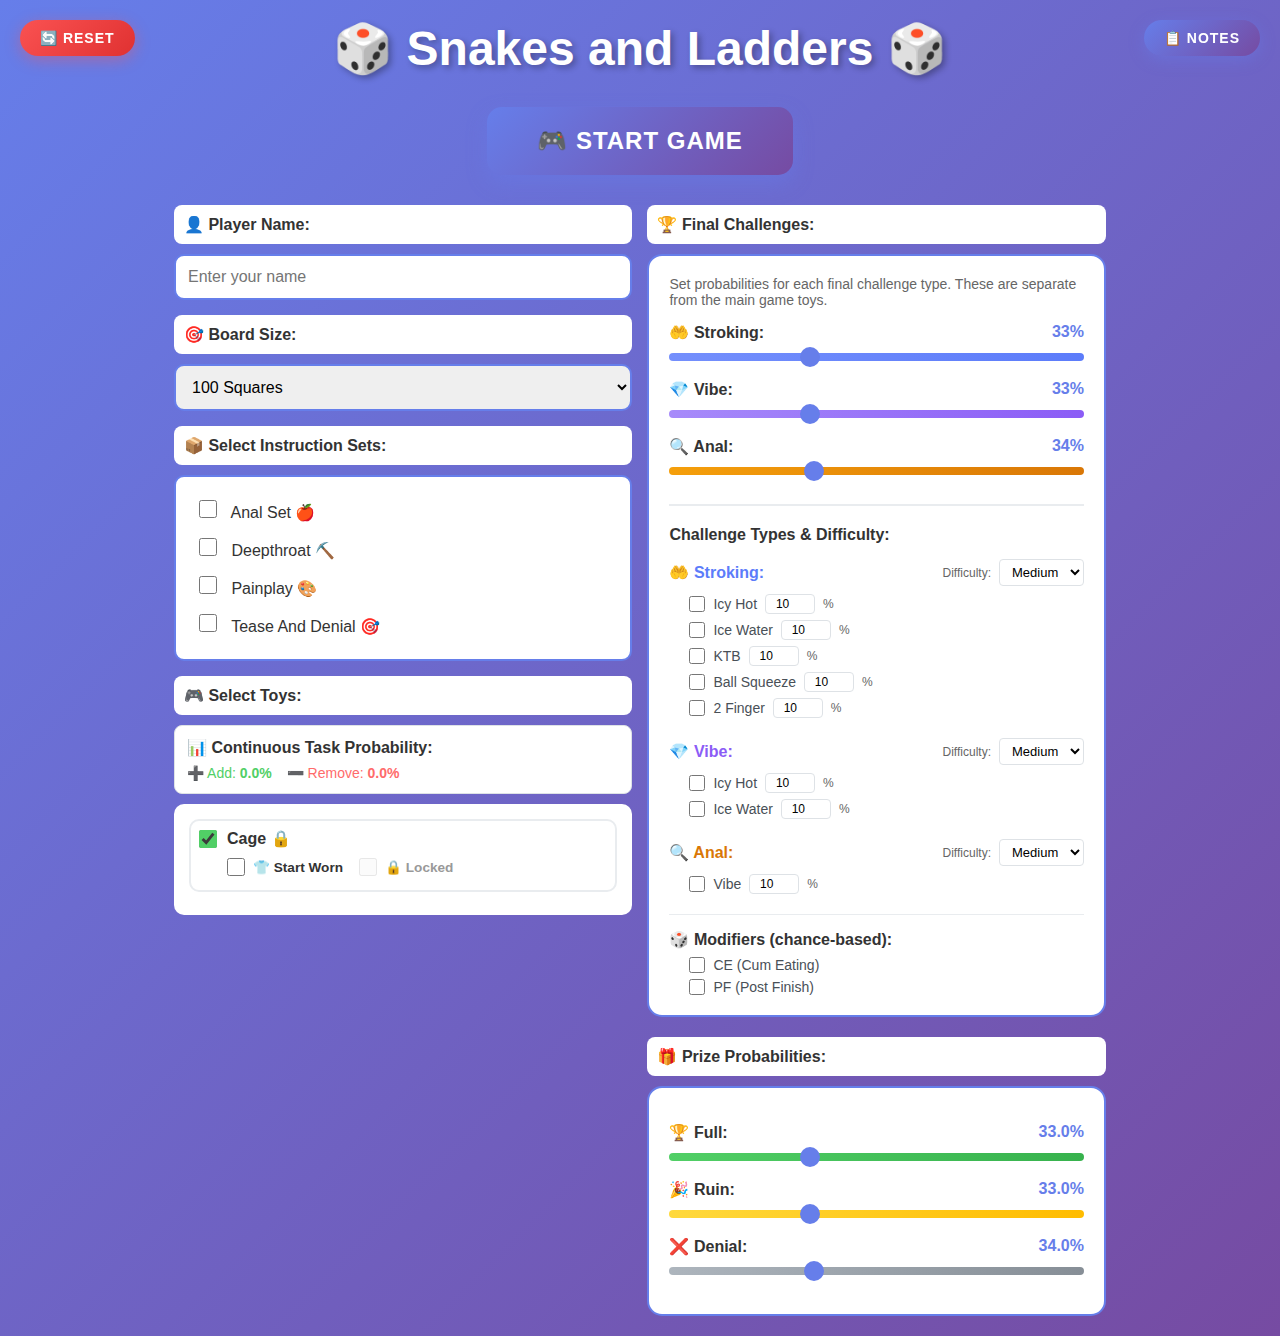
<file: temp.html>
<!DOCTYPE html>
<html lang="en">
<head>
    <meta charset="UTF-8">
    <meta name="viewport" content="width=device-width, initial-scale=1.0">
    <title>Snakes and Ladders</title>
    <style>
* { 
    margin: 0; 
    padding: 0; 
    box-sizing: border-box; 
}

body { 
    font-family: 'Segoe UI', sans-serif; 
    display: flex; 
    flex-direction: column; 
    align-items: center; 
    min-height: 100vh; 
    padding: 20px; 
    background: linear-gradient(135deg, #667eea 0%, #764ba2 100%); 
    color: #fff; 
}

h1 { 
    font-size: 3em; 
    margin-bottom: 30px; 
    text-shadow: 3px 3px 6px rgba(0,0,0,0.3); 
    animation: float 3s ease-in-out infinite; 
}

@keyframes float { 
    0%, 100% { transform: translateY(0); } 
    50% { transform: translateY(-10px); } 
}

#gameContainer { 
    background: transparent; 
    padding: 20px; 
    border-radius: 0; 
    box-shadow: none; 
    max-width: none; 
    width: 100%; 
}

#board { 
    display: flex;
    flex-direction: column;
    gap: 2px;
    align-items: flex-start;
    margin: 0 auto 20px; 
    box-shadow: 0 20px 60px rgba(0,0,0,0.3);
    transform-origin: top center;
    transition: transform 0.3s ease;
}

.board-row {
    display: flex;
    gap: 2px;
    align-items: flex-end;
}

.square { 
    width: 70px;
    height: 70px;
    min-width: 70px;
    min-height: 70px;
    display: flex; 
    justify-content: center; 
    align-items: center; 
    border: 3px solid #333;
    background: white;
    font-weight: bold; 
    font-size: 24px; 
    color: #333; 
    position: relative; 
    transition: all 0.2s ease; 
    border-radius: 4px;
    box-shadow: 0 4px 6px rgba(0, 0, 0, 0.1);
    flex-shrink: 0;
}

.square:hover { 
    background: #f0f0f0;
    z-index: 10;
    box-shadow: 0 8px 12px rgba(0, 0, 0, 0.3);
    border-color: #555;
}

/* Shift classes for stacked appearance */
.square-shift-1 { transform: translateY(-9px); }
.square-shift-2 { transform: translateY(-18px); }
.square-shift-3 { transform: translateY(-27px); }
.square-shift-4 { transform: translateY(-36px); }
.square-shift-5 { transform: translateY(-45px); }
.square-shift-6 { transform: translateY(-54px); }
.square-shift-7 { transform: translateY(-63px); }
.square-shift-8 { transform: translateY(-72px); }
.square-shift-9 { transform: translateY(-81px); }

.square-shift-1:hover { transform: translateY(-9px) scale(1.1); }
.square-shift-2:hover { transform: translateY(-18px) scale(1.1); }
.square-shift-3:hover { transform: translateY(-27px) scale(1.1); }
.square-shift-4:hover { transform: translateY(-36px) scale(1.1); }
.square-shift-5:hover { transform: translateY(-45px) scale(1.1); }
.square-shift-6:hover { transform: translateY(-54px) scale(1.1); }
.square-shift-7:hover { transform: translateY(-63px) scale(1.1); }
.square-shift-8:hover { transform: translateY(-72px) scale(1.1); }
.square-shift-9:hover { transform: translateY(-81px) scale(1.1); }

/* Connector-down squares - no special adjustment needed with pure percentages */

.square:not([class*="shift"]):not([class*="connector"]):hover {
    transform: scale(1.1);
}

/* Connector classes for winding path */
.square-connector-up {
    width: 70px;
    min-width: 70px;
    height: 79px;
    min-height: 79px;
    display: flex;
    align-items: flex-end;
    justify-content: center;
    border-bottom-left-radius: 20px;
    align-self: flex-end;
    background: white;
    border: 3px solid #333;
    flex-shrink: 0;
}

.square-connector-up-right {
    width: 70px;
    min-width: 70px;
    height: 79px;
    min-height: 79px;
    display: flex;
    align-items: flex-end;
    justify-content: center;
    border-bottom-right-radius: 20px;
    align-self: flex-end;
    background: white;
    border: 3px solid #333;
    flex-shrink: 0;
}

.square-connector-down-left {
    width: 70px;
    min-width: 70px;
    height: 79px;
    min-height: 79px;
    display: flex;
    align-items: flex-start;
    justify-content: center;
    border-top-right-radius: 20px;
    background: white;
    border: 3px solid #333;
    flex-shrink: 0;
}

.square-connector-down-left-tl {
    width: 70px;
    min-width: 70px;
    height: 79px;
    min-height: 79px;
    display: flex;
    align-items: flex-start;
    justify-content: center;
    border-top-left-radius: 20px;
    background: white;
    border: 3px solid #333;
    flex-shrink: 0;
}

/* Connectors with snakes/ladders */
.square-connector-up.snake,
.square-connector-up-right.snake,
.square-connector-down-left.snake,
.square-connector-down-left-tl.snake {
    background: linear-gradient(135deg, #ff6b6b 0%, #ee5a6f 100%);
}

.square-connector-up.ladder,
.square-connector-up-right.ladder,
.square-connector-down-left.ladder,
.square-connector-down-left-tl.ladder {
    background: linear-gradient(135deg, #51cf66 0%, #37b24d 100%);
}

/* All connector inner divs */
.square-connector-inner {
    width: 70px;
    height: 70px;
    min-width: 70px;
    min-height: 70px;
    display: flex;
    align-items: center;
    justify-content: center;
    font-size: 24px;
    font-weight: bold;
    color: inherit;
    flex-shrink: 0;
}


.square.snake-destination {
    animation: pulseRed 1.5s ease-in-out infinite;
    box-shadow: 0 0 25px rgba(255, 107, 107, 0.9);
    z-index: 10;
}

.square.ladder-destination {
    animation: pulseGreen 1.5s ease-in-out infinite;
    box-shadow: 0 0 25px rgba(81, 207, 102, 0.9);
    z-index: 10;
}

@keyframes pulseRed {
    0%, 100% { 
        box-shadow: 0 0 25px rgba(255, 107, 107, 0.9), 0 0 40px rgba(255, 107, 107, 0.4);
        border: 3px solid #ff6b6b;
        transform: scale(1.05);
    }
    50% { 
        box-shadow: 0 0 40px rgba(255, 107, 107, 1), 0 0 60px rgba(255, 107, 107, 0.6);
        border: 3px solid #ff3838;
        transform: scale(1.1);
    }
}

@keyframes pulseGreen {
    0%, 100% { 
        box-shadow: 0 0 25px rgba(81, 207, 102, 0.9), 0 0 40px rgba(81, 207, 102, 0.4);
        border: 3px solid #51cf66;
        transform: scale(1.05);
    }
    50% { 
        box-shadow: 0 0 40px rgba(81, 207, 102, 1), 0 0 60px rgba(81, 207, 102, 0.6);
        border: 3px solid #2fb344;
        transform: scale(1.1);
    }
}

.snake { 
    background: linear-gradient(135deg, #ff6b6b 0%, #ee5a6f 100%); 
    color: white; 
}

.snake::before { 
    content: '🐍'; 
    position: absolute; 
    font-size: 2.5em; 
    opacity: 0.3; 
}

.snake::after { 
    content: attr(data-destination); 
    position: absolute; 
    bottom: 2px; 
    right: 2px; 
    background: rgba(0,0,0,0.7); 
    color: white; 
    font-size: 0.6em; 
    padding: 2px 5px; 
    border-radius: 5px; 
}

.ladder { 
    background: linear-gradient(135deg, #51cf66 0%, #37b24d 100%); 
    color: white; 
}

.ladder::before { 
    content: '🪜'; 
    position: absolute; 
    font-size: 2.5em; 
    opacity: 0.3; 
}

.ladder::after { 
    content: attr(data-destination); 
    position: absolute; 
    bottom: 2px; 
    right: 2px; 
    background: rgba(0,0,0,0.7); 
    color: white; 
    font-size: 0.6em; 
    padding: 2px 5px; 
    border-radius: 5px; 
}

.player { 
    width: 30px; 
    height: 30px; 
    background: radial-gradient(circle, #4dabf7 0%, #1864ab 100%); 
    border-radius: 50%; 
    position: absolute; 
    z-index: 10; 
    box-shadow: 0 4px 8px rgba(0,0,0,0.3); 
    animation: pulse 1s ease-in-out infinite; 
    border: 3px solid white; 
}

@keyframes pulse { 
    0%, 100% { transform: scale(1); } 
    50% { transform: scale(1.1); } 
}

#controls { 
    display: flex; 
    flex-direction: column; 
    align-items: center; 
    gap: 15px; 
    margin-bottom: 20px; 
}

button { 
    padding: 15px 40px; 
    font-size: 20px; 
    font-weight: bold; 
    cursor: pointer; 
    color: white; 
    border: none; 
    border-radius: 50px; 
    transition: all 0.3s ease; 
    text-transform: uppercase; 
    letter-spacing: 1px; 
}

#startButton { 
    background: linear-gradient(135deg, #51cf66 0%, #37b24d 100%); 
    box-shadow: 0 8px 20px rgba(81,207,102,0.4); 
}

#startButton:hover:not(:disabled) { 
    transform: translateY(-2px); 
    box-shadow: 0 12px 25px rgba(81,207,102,0.5); 
}

#rollDice { 
    background: linear-gradient(135deg, #4facfe 0%, #00f2fe 100%); 
    box-shadow: 0 8px 20px rgba(79,172,254,0.4); 
}

#rollDice:hover:not(:disabled) { 
    transform: translateY(-2px); 
    box-shadow: 0 12px 25px rgba(79,172,254,0.5); 
}

button:disabled { 
    background: linear-gradient(135deg, #adb5bd 0%, #868e96 100%); 
    cursor: not-allowed; 
    box-shadow: none; 
}

#diceResult { 
    font-size: 28px; 
    font-weight: bold; 
    padding: 15px 30px; 
    background: linear-gradient(135deg, #ffd93d 0%, #ffbc00 100%); 
    border-radius: 15px; 
    color: #333; 
    box-shadow: 0 4px 15px rgba(255,188,0,0.3); 
    min-width: 150px; 
    text-align: center; 
}

#instructions { 
    margin-top: 20px; 
    font-size: 18px; 
    text-align: left; 
    min-height: 80px; 
    padding: 50px 80px; 
    background: linear-gradient(135deg, #f8f9fa 0%, #e9ecef 100%); 
    border-radius: 15px; 
    color: #333; 
    box-shadow: 0 4px 15px rgba(0,0,0,0.1); 
    display: none; 
    line-height: 1.8; 
    max-width: 900px; 
    margin-left: auto; 
    margin-right: auto; 
}

#instructions.active { 
    display: block; 
}

#instructions img { 
    margin: 40px 0; 
    max-width: 100%; 
    height: auto; 
    border-radius: 10px; 
    box-shadow: 0 4px 10px rgba(0,0,0,0.2); 
}

#instructions p { 
    margin: 25px 0; 
    font-size: 17px; 
    line-height: 2; 
}

#instructions strong { 
    font-size: 26px; 
    display: block; 
    margin-bottom: 20px; 
    text-align: center; 
    color: #667eea; 
}

#continueButton { 
    margin-top: 15px; 
    padding: 12px 30px; 
    font-size: 18px; 
    background: linear-gradient(135deg, #fa5252 0%, #e03131 100%); 
    box-shadow: 0 6px 20px rgba(250,82,82,0.4); 
    display: block; 
    margin-left: auto; 
    margin-right: auto; 
}

#continueButton:hover { 
    transform: translateY(-2px); 
    box-shadow: 0 8px 25px rgba(250,82,82,0.5); 
}

#buttoncontainer { 
    margin-top: 20px; 
    display: flex; 
    gap: 15px; 
    justify-content: center; 
    flex-wrap: wrap; 
    width: 100%; 
}

.settings-column-left, .settings-column-right { 
    width: 100%; 
    max-width: 900px; 
}

.settings-column-left {
    margin-bottom: 400px;
}

@media (min-width: 900px) {
    #buttoncontainer { 
        max-width: 1200px; 
        margin-left: auto; 
        margin-right: auto; 
        flex-wrap: nowrap; 
    }
    .settings-column-left { 
        width: 50%; 
        max-width: none; 
    }
    .settings-column-right { 
        width: 50%; 
        max-width: none; 
    }
}

.prize-settings { 
    margin-top: 0px; 
    padding: 20px; 
    background: white; 
    border-radius: 15px; 
    border: 2px solid #667eea; 
}

.prize-settings h3 { 
    color: #667eea; 
    margin-bottom: 15px; 
    text-align: center; 
    display: none;
}

.slider-container { 
    margin: 15px 0; 
}

.slider-label { 
    display: flex; 
    justify-content: space-between; 
    margin-bottom: 5px; 
    color: #333; 
    font-weight: bold; 
}

.slider-label .percentage { 
    color: #667eea; 
}

input[type="range"] { 
    width: 100%; 
    height: 8px; 
    border-radius: 5px; 
    outline: none; 
    -webkit-appearance: none; 
}

input[type="range"]::-webkit-slider-thumb { 
    -webkit-appearance: none; 
    width: 20px; 
    height: 20px; 
    border-radius: 50%; 
    background: #667eea; 
    cursor: pointer; 
}

input[type="range"]::-moz-range-thumb { 
    width: 20px; 
    height: 20px; 
    border-radius: 50%; 
    background: #667eea; 
    cursor: pointer; 
}

#ruinSlider { 
    background: linear-gradient(to right, #ffd93d, #ffbc00); 
}

#fullSlider { 
    background: linear-gradient(to right, #51cf66, #37b24d); 
}

#deniedSlider { 
    background: linear-gradient(to right, #adb5bd, #868e96); 
}

#strokingSlider {
    background: linear-gradient(to right, #748ffc, #5c7cfa);
}

#vibeSlider {
    background: linear-gradient(to right, #a78bfa, #8b5cf6);
}

#analSlider {
    background: linear-gradient(to right, #f59f0b, #d97706);
}

.toy-library-item { 
    border: 2px solid #e9ecef; 
    border-radius: 10px; 
    padding: 8px; 
    margin-bottom: 8px; 
    transition: all 0.3s ease; 
}

.toy-library-item:hover { 
    border-color: #667eea; 
    box-shadow: 0 4px 12px rgba(102,126,234,0.2); 
}

.toy-header { 
    display: flex; 
    align-items: center; 
    gap: 10px; 
    font-size: 1em; 
    font-weight: bold; 
    color: #333; 
    margin-bottom: 6px; 
}

.toy-checkbox-wrapper { 
    display: flex; 
    align-items: center; 
}

.toy-checkbox-wrapper input[type="checkbox"] { 
    width: 18px; 
    height: 18px; 
    margin: 0; 
    cursor: pointer; 
    accent-color: #51cf66; 
}

.toy-name { 
    flex: 1; 
}

.toy-controls { 
    display: flex; 
    gap: 8px; 
    align-items: center; 
    flex-wrap: wrap; 
    margin-left: 28px; 
    margin-bottom: 6px; 
}

.toy-controls label { 
    font-size: 0.85em; 
    color: #333; 
    font-weight: 600; 
}

.toy-controls input[type="number"] { 
    width: 55px; 
    padding: 4px; 
    border: 2px solid #667eea; 
    border-radius: 6px; 
    text-align: center; 
}

.set-difficulty { 
    margin-left: 28px; 
    padding: 6px; 
    background: #f8f9fa; 
    border-radius: 6px; 
    margin-top: 6px; 
}

.toy-controls input[type="number"]:disabled { 
    opacity: 0.5;
    cursor: default;
    background: #f8f9fa;
}

.difficulty-row select:disabled {
    opacity: 0.5;
    cursor: default;
    background: #f8f9fa;
}

.advanced-settings input:disabled {
    opacity: 0.5;
    cursor: default;
    background: #f8f9fa;
}

.set-difficulty input[type="checkbox"]:disabled {
    opacity: 0.5;
    cursor: default;
}

.set-difficulty input[type="checkbox"]:disabled + span,
.set-difficulty-item:has(input[type="checkbox"]:disabled) {
    opacity: 0.5;
}

.set-difficulty-item { 
    padding: 4px 0; 
    border-bottom: 1px solid #e9ecef; 
}

.set-difficulty-item:last-child { 
    border-bottom: none; 
}

.difficulty-row { 
    display: flex; 
    justify-content: space-between; 
    align-items: center; 
}

.difficulty-row > span { 
    font-weight: 600; 
    color: #495057; 
    font-size: 0.9em; 
}

.difficulty-controls { 
    display: flex; 
    gap: 8px; 
    align-items: center; 
}

.difficulty-row select { 
    padding: 3px 6px; 
    border: 2px solid #667eea; 
    border-radius: 4px; 
    background: white; 
    color: #333; 
    cursor: pointer; 
    font-size: 0.9em; 
}

.gear-btn { 
    background: #667eea; 
    color: white; 
    border: none; 
    width: 24px; 
    height: 24px; 
    border-radius: 6px; 
    cursor: pointer; 
    font-size: 12px; 
    display: flex; 
    align-items: center; 
    justify-content: center; 
    transition: background 0.2s ease; 
}

.gear-btn:hover { 
    background: #5568d3; 
}

.gear-btn.active { 
    background: #51cf66; 
}

.gear-btn:disabled { 
    background: #adb5bd; 
    cursor: default; 
    opacity: 0.5; 
}

.gear-btn:disabled:hover { 
    background: #adb5bd; 
}

.advanced-settings { 
    margin-left: 20px; 
    padding: 6px 10px; 
    background: white; 
    border-radius: 4px; 
    border-left: 3px solid #667eea; 
    font-size: 0.8em; 
    color: #666; 
    display: none; 
    gap: 12px; 
    margin-top: 6px; 
}

.advanced-settings.visible { 
    display: flex; 
}

.advanced-settings label { 
    display: flex; 
    align-items: center; 
    gap: 4px; 
}

.advanced-settings input { 
    width: 50px; 
    padding: 2px 4px; 
    border: 1px solid #dee2e6; 
    border-radius: 3px; 
    text-align: center; 
}

#toyLibraryContainer { 
    background: white; 
    border-radius: 10px; 
    padding: 15px; 
    color: #333;
}

.metronome-container { 
    margin: 20px 0; 
    padding: 20px; 
    background: linear-gradient(135deg, #4facfe 0%, #00f2fe 100%); 
    border-radius: 15px; 
    box-shadow: 0 4px 15px rgba(79,172,254,0.3); 
}

.metronome-display { 
    font-size: 48px; 
    font-weight: bold; 
    color: white; 
    text-align: center; 
    margin: 15px 0; 
    min-height: 60px; 
    display: flex; 
    align-items: center; 
    justify-content: center; 
}

.metronome-beat { 
    width: 80px; 
    height: 80px; 
    border-radius: 50%; 
    background: rgba(255,255,255,0.3); 
    margin: 0 auto; 
    transition: all 0.1s ease; 
}

.metronome-beat.active { 
    background: white; 
    transform: scale(1.2); 
    box-shadow: 0 0 20px rgba(255,255,255,0.8); 
}

.metronome-btn { 
    padding: 12px 30px; 
    font-size: 18px; 
    background: white; 
    color: #4facfe; 
    box-shadow: 0 4px 15px rgba(0,0,0,0.2); 
    margin: 10px auto; 
    display: block; 
}

.metronome-btn:hover:not(:disabled) { 
    transform: translateY(-2px); 
    box-shadow: 0 6px 20px rgba(0,0,0,0.3); 
}

.metronome-btn:disabled { 
    opacity: 0.5; 
}

.modal { 
    display: none; 
    position: fixed; 
    z-index: 2000; 
    left: 0; 
    top: 0; 
    width: 100%; 
    height: 100%; 
    background-color: rgba(0,0,0,0.7); 
    backdrop-filter: blur(5px); 
    padding-top: 60px; 
}

.modal-content { 
    background: linear-gradient(135deg, #fff 0%, #f8f9fa 100%); 
    margin: 5% auto; 
    padding: 30px; 
    width: 80%; 
    max-width: 600px; 
    border-radius: 20px; 
    box-shadow: 0 20px 60px rgba(0,0,0,0.4); 
    color: #333; 
}

.modal-content h2 { 
    color: #667eea; 
    margin-bottom: 20px; 
}

.modal-content p { 
    line-height: 1.8; 
    margin-bottom: 15px; 
}

.close-btn { 
    color: #aaa; 
    float: right; 
    font-size: 32px; 
    font-weight: bold; 
    cursor: pointer; 
    transition: all 0.3s ease; 
}

.close-btn:hover { 
    color: #667eea; 
    transform: rotate(90deg); 
}

#patchNotesBtn, #resetBtn { 
    position: fixed; 
    top: 20px; 
    padding: 10px 20px; 
    font-size: 14px; 
    font-weight: 600; 
    z-index: 10; 
}

#patchNotesBtn { 
    right: 20px; 
    background: linear-gradient(135deg, #667eea 0%, #764ba2 100%); 
    box-shadow: 0 4px 15px rgba(102,126,234,0.4); 
}

#resetBtn { 
    left: 20px; 
    background: linear-gradient(135deg, #fa5252 0%, #e03131 100%); 
    box-shadow: 0 4px 15px rgba(250,82,82,0.4); 
}

.prize-result { 
    font-size: 2em; 
    text-align: center; 
    margin: 20px 0; 
    padding: 30px; 
    border-radius: 15px; 
    animation: prizeReveal 0.5s ease-out; 
}

@keyframes prizeReveal { 
    0% { transform: scale(0); opacity: 0; } 
    50% { transform: scale(1.2); } 
    100% { transform: scale(1); opacity: 1; } 
}

.prize-ruin { 
    background: linear-gradient(135deg, #51cf66 0%, #37b24d 100%); 
    color: white; 
}

.prize-full { 
    background: linear-gradient(135deg, #ffd93d 0%, #ffbc00 100%); 
    color: #333; 
}

.prize-denied { 
    background: linear-gradient(135deg, #adb5bd 0%, #868e96 100%); 
    color: white; 
}

.instruction-set-selector { 
    background: white; 
    border-radius: 10px; 
    padding: 15px; 
    border: 2px solid #667eea; 
    margin-bottom: 15px; 
}

.instruction-set-selector label { 
    display: block; 
    padding: 8px; 
    cursor: pointer; 
    color: #333; 
}

.instruction-set-selector input[type="checkbox"] { 
    margin-right: 10px; 
    width: 18px; 
    height: 18px; 
    accent-color: #667eea; 
}

@media (max-width: 600px) { 
    h1 { 
        font-size: 2em; 
    } 
    #gameContainer { 
        padding: 20px; 
    } 
    .square { 
        font-size: 0.7em; 
    } 
    .player { 
        width: 20px; 
        height: 20px; 
    } 
}
    </style>
</head>
<body>
    <h1>🎲 Snakes and Ladders 🎲</h1>
    <!-- HOME PAGE - Settings and Start Game -->
    <div id="homePage" style="display: block;">
        <div style="text-align: center; margin-bottom: 30px;">
            <button id="startButton" style="padding: 20px 50px; font-size: 24px; font-weight: bold; background: linear-gradient(135deg, #667eea 0%, #764ba2 100%); color: white; border: none; border-radius: 15px; cursor: pointer; box-shadow: 0 8px 20px rgba(102,126,234,0.4);">🎮 Start Game</button>
        </div>
        <div id="buttoncontainer">
            <div class="settings-column-left">
                <label style="display: block; font-weight: bold; color: #333; margin-bottom: 10px; background: white; padding: 10px; border-radius: 8px;">👤 Player Name:</label>
                <input type="text" id="playerNameInput" placeholder="Enter your name" style="width: 100%; padding: 12px; border: 2px solid #667eea; border-radius: 10px; font-size: 16px; margin-bottom: 15px; box-sizing: border-box;">
                
                <label style="display: block; font-weight: bold; color: #333; margin-bottom: 10px; background: white; padding: 10px; border-radius: 8px;">🎯 Board Size:</label>
                <select id="boardSizeSelect" style="width: 100%; padding: 12px; border: 2px solid #667eea; border-radius: 10px; font-size: 16px; margin-bottom: 15px; box-sizing: border-box; cursor: pointer;">
                    <option value="10">10 Squares</option>
                    <option value="20">20 Squares</option>
                    <option value="30">30 Squares</option>
                    <option value="40">40 Squares</option>
                    <option value="50">50 Squares</option>
                    <option value="60">60 Squares</option>
                    <option value="70">70 Squares</option>
                    <option value="80">80 Squares</option>
                    <option value="90">90 Squares</option>
                    <option value="100" selected>100 Squares</option>
                </select>
                
                <label style="display: block; font-weight: bold; color: #333; margin-bottom: 10px; background: white; padding: 10px; border-radius: 8px;">📦 Select Instruction Sets:</label>
                <div id="instructionSetCheckboxes" class="instruction-set-selector">
                    <label><input type="checkbox" value="apple"> Anal Set 🍎</label>
                    <label><input type="checkbox" value="digging"> Deepthroat ⛏️</label>
                    <label><input type="checkbox" value="dressup"> Painplay 🎨</label>
                    <label><input type="checkbox" value="teaseanddenial"> Tease And Denial 🎯</label>
                </div>

                <label style="display: block; font-weight: bold; color: #333; margin-top: 15px; margin-bottom: 10px; background: white; padding: 10px; border-radius: 8px;">🎮 Select Toys:</label>
                <div style="background: white; padding: 12px; border-radius: 8px; margin-bottom: 10px; border: 1px solid #dee2e6;">
                    <div style="font-weight: 600; color: #333; margin-bottom: 8px;">📊 Continuous Task Probability:</div>
                    <div style="display: flex; gap: 15px; font-size: 14px;">
                        <span style="color: #51cf66; font-weight: 500;">➕ Add: <span id="totalAddProbability" style="font-weight: 700;">0%</span></span>
                        <span style="color: #ff6b6b; font-weight: 500;">➖ Remove: <span id="totalRemoveProbability" style="font-weight: 700;">0%</span></span>
                    </div>
                </div>
                <div id="toyLibraryContainer"></div>
            </div>
            
            <div class="settings-column-right">
                <!-- Final Challenges Section -->
                <label style="display: block; font-weight: bold; color: #333; margin-bottom: 10px; background: white; padding: 10px; border-radius: 8px;">🏆 Final Challenges:</label>
                <div class="prize-settings">
                    <h3>🏆 Final Challenges</h3>
                    <p style="color: #666; font-size: 14px; margin-bottom: 15px;">Set probabilities for each final challenge type. These are separate from the main game toys.</p>
                    
                    <div class="slider-container">
                        <div class="slider-label"><span>🤲 Stroking:</span><span class="percentage" id="strokingPercent">33%</span></div>
                        <input type="range" id="strokingSlider" min="0" max="100" value="33">
                    </div>
                    <div class="slider-container">
                        <div class="slider-label"><span>💎 Vibe:</span><span class="percentage" id="vibePercent">33%</span></div>
                        <input type="range" id="vibeSlider" min="0" max="100" value="33">
                    </div>
                    <div class="slider-container">
                        <div class="slider-label"><span>🔍 Anal:</span><span class="percentage" id="analPercent">34%</span></div>
                        <input type="range" id="analSlider" min="0" max="100" value="34">
                    </div>
                    
                    <!-- Challenge Types -->
                    <div style="margin-top: 25px; padding-top: 20px; border-top: 2px solid #e9ecef;">
                        <h4 style="margin: 0 0 15px 0; color: #333; font-size: 16px;">Challenge Types & Difficulty:</h4>
                        
                        <!-- Stroking -->
                        <div style="margin-bottom: 20px;">
                            <div style="display: flex; justify-content: space-between; align-items: center; margin-bottom: 8px;">
                                <div style="font-weight: 600; color: #5c7cfa;">🤲 Stroking:</div>
                                <div style="display: flex; align-items: center; gap: 8px;">
                                    <span style="font-size: 12px; color: #666;">Difficulty:</span>
                                    <select id="strokingDifficulty" style="padding: 4px 8px; border: 1px solid #dee2e6; border-radius: 4px; font-size: 13px; cursor: pointer; background: white;">
                                        <option value="easy">Easy</option>
                                        <option value="medium" selected>Medium</option>
                                        <option value="hard">Hard</option>
                                    </select>
                                </div>
                            </div>
                            <div style="margin-left: 20px; display: flex; flex-direction: column; gap: 6px;">
                                <label style="display: flex; align-items: center; gap: 8px; cursor: pointer;">
                                    <input type="checkbox" id="stroking_icyhot" style="width: 16px; height: 16px; cursor: pointer; accent-color: #5c7cfa;">
                                    <span style="color: #495057; font-size: 14px;">Icy Hot</span>
                                    <input type="number" id="stroking_icyhot_chance" min="0" max="100" value="10" style="width: 50px; padding: 2px 4px; border: 1px solid #dee2e6; border-radius: 4px; text-align: center; font-size: 12px;" placeholder="%">
                                    <span style="font-size: 12px; color: #666;">%</span>
                                </label>
                                <label style="display: flex; align-items: center; gap: 8px; cursor: pointer;">
                                    <input type="checkbox" id="stroking_icewater" style="width: 16px; height: 16px; cursor: pointer; accent-color: #5c7cfa;">
                                    <span style="color: #495057; font-size: 14px;">Ice Water</span>
                                    <input type="number" id="stroking_icewater_chance" min="0" max="100" value="10" style="width: 50px; padding: 2px 4px; border: 1px solid #dee2e6; border-radius: 4px; text-align: center; font-size: 12px;" placeholder="%">
                                    <span style="font-size: 12px; color: #666;">%</span>
                                </label>
                                <label style="display: flex; align-items: center; gap: 8px; cursor: pointer;">
                                    <input type="checkbox" id="stroking_ktb" style="width: 16px; height: 16px; cursor: pointer; accent-color: #5c7cfa;">
                                    <span style="color: #495057; font-size: 14px;">KTB</span>
                                    <input type="number" id="stroking_ktb_chance" min="0" max="100" value="10" style="width: 50px; padding: 2px 4px; border: 1px solid #dee2e6; border-radius: 4px; text-align: center; font-size: 12px;" placeholder="%">
                                    <span style="font-size: 12px; color: #666;">%</span>
                                </label>
                                <label style="display: flex; align-items: center; gap: 8px; cursor: pointer;">
                                    <input type="checkbox" id="stroking_ballsqueeze" style="width: 16px; height: 16px; cursor: pointer; accent-color: #5c7cfa;">
                                    <span style="color: #495057; font-size: 14px;">Ball Squeeze</span>
                                    <input type="number" id="stroking_ballsqueeze_chance" min="0" max="100" value="10" style="width: 50px; padding: 2px 4px; border: 1px solid #dee2e6; border-radius: 4px; text-align: center; font-size: 12px;" placeholder="%">
                                    <span style="font-size: 12px; color: #666;">%</span>
                                </label>
                                <label style="display: flex; align-items: center; gap: 8px; cursor: pointer;">
                                    <input type="checkbox" id="stroking_2finger" style="width: 16px; height: 16px; cursor: pointer; accent-color: #5c7cfa;">
                                    <span style="color: #495057; font-size: 14px;">2 Finger</span>
                                    <input type="number" id="stroking_2finger_chance" min="0" max="100" value="10" style="width: 50px; padding: 2px 4px; border: 1px solid #dee2e6; border-radius: 4px; text-align: center; font-size: 12px;" placeholder="%">
                                    <span style="font-size: 12px; color: #666;">%</span>
                                </label>
                            </div>
                        </div>
                        
                        <!-- Vibe -->
                        <div style="margin-bottom: 20px;">
                            <div style="display: flex; justify-content: space-between; align-items: center; margin-bottom: 8px;">
                                <div style="font-weight: 600; color: #8b5cf6;">💎 Vibe:</div>
                                <div style="display: flex; align-items: center; gap: 8px;">
                                    <span style="font-size: 12px; color: #666;">Difficulty:</span>
                                    <select id="vibeDifficulty" style="padding: 4px 8px; border: 1px solid #dee2e6; border-radius: 4px; font-size: 13px; cursor: pointer; background: white;">
                                        <option value="easy">Easy</option>
                                        <option value="medium" selected>Medium</option>
                                        <option value="hard">Hard</option>
                                    </select>
                                </div>
                            </div>
                            <div style="margin-left: 20px; display: flex; flex-direction: column; gap: 6px;">
                                <label style="display: flex; align-items: center; gap: 8px; cursor: pointer;">
                                    <input type="checkbox" id="vibe_icyhot" style="width: 16px; height: 16px; cursor: pointer; accent-color: #8b5cf6;">
                                    <span style="color: #495057; font-size: 14px;">Icy Hot</span>
                                    <input type="number" id="vibe_icyhot_chance" min="0" max="100" value="10" style="width: 50px; padding: 2px 4px; border: 1px solid #dee2e6; border-radius: 4px; text-align: center; font-size: 12px;" placeholder="%">
                                    <span style="font-size: 12px; color: #666;">%</span>
                                </label>
                                <label style="display: flex; align-items: center; gap: 8px; cursor: pointer;">
                                    <input type="checkbox" id="vibe_icewater" style="width: 16px; height: 16px; cursor: pointer; accent-color: #8b5cf6;">
                                    <span style="color: #495057; font-size: 14px;">Ice Water</span>
                                    <input type="number" id="vibe_icewater_chance" min="0" max="100" value="10" style="width: 50px; padding: 2px 4px; border: 1px solid #dee2e6; border-radius: 4px; text-align: center; font-size: 12px;" placeholder="%">
                                    <span style="font-size: 12px; color: #666;">%</span>
                                </label>
                            </div>
                        </div>
                        
                        <!-- Anal -->
                        <div style="margin-bottom: 20px;">
                            <div style="display: flex; justify-content: space-between; align-items: center; margin-bottom: 8px;">
                                <div style="font-weight: 600; color: #d97706;">🔍 Anal:</div>
                                <div style="display: flex; align-items: center; gap: 8px;">
                                    <span style="font-size: 12px; color: #666;">Difficulty:</span>
                                    <select id="analDifficulty" style="padding: 4px 8px; border: 1px solid #dee2e6; border-radius: 4px; font-size: 13px; cursor: pointer; background: white;">
                                        <option value="easy">Easy</option>
                                        <option value="medium" selected>Medium</option>
                                        <option value="hard">Hard</option>
                                    </select>
                                </div>
                            </div>
                            <div style="margin-left: 20px; display: flex; flex-direction: column; gap: 6px;">
                                <label style="display: flex; align-items: center; gap: 8px; cursor: pointer;">
                                    <input type="checkbox" id="anal_vibe" style="width: 16px; height: 16px; cursor: pointer; accent-color: #d97706;">
                                    <span style="color: #495057; font-size: 14px;">Vibe</span>
                                    <input type="number" id="anal_vibe_chance" min="0" max="100" value="10" style="width: 50px; padding: 2px 4px; border: 1px solid #dee2e6; border-radius: 4px; text-align: center; font-size: 12px;" placeholder="%">
                                    <span style="font-size: 12px; color: #666;">%</span>
                                </label>
                            </div>
                        </div>
                        
                        <!-- Modifiers -->
                        <div style="margin-top: 20px; padding-top: 15px; border-top: 1px solid #e9ecef;">
                            <div style="font-weight: 600; color: #333; margin-bottom: 8px;">🎲 Modifiers (chance-based):</div>
                            <div style="margin-left: 20px; display: flex; flex-direction: column; gap: 6px;">
                                <label style="display: flex; align-items: center; gap: 8px; cursor: pointer;">
                                    <input type="checkbox" id="modifier_ce" style="width: 16px; height: 16px; cursor: pointer; accent-color: #667eea;">
                                    <span style="color: #495057; font-size: 14px;">CE (Cum Eating)</span>
                                </label>
                                <label style="display: flex; align-items: center; gap: 8px; cursor: pointer;">
                                    <input type="checkbox" id="modifier_pf" style="width: 16px; height: 16px; cursor: pointer; accent-color: #667eea;">
                                    <span style="color: #495057; font-size: 14px;">PF (Post Finish)</span>
                                </label>
                            </div>
                        </div>
                    </div>
                </div>
                
                <label style="display: block; font-weight: bold; color: #333; margin-bottom: 10px; background: white; padding: 10px; border-radius: 8px; margin-top: 20px;">🎁 Prize Probabilities:</label>
                <div class="prize-settings">
                    <h3>🎁 Prize Probabilities</h3>
                    <div class="slider-container">
                        <div class="slider-label"><span>🏆 Full:</span><span class="percentage" id="fullPercent">33%</span></div>
                        <input type="range" id="fullSlider" min="0" max="100" value="33">
                    </div>
                    <div class="slider-container">
                        <div class="slider-label"><span>🎉 Ruin:</span><span class="percentage" id="ruinPercent">33%</span></div>
                        <input type="range" id="ruinSlider" min="0" max="100" value="33">
                    </div>
                    <div class="slider-container">
                        <div class="slider-label"><span>❌ Denial:</span><span class="percentage" id="deniedPercent">34%</span></div>
                        <input type="range" id="deniedSlider" min="0" max="100" value="34">
                    </div>
                </div>
            </div>
        </div>
    </div>
    
    <!-- BOARD PAGE - Game Board and Controls -->
    <div id="boardPage" style="display: none;">
        <div id="gameContainer">
            <div id="board"></div>
            <div id="controls" style="text-align: center; margin-top: 20px;">
                <div style="display: flex; gap: 10px; align-items: center; justify-content: center; margin-bottom: 15px;">
                    <button id="rollDice">🎲 Roll Dice</button>
                    <input type="number" id="testJumpInput" min="1" max="100" placeholder="or jump to #" 
                           style="width: 100px; padding: 8px; border: 2px solid #667eea; border-radius: 8px; font-size: 14px;">
                </div>
                <div style="display: flex; gap: 15px; align-items: center; justify-content: center;">
                    <div id="diceResult">Dice: -</div>
                    <div id="turnCounter" style="font-size: 20px; font-weight: bold; padding: 12px 25px; background: linear-gradient(135deg, #667eea 0%, #764ba2 100%); border-radius: 15px; color: white; box-shadow: 0 4px 15px rgba(102,126,234,0.3);">Turn: 0</div>
                </div>
            </div>
        </div>
    </div>
    
    <!-- TASK PAGE - Task Display -->
    <div id="taskPage" style="display: none;">
        <div id="instructions"></div>
    </div>
    
    <button id="resetBtn">🔄 Reset</button>
    <button id="patchNotesBtn">📋 Notes</button>
    
    <div id="patchNotesModal" class="modal">
        <div class="modal-content">
            <span class="close-btn">&times;</span>
            <h2>📋 Patch Notes</h2>
            <p><strong>Ver 0.5:</strong> Modifier system with add/remove chances & toy quantities</p>
        </div>
    </div>
    
    <div id="resetModal" class="modal">
        <div class="modal-content">
            <h2>⚠️ Reset Game?</h2>
            <p style="font-size: 18px; margin: 20px 0;">You will lose all progress!</p>
            <div style="display: flex; gap: 15px; justify-content: center; margin-top: 30px;">
                <button id="confirmReset" style="padding: 12px 30px; font-size: 16px; background: linear-gradient(135deg, #fa5252 0%, #e03131 100%); color: white; border: none; border-radius: 50px; cursor: pointer; font-weight: bold;">Yes</button>
                <button id="cancelReset" style="padding: 12px 30px; font-size: 16px; background: linear-gradient(135deg, #adb5bd 0%, #868e96 100%); color: white; border: none; border-radius: 50px; cursor: pointer; font-weight: bold;">Cancel</button>
            </div>
        </div>
    </div>
    
    <script>
// DOM Elements
const board = document.getElementById('board');
const diceResult = document.getElementById('diceResult');
const turnCounter = document.getElementById('turnCounter');
const instructions = document.getElementById('instructions');
const startButton = document.getElementById('startButton');
const rollDiceButton = document.getElementById('rollDice');
const continueButton = document.createElement('button');
continueButton.id = "continueButton";
continueButton.textContent = "✓ Complete";

// Game Constants
let boardSize = 10;
let totalSquares = 100;

// Update total squares when board size changes
function updateBoardSize() {
    totalSquares = parseInt(document.getElementById('boardSizeSelect').value);
    if (gameStarted) {
        createBoard();
    }
}

document.getElementById('boardSizeSelect').addEventListener('change', updateBoardSize);
const player = document.createElement('div');
player.classList.add('player');

const snakes = {16:6, 47:26, 49:11, 56:53, 62:19, 64:60, 87:24, 93:73, 95:75, 98:78};
const ladders = {1:38, 4:14, 9:31, 21:42, 28:84, 36:44, 51:67, 71:91, 80:99};

// Game State
let audioContext = null;
let currentMetronomeTask = null;
let toyDifficulties = {};
let gameStarted = false;
let playerPosition = 0;
let turnCount = 0;
let turnCountBySet = {}; // Track turns per set (e.g., {dressup: 5, teaseanddenial: 3})
let turnCountByToy = {}; // Track turns per set-toy combo (e.g., {dressup_pegs: 3, teaseanddenial_cage: 2})
let lastSelectedSet = {}; // Track which set each toy was last selected from (e.g., {pegs: 'dressup', cage: 'teaseanddenial'})
let completedOnlyOnceTasks = {}; // Track which onlyOnce tasks have been completed (e.g., {teaseanddenial_cage_always: true})
let selectedSets = [];
let prizeSettings = {full: 33, ruin: 33, denied: 34};
let toyQuantities = {};
let toyModifiers = {};
let expandedAdvancedSettings = {}; // Track which toys have advanced settings expanded
let playerName = '';
let toySetEnabled = {};
let toyChecked = {};

// Cage-specific state (always available, not tied to Tease And Denial selection)
let cageLocked = false;
let cageWorn = false;

// Final challenge state
let finalChallengeSettings = {
    stroking: 33,
    vibe: 33,
    anal: 34
};

// Final challenge types enabled
let finalChallengeTypes = {
    stroking_icyhot: false,
    stroking_icewater: false,
    stroking_ktb: false,
    stroking_ballsqueeze: false,
    stroking_2finger: false,
    vibe_icyhot: false,
    vibe_icewater: false,
    anal_vibe: false
};

// Final challenge modifier percentages (chance to be applied)
let finalChallengeModifierChances = {
    stroking_icyhot: 10,
    stroking_icewater: 10,
    stroking_ktb: 10,
    stroking_ballsqueeze: 10,
    stroking_2finger: 10,
    vibe_icyhot: 10,
    vibe_icewater: 10,
    anal_vibe: 10
};

// Final challenge difficulties
let finalChallengeDifficulties = {
    stroking: 'medium',
    vibe: 'medium',
    anal: 'medium'
};

// Final challenge modifiers
let finalChallengeModifiers = {
    ce: false,
    pf: false
};

// Body part capacity system
const bodyParts = {
    Mo: { name: "Mo", items: [] },
    Ba: { name: "Ba", items: [] },
    Bu: { name: "Bu", items: [] },
    As: { name: "As", items: [] },
    Ni: { name: "Ni", items: [] },
    Ha: { name: "Ha", items: [] },
    Bo: { name: "Bo", items: [] },
    Pe: { name: "Pe", items: [] }
};

// Clothes Pegs max count per body part
const clothespegsMaxCount = {
    'Ba': 20,
    'Ni': 2,
    'Mo': 3,
    'Bu': 1,
    'As': 1,
    'Ha': 1,
    'Bo': 1,
    'Pe': 1
};

// List of toys that can be worn/held on body parts
const wearableToys = new Set(['pegs', 'silly_shirt', 'stick_a', 'stick_m', 'metal_stick', 'tail', 'cage', 'hand', 'vibe']);

function isToyWearable(toyId) {
    return wearableToys.has(toyId);
}

function isBodyPartEmpty(bodyPart) {
    return bodyPartState[bodyPart].items.length === 0;
}

function hasClothesPegs(bodyPart) {
    return bodyPartState[bodyPart].items.some(item => item === 'pegs');
}

function hasRegularToys(bodyPart) {
    return bodyPartState[bodyPart].items.some(item => item !== 'pegs');
}

function hasClothesPegCount(bodyPart) {
    return bodyPartState[bodyPart].items.filter(item => item === 'pegs').length;
}

function getClothesPegMax(bodyPart) {
    return clothespegsMaxCount[bodyPart] || 1;
}

let bodyPartState = JSON.parse(JSON.stringify(bodyParts));

function getTaskConditions() {
    return {
        // Player info
        name: playerName || 'Player',
        playerPosition: playerPosition,
        turnCount: turnCount,
        
        // Turn count tracking
        getTurnCountForSet: (setId) => turnCountBySet[setId] || 0,
        getTurnCountForToy: (toyKey) => turnCountByToy[toyKey] || 0,
        getLastSelectedSet: (toyId) => lastSelectedSet[toyId] || null,
        
        // Cage state
        cageLocked: cageLocked,
        
        // Selected sets
        selectedSets: selectedSets,
        hasSet: (setId) => selectedSets.includes(setId),
        
        // Toy availability checks
        toyChecked: (toyId) => toyChecked[toyId] === true,
        toySetEnabled: (toyKey) => toySetEnabled[toyKey] === true,
        toyQuantity: (toyKey) => toyQuantities[toyKey] || 0,
        
        // Toy holding checks
        isHolding: (toyId) => {
            for (const part of Object.values(bodyPartState)) {
                if (part.items.includes(toyId)) return true;
            }
            return false;
        },
        
        // Get all body parts holding a specific toy
        getBodyPartsHolding: (toyId) => {
            const parts = [];
            for (const [partKey, part] of Object.entries(bodyPartState)) {
                if (part.items.includes(toyId)) {
                    parts.push({ key: partKey, name: part.name });
                }
            }
            return parts;
        },
        
        // Count toys
        countToy: (toyId) => {
            let count = 0;
            for (const part of Object.values(bodyPartState)) {
                count += part.items.filter(item => item === toyId).length;
            }
            return count;
        },
        
        countToyInBodyPart: (toyId, bodyPart) => {
            return bodyPartState[bodyPart].items.filter(item => item === toyId).length;
        },
        
        // Body part checks
        getBodyPart: (bodyPartKey) => {
            return bodyPartState[bodyPartKey];
        },
        
        bodyPartEmpty: (bodyPartKey) => {
            return isBodyPartEmpty(bodyPartKey);
        },
        
        bodyPartHas: (bodyPartKey, toyId) => {
            return bodyPartState[bodyPartKey].items.includes(toyId);
        },
        
        bodyPartHasRegularToys: (bodyPartKey) => {
            return hasRegularToys(bodyPartKey);
        },
        
        bodyPartHasClothesPegs: (bodyPartKey) => {
            return hasClothesPegs(bodyPartKey);
        },
        
        isBodyPartOccupied: (bodyPartKey) => {
            return bodyPartState[bodyPartKey] && !isBodyPartEmpty(bodyPartKey);
        },
        
        canBodyPartHold: (bodyPartKey, toyId) => {
            return canAddToyToBodyPart(bodyPartKey, toyId);
        },
        
        // Multiple toy checks
        hasMultiple: (toyIds) => {
            return toyIds.every(toyId => {
                for (const part of Object.values(bodyPartState)) {
                    if (part.items.includes(toyId)) return true;
                }
                return false;
            });
        },
        
        hasAny: (toyIds) => {
            return toyIds.some(toyId => {
                for (const part of Object.values(bodyPartState)) {
                    if (part.items.includes(toyId)) return true;
                }
                return false;
            });
        },
        
        // Get all held items
        getAllHeldItems: () => {
            const items = [];
            for (const part of Object.values(bodyPartState)) {
                items.push(...part.items);
            }
            return items;
        },
        
        // Get full body part state
        getBodyPartState: () => bodyPartState,
        
        // Utility
        randomChance: (percent) => {
            return Math.random() * 100 < percent;
        }
    };
}

// Helper function to get difficulty value based on difficulty setting
function getDifficultyValue(difficulty, easyVal, mediumVal, hardVal) {
    if (difficulty === 'easy') return easyVal;
    if (difficulty === 'medium') return mediumVal;
    if (difficulty === 'hard') return hardVal;
    return mediumVal; // default
}

// Instruction Sets
const instructionSets = {
    dressup: {
        name: "Painplay",
        toys: [
            {id: "pegs", name: "Clothes Pegs 🎨"},
            {id: "silly_shirt", name: "Clamps 👕"},
            {id: "wristband", name: "KTB ⌚"},
            {id: "hand", name: "Hand ✋"},
            {id: "vibe", name: "Vibe 💎"}
        ],
        tasks: {
            pegs: [
                {
                    // STANDARD TASK: Apply clothespegs
                    // Difficulty: Easy=3, Medium=5, Hard=8 clothespegs
                    // No conditions - always available
                    getDifficulty: d => `<strong>Clothes Peg Challenge</strong><p>Apply ${d=='easy'?3:d=='medium'?5:8} clothespegs to yourself.</p><p style="font-size: 0.85em; color: #666; margin-top: 10px;"><em>Testing: Standard clothespeg task. Difficulty: Easy=3, Medium=5, Hard=8 pegs.</em></p><img src="https://picsum.photos/seed/peg1/800/600"/>`
                },
                {
                    // ADD TASK: Add clothespegs to Ba
                    // Difficulty: Easy=3, Medium=5, Hard=8 clothespegs
                    type: 'add', 
                    bodyPart: 'Ba', 
                    quantity: d => d=='easy'?3:d=='medium'?5:8
                },
                {
                    // REMOVE TASK: Remove clothespegs from Ba
                    // Difficulty: Easy=3, Medium=5, Hard=8 clothespegs
                    type: 'remove', 
                    bodyPart: 'Ba', 
                    quantity: d => d=='easy'?3:d=='medium'?5:8
                }
            ],
            silly_shirt: [
                {
                    // DYNAMIC TASK: Multi-toy task with conditions
                    // CONDITIONS:
                    //   - Only available if: Anal set is selected OR Ba has clothespegs
                    // DYNAMIC BEHAVIOR:
                    //   - If wearing clamps: asks to spin (uses clamps difficulty: Easy=5s, Medium=10s, Hard=15s)
                    //   - If not wearing: asks to put it on
                    //   - Adds special comment if Anal set is active
                    //   - If Ba can hold more pegs: adds requirement to add clothespegs (uses peg difficulty: Easy=3, Medium=5, Hard=8)
                    //   - Comments on existing clothespeg count in Ba (0, <5, <15, 15+)
                    canSelect: (c) => {
                        return c.hasSet('apple') || c.countToyInBodyPart('pegs', 'Ba') > 0;
                    },
                    getDifficulty: (primaryDifficulty, c, diffMap) => {
                        let html = '<strong>Clamps Task</strong><p>';
                        
                        const shirtDiff = diffMap['silly_shirt'] || 'medium';
                        const pegDiff = diffMap['pegs'] || 'medium';
                        
                        if (c.bodyPartHas('Ni', 'silly_shirt')) {
                            const spinTime = getDifficultyValue(shirtDiff, 5, 10, 15);
                            html += `Spin around with the clamps on for ${spinTime} seconds!`;
                        } else {
                            html += 'Put on the clamps';
                            if (c.hasSet('apple')) {
                                html += ' (the Anal set appreciates fashion)';
                            }
                            html += '.';
                        }
                        
                        const baPegs = c.countToyInBodyPart('pegs', 'Ba');
                        const pegCount = getDifficultyValue(pegDiff, 3, 5, 8);
                        
                        if (c.canBodyPartHold('Ba', 'pegs')) {
                            html += `<br><br>Also add ${pegCount} clothespegs to Ba.`;
                        }
                        
                        if (baPegs > 0) {
                            html += '<br><br><em>';
                            if (baPegs < 5) {
                                html += "Just a few clothespegs... not bad.";
                            } else if (baPegs < 15) {
                                html += "That's quite a few clothespegs!";
                            } else {
                                html += "Wow! So many clothespegs!";
                            }
                            html += '</em>';
                        }
                        
                        html += '</p>';
                        html += '<p style="font-size: 0.85em; color: #666; margin-top: 10px;"><em>Testing: Dynamic multi-toy task. ';
                        html += 'Condition: Only appears if Anal set selected OR Ba has clothespegs. ';
                        html += 'Clamps difficulty (Easy=5s, Med=10s, Hard=15s). ';
                        html += 'Clothes Peg difficulty (Easy=3, Med=5, Hard=8). ';
                        html += 'Changes based on: wearing shirt, Anal set active, Ba peg count, if Ba can hold more.</em></p>';
                        html += '<img src="https://picsum.photos/seed/shirt1/800/600"/>';
                        return html;
                    }
                },
                {
                    // ADD TASK: Put on clamps to Ni
                    // No difficulty variation - always 1 item
                    type: 'add', 
                    bodyPart: 'Ni'
                },
                {
                    // REMOVE TASK: Take off clamps from Ni
                    // No difficulty variation - always 1 item
                    type: 'remove', 
                    bodyPart: 'Ni'
                }
            ],
            wristband: [
                {
                    // STANDARD TASK: Spin ktb
                    // Difficulty: Easy=5, Medium=10, Hard=15 spins
                    // No conditions - always available
                    getDifficulty: d => `<strong>KTB Spin</strong><p>Spin the ktb around your wrist ${d=='easy'?5:d=='medium'?10:15} times.</p><p style="font-size: 0.85em; color: #666; margin-top: 10px;"><em>Testing: Standard ktb task. Difficulty: Easy=5, Medium=10, Hard=15 spins.</em></p><img src="https://picsum.photos/seed/wrist1/800/600"/>`
                }
            ],
            hand: [
                {
                    // STANDARD TASK: Wave hand
                    // Difficulty: Easy=10, Medium=15, Hard=20 waves
                    // No conditions - always available
                    getDifficulty: d => `<strong>Hand Wave</strong><p>Wave your hand ${d=='easy'?10:d=='medium'?15:20} times.</p><p style="font-size: 0.85em; color: #666; margin-top: 10px;"><em>Testing: Standard hand wave task. Difficulty: Easy=10, Medium=15, Hard=20 waves.</em></p><img src="https://picsum.photos/seed/hand1/800/600"/>`
                },
                {
                    // RED LIGHT GREEN LIGHT TASK: Jump on green, stop on red
                    // Difficulty: Easy=15s, Medium=20s, Hard=25s duration
                    // No conditions - always available
                    type: 'redlight', 
                    getDifficulty: d => d=='easy'?15000:d=='medium'?20000:25000
                }
            ],
            vibe: [
                {
                    // STANDARD TASK: Hold vibe steady
                    // Difficulty: Easy=5, Medium=10, Hard=15 seconds
                    // No conditions - always available
                    getDifficulty: (d, c, diffMap) => {
                        const seconds = d === 'easy' ? 5 : d === 'hard' ? 15 : 10;
                        const isCageWorn = c.isHolding('cage');
                        
                        if (isCageWorn) {
                            return `<strong>Vibe Hold</strong><p>Hold the vibe steady for ${seconds} seconds while wearing the cage.</p><p style="font-size: 0.85em; color: #666; margin-top: 10px;"><em>Testing: Vibe task with cage worn. Difficulty: Easy=5s, Medium=10s, Hard=15s.</em></p><img src="https://picsum.photos/seed/vibeprision/800/600"/>`;
                        } else {
                            return `<strong>Vibe Hold</strong><p>Hold the vibe steady for ${seconds} seconds.</p><p style="font-size: 0.85em; color: #666; margin-top: 10px;"><em>Testing: Standard vibe task. Difficulty: Easy=5s, Medium=10s, Hard=15s.</em></p><img src="https://picsum.photos/seed/vibe1/800/600"/>`;
                        }
                    }
                }
            ]
        }
    },
    apple: {
        name: "Anal Set",
        toys: [
            {id: "stick_a", name: "Dildo A 🪵"},
            {id: "metal_stick", name: "Metal Wand 🔩"},
            {id: "tail", name: "Plug 🦊"},
            {id: "vibe", name: "Vibe 💎"},
            {id: "cage", name: "Cage 🔒"}
        ],
        tasks: {
            stick_a: [
                {
                    // STANDARD TASK: Balance dildo A
                    // Difficulty: Easy=3, Medium=5, Hard=8 seconds
                    // No conditions - always available
                    getDifficulty: d => `<strong>Dildo A Balance</strong><p>Balance the dildo A on your hand for ${d=='easy'?3:d=='medium'?5:8} seconds.</p><p style="font-size: 0.85em; color: #666; margin-top: 10px;"><em>Testing: Standard dildo A task. Difficulty: Easy=3s, Medium=5s, Hard=8s.</em></p><img src="https://picsum.photos/seed/stick1/800/600"/>`
                },
                {
                    // ADD TASK: Add dildo A to Bu
                    // No difficulty variation - always 1 item
                    type: 'add', 
                    bodyPart: 'Bu'
                },
                {
                    // REMOVE TASK: Remove dildo A from Bu
                    // No difficulty variation - always 1 item
                    type: 'remove', 
                    bodyPart: 'Bu'
                }
            ],
            metal_stick: [
                {
                    // STANDARD TASK: Tap metal wand
                    // Difficulty: Easy=10, Medium=15, Hard=20 taps
                    // No conditions - always available
                    getDifficulty: d => `<strong>Metal Wand Tap</strong><p>Tap the metal wand on the ground ${d=='easy'?10:d=='medium'?15:20} times.</p><p style="font-size: 0.85em; color: #666; margin-top: 10px;"><em>Testing: Standard metal wand task. Difficulty: Easy=10, Medium=15, Hard=20 taps.</em></p><img src="https://picsum.photos/seed/metal1/800/600"/>`
                },
                {
                    // ADD TASK: Add metal wand to Bu
                    // No difficulty variation - always 1 item
                    type: 'add', 
                    bodyPart: 'Bu'
                },
                {
                    // REMOVE TASK: Remove metal wand from Bu
                    // No difficulty variation - always 1 item
                    type: 'remove', 
                    bodyPart: 'Bu'
                }
            ],
            tail: [
                {
                    // STANDARD TASK: Wag plug
                    // Difficulty: Easy=5, Medium=10, Hard=15 wags
                    // No conditions - always available
                    getDifficulty: d => `<strong>Plug Wag</strong><p>Wag your plug ${d=='easy'?5:d=='medium'?10:15} times.</p><p style="font-size: 0.85em; color: #666; margin-top: 10px;"><em>Testing: Standard plug task. Difficulty: Easy=5, Medium=10, Hard=15 wags.</em></p><img src="https://picsum.photos/seed/tail1/800/600"/>`
                },
                {
                    // ADD TASK: Add plug to Bu
                    // No difficulty variation - always 1 item
                    type: 'add', 
                    bodyPart: 'Bu'
                },
                {
                    // REMOVE TASK: Remove plug from Bu
                    // No difficulty variation - always 1 item
                    type: 'remove', 
                    bodyPart: 'Bu'
                }
            ],
            vibe: [
                {
                    // STANDARD TASK: Shake vibe
                    // Difficulty: Easy=5, Medium=10, Hard=15 shakes
                    // No conditions - always available
                    getDifficulty: (d, c, diffMap) => {
                        const count = d === 'easy' ? 5 : d === 'hard' ? 15 : 10;
                        const isCageWorn = c.isHolding('cage');
                        
                        if (isCageWorn) {
                            return `<strong>Vibe Shake</strong><p>Shake the vibe ${count} times while wearing the cage.</p><p style="font-size: 0.85em; color: #666; margin-top: 10px;"><em>Testing: Vibe shake task with cage worn. Difficulty: Easy=5, Medium=10, Hard=15 shakes.</em></p><img src="https://picsum.photos/seed/vibeshakecage/800/600"/>`;
                        } else {
                            return `<strong>Vibe Shake</strong><p>Shake the vibe ${count} times.</p><p style="font-size: 0.85em; color: #666; margin-top: 10px;"><em>Testing: Standard vibe shake task. Difficulty: Easy=5, Medium=10, Hard=15 shakes.</em></p><img src="https://picsum.photos/seed/vibe2/800/600"/>`;
                        }
                    }
                }
            ],
            cage: [
                {
                    // TASK: Inspect the cage
                    // DIFFICULTY: Easy=5sec, Medium=10sec, Hard=15sec
                    // CONDITIONS: None (always available)
                    getDifficulty: d => `<strong>Cage Inspection</strong><p>Carefully inspect the cage for ${d=='easy'?5:d=='medium'?10:15} seconds.</p><p style="font-size: 0.85em; color: #666; margin-top: 10px;"><em>Testing: Anal cage task. Difficulty: Easy=5s, Medium=10s, Hard=15s.</em></p><img src="https://picsum.photos/seed/cage2/800/600"/>`
                },
                {
                    // ADD TASK: Add cage to Pe
                    // Locked status affects whether this can be rolled
                    type: 'add', 
                    bodyPart: 'Pe'
                },
                {
                    // REMOVE TASK: Remove cage from Pe
                    // Locked status affects whether this can be rolled
                    type: 'remove', 
                    bodyPart: 'Pe'
                }
            ]
        }
    },
    digging: {
        name: "Deepthroat",
        toys: [
            {id: "stick_m", name: "Dildo M 🪵"},
            {id: "hand", name: "Hand ✋"}
        ],
        tasks: {
            stick_m: [
                {
                    // STANDARD TASK: Dig with dildo M
                    // Difficulty: Easy=3, Medium=5, Hard=8 digging motions
                    // No conditions - always available
                    getDifficulty: d => `<strong>Dig with Dildo M</strong><p>Use the dildo M to make ${d=='easy'?3:d=='medium'?5:8} digging motions.</p><p style="font-size: 0.85em; color: #666; margin-top: 10px;"><em>Testing: Standard dildo M task. Difficulty: Easy=3, Medium=5, Hard=8 motions.</em></p><img src="https://picsum.photos/seed/dig1/800/600"/>`
                },
                {
                    // ADD TASK: Add dildo M to Mo
                    // No difficulty variation - always 1 item
                    type: 'add', 
                    bodyPart: 'Mo'
                },
                {
                    // REMOVE TASK: Remove dildo M from Mo
                    // No difficulty variation - always 1 item
                    type: 'remove', 
                    bodyPart: 'Mo'
                }
            ],
            hand: [
                {
                    // STANDARD TASK: Hand digging motions
                    // Difficulty: Easy=10, Medium=15, Hard=20 motions
                    // No conditions - always available
                    getDifficulty: d => `<strong>Hand Digging</strong><p>Make digging motions with your hands ${d=='easy'?10:d=='medium'?15:20} times.</p><p style="font-size: 0.85em; color: #666; margin-top: 10px;"><em>Testing: Standard hand digging task. Difficulty: Easy=10, Medium=15, Hard=20 motions.</em></p><img src="https://picsum.photos/seed/dighand1/800/600"/>`
                }
            ]
        }
    },
    teaseanddenial: {
        name: "Tease And Denial",
        toys: [
            {id: "vibe", name: "Vibe 💎"},
            {id: "hand", name: "Hand ✋"},
            {id: "cage", name: "Cage 🔒"}
        ],
        tasks: {
            vibe: [
                {
                    // STANDARD TASK: Control vibe settings
                    // Difficulty: Easy=10, Medium=20, Hard=30 seconds
                    // No conditions - always available
                    getDifficulty: (d, c, diffMap) => {
                        const seconds = d === 'easy' ? 10 : d === 'hard' ? 30 : 20;
                        const isCageWorn = c.isHolding('cage');
                        
                        if (isCageWorn) {
                            return `<strong>Vibe Control</strong><p>Control the vibe settings for ${seconds} seconds while wearing the cage.</p><p style="font-size: 0.85em; color: #666; margin-top: 10px;"><em>Testing: Vibe control task with cage worn. Difficulty: Easy=10s, Medium=20s, Hard=30s.</em></p><img src="https://picsum.photos/seed/vibecontrolcage/800/600"/>`;
                        } else {
                            return `<strong>Vibe Control</strong><p>Control the vibe settings for ${seconds} seconds.</p><p style="font-size: 0.85em; color: #666; margin-top: 10px;"><em>Testing: Standard vibe control task. Difficulty: Easy=10s, Medium=20s, Hard=30s.</em></p><img src="https://picsum.photos/seed/vibe3/800/600"/>`;
                        }
                    }
                }
            ],
            hand: [
                {
                    // STANDARD TASK: Hand stroking
                    // Difficulty: Easy=8, Medium=12, Hard=16 stroking
                    // No conditions - always available
                    getDifficulty: d => `<strong>Hand Gesture</strong><p>Make hand stroking ${d=='easy'?8:d=='medium'?12:16} times.</p><p style="font-size: 0.85em; color: #666; margin-top: 10px;"><em>Testing: Standard hand stroke task. Difficulty: Easy=8, Medium=12, Hard=16 stroking.</em></p><img src="https://picsum.photos/seed/handteaseanddenial1/800/600"/>`
                }
            ],
            cage: [
                {
                    // SPECIAL ALWAYS TASK: Put on cage after 2 Tease And Denial hand tasks
                    // CONDITIONS: Tease And Denial selected, Cage can be worn on Pe, Rolled 2+ Tease And Denial hand tasks
                    // This task is "always" selected when conditions are met (overrides normal task selection)
                    alwaysSelect: (c) => {
                        // Check if we've rolled at least 2 Tease And Denial hand tasks
                        const handCount = c.getTurnCountForToy('teaseanddenial_hand');
                        if (handCount < 2) {
                            return false;
                        }
                        // Check Tease And Denial is selected
                        if (!c.hasSet('teaseanddenial')) {
                            return false;
                        }
                        // Check if cage toy is checked
                        if (!c.toyChecked('cage')) {
                            return false;
                        }
                        // Check if Pe can hold cage
                        const canHold = c.canBodyPartHold('Pe', 'cage');
                        if (!canHold) {
                            return false;
                        }
                        return true;
                    },
                    excludeFromNormalPool: true,  // Only appears via alwaysSelect, not random selection
                    onlyOnce: true,  // Only triggers once per game (tracked separately)
                    getDifficulty: (d, c, diffMap) => {
                        const handCount = c.getTurnCountForToy('teaseanddenial_hand');
                        return `<strong>🔒 Special Cage Task!</strong><p>You've completed ${handCount} hand tasks from Tease And Denial. Time to put on the cage!</p><p>Place the cage on your Pe.</p><p style="font-size: 0.85em; color: #666; margin-top: 10px;"><em>Testing: ALWAYS task - only triggers after rolling 2+ Tease And Denial hand tasks if Tease And Denial selected, cage checked, and Pe can hold cage. This overrides normal task selection.</em></p><img src="https://picsum.photos/seed/cagehand/800/600"/>`;
                    },
                    execute: function() {
                        // Add cage to Pe
                        return addToyToBodyPart('Pe', 'cage');
                    }
                },
                {
                    // TASK: Hand stroking (when cage is NOT on Pe AND hand is available)
                    // DIFFICULTY: Easy=8, Medium=12, Hard=16 stroking
                    // CONDITIONS: Cage is NOT on Pe AND hand toy is checked for Tease And Denial
                    canSelect: (c) => {
                        const isCageOnPe = c.isHolding('cage') && c.getBodyPartsHolding('cage').some(part => part.key === 'Pe');
                        const isHandAvailable = c.toyChecked('hand') && c.toySetEnabled('teaseanddenial_hand');
                        return !isCageOnPe && isHandAvailable; // Cage OFF and hand available
                    },
                    getDifficulty: (d, c, diffMap) => {
                        const count = d === 'easy' ? 8 : d === 'hard' ? 16 : 12;
                        // Check if cage is worn anywhere (not necessarily on Pe)
                        const isCageWorn = c.isHolding('cage');
                        
                        if (isCageWorn) {
                            return `<strong>Hand Stroking</strong><p>Complete ${count} hand stroking while wearing the cage.</p><p style="font-size: 0.85em; color: #666; margin-top: 10px;"><em>Testing: Tease And Denial hand task with cage worn. Difficulty: Easy=8, Medium=12, Hard=16 stroking.</em></p><img src="https://picsum.photos/seed/cagehandworn/800/600"/>`;
                        } else {
                            return `<strong>Hand Stroking</strong><p>Complete ${count} hand stroking.</p><p style="font-size: 0.85em; color: #666; margin-top: 10px;"><em>Testing: Tease And Denial hand task without cage. Difficulty: Easy=8, Medium=12, Hard=16 stroking.</em></p><img src="https://picsum.photos/seed/cagehand/800/600"/>`;
                        }
                    }
                },
                {
                    // TASK: Put on cage then do settings (when cage is NOT on Pe AND hand is NOT available)
                    // DIFFICULTY: Easy=10sec, Medium=15sec, Hard=20sec
                    // CONDITIONS: Cage is NOT on Pe AND hand toy is NOT available for Tease And Denial
                    canSelect: (c) => {
                        const isCageOnPe = c.isHolding('cage') && c.getBodyPartsHolding('cage').some(part => part.key === 'Pe');
                        const isHandAvailable = c.toyChecked('hand') && c.toySetEnabled('teaseanddenial_hand');
                        return !isCageOnPe && !isHandAvailable; // Cage OFF and hand NOT available
                    },
                    getDifficulty: (d, c, diffMap) => {
                        const seconds = d === 'easy' ? 10 : d === 'hard' ? 20 : 15;
                        return `<strong>Cage Task</strong><p>Put the cage on your Pe.</p><p>Then adjust the cage settings for ${seconds} seconds.</p><p style="font-size: 0.85em; color: #666; margin-top: 10px;"><em>Testing: Tease And Denial cage off + hand NOT available - put on cage task. Difficulty: Easy=10s, Medium=15s, Hard=20s.</em></p><img src="https://picsum.photos/seed/cageputon/800/600"/>`;
                    }
                },
                {
                    // TASK: Control cage settings (when cage IS on Pe)
                    // DIFFICULTY: Easy=10sec, Medium=15sec, Hard=20sec
                    // CONDITIONS: Cage is currently on Pe
                    canSelect: (c) => {
                        const isCageOnPe = c.isHolding('cage') && c.getBodyPartsHolding('cage').some(part => part.key === 'Pe');
                        return isCageOnPe; // Only if cage is ON
                    },
                    getDifficulty: (d, c, diffMap) => {
                        const seconds = d === 'easy' ? 10 : d === 'hard' ? 20 : 15;
                        return `<strong>Cage Control</strong><p>Adjust the cage settings for ${seconds} seconds.</p><p style="font-size: 0.85em; color: #666; margin-top: 10px;"><em>Testing: Tease And Denial cage on - settings task. Difficulty: Easy=10s, Medium=15s, Hard=20s.</em></p><img src="https://picsum.photos/seed/cagesettings/800/600"/>`;
                    }
                },
                {
                    // ADD TASK: Add cage to Pe
                    // Locked status affects whether this can be rolled
                    type: 'add', 
                    bodyPart: 'Pe'
                },
                {
                    // REMOVE TASK: Remove cage from Pe
                    // Locked status affects whether this can be rolled
                    type: 'remove', 
                    bodyPart: 'Pe'
                }
            ]
        }
    }
};

// Snake and Ladder special tasks (at root level, not tied to a specific set)
const snakeLadderTasks = {
    snakeTasks: [
        {
            // SNAKE TASK: Conditional vibe task
            // CONDITIONS: Tease And Denial selected AND vibe available AND vibe not currently held
            // DIFFICULTY: Easy=5sec, Medium=10sec, Hard=15sec
            canSelect: (c) => {
                // Check Tease And Denial is selected
                if (!c.hasSet('teaseanddenial')) return false;
                // Check if vibe toy is checked/enabled
                if (!c.toyChecked('vibe')) return false;
                // Check if any vibe toy key is enabled (could be from Tease And Denial or other sets)
                const teaseanddenialVibKey = 'teaseanddenial_vibe';
                const hasVibe = c.toySetEnabled(teaseanddenialVibKey) && (c.toyQuantity(teaseanddenialVibKey) > 0);
                if (!hasVibe) return false;
                // Check if vibe is free (not currently held on any body part)
                return !c.isHolding('vibe');
            },
            getDifficulty: (d, c, diffMap, snakeLadderInfo) => {
                const vibDiff = diffMap['vibe'] || 'medium';
                const seconds = getDifficultyValue(vibDiff, 5, 10, 15);
                return `<strong>Snake Slide! 🐍</strong><p>You fell ${Math.abs(snakeLadderInfo.distance)} spaces from ${snakeLadderInfo.from} to ${snakeLadderInfo.to}!</p><p>Hold the vibe steady for ${seconds} seconds to steady yourself.</p><p style="font-size: 0.85em; color: #666; margin-top: 10px;"><em>Testing: Conditional snake task with vibe. Only appears if Tease And Denial selected, vibe checked, teaseanddenial_vibe enabled with quantity > 0, and vibe is NOT currently being held. Difficulty: Easy=5s, Medium=10s, Hard=15s. Fall distance: ${Math.abs(snakeLadderInfo.distance)} spaces.</em></p><img src="https://picsum.photos/seed/snakevib/800/600"/>`;
            }
        },
        {
            // SNAKE TASK: Fallback task (always available)
            // CONDITIONS: None
            getDifficulty: (d, c, diffMap, snakeLadderInfo) => {
                return `<strong>Snake Slide! 🐍</strong><p>You slid down ${Math.abs(snakeLadderInfo.distance)} spaces from ${snakeLadderInfo.from} to ${snakeLadderInfo.to}.</p><p>Take a moment to recover from the fall.</p><p style="font-size: 0.85em; color: #666; margin-top: 10px;"><em>Testing: FALLBACK snake task (no toys, no conditions). Always available when conditional tasks don't pass. Fall distance: ${Math.abs(snakeLadderInfo.distance)} spaces.</em></p><img src="https://picsum.photos/seed/snakefallback/800/600"/>`;
            }
        }
    ],
    ladderTasks: [
        {
            // LADDER TASK: Conditional hand task
            // CONDITIONS: Tease And Denial selected AND hand available AND Ha available
            // DIFFICULTY: Easy=8, Medium=12, Hard=16 stroking
            canSelect: (c) => {
                // Check Tease And Denial is selected
                if (!c.hasSet('teaseanddenial')) return false;
                // Check if hand toy is checked/enabled
                if (!c.toyChecked('hand')) return false;
                // Check if Tease And Denial hand is enabled with quantity > 0
                const teaseanddenialHandKey = 'teaseanddenial_hand';
                const hasHand = c.toySetEnabled(teaseanddenialHandKey) && (c.toyQuantity(teaseanddenialHandKey) > 0);
                if (!hasHand) return false;
                // Check if Ha can hold hand
                return c.canBodyPartHold('Ha', 'hand');
            },
            getDifficulty: (d, c, diffMap, snakeLadderInfo) => {
                const handDiff = diffMap['hand'] || 'medium';
                const stroking = getDifficultyValue(handDiff, 8, 12, 16);
                return `<strong>Ladder Climb! 🪜</strong><p>You climbed ${snakeLadderInfo.distance} spaces from ${snakeLadderInfo.from} to ${snakeLadderInfo.to}!</p><p>Make ${stroking} celebratory hand stroking for your climb.</p><p style="font-size: 0.85em; color: #666; margin-top: 10px;"><em>Testing: CONDITIONAL ladder task with hand. Only appears if Tease And Denial selected, hand checked, teaseanddenial_hand enabled with quantity > 0, and Ha can hold it. Difficulty: Easy=8, Medium=12, Hard=16 stroking. Climb distance: ${snakeLadderInfo.distance} spaces.</em></p><img src="https://picsum.photos/seed/ladderhand/800/600"/>`;
            }
        },
        {
            // LADDER TASK: Fallback task (always available)
            // CONDITIONS: None
            getDifficulty: (d, c, diffMap, snakeLadderInfo) => {
                return `<strong>Ladder Climb! 🪜</strong><p>You climbed ${snakeLadderInfo.distance} spaces from ${snakeLadderInfo.from} to ${snakeLadderInfo.to}!</p><p>Celebrate your good fortune!</p><p style="font-size: 0.85em; color: #666; margin-top: 10px;"><em>Testing: FALLBACK ladder task (no toys, no conditions). Always available when conditional tasks don't pass. Climb distance: ${snakeLadderInfo.distance} spaces.</em></p><img src="https://picsum.photos/seed/ladderfallback/800/600"/>`;
            }
        }
    ]
};

// Final Challenge Tasks
const finalChallengeTasks = [
    {
        id: 'stroking',
        // GESTURES TASK: Only if stroking probability > 0%
        canSelect: (c) => {
            return finalChallengeSettings.stroking > 0;
        },
        getDifficulty: (d, c, diffMap, prizeType) => {
            // Roll for each modifier based on percentage chance
            const appliedModifiers = [];
            if (finalChallengeTypes.stroking_icyhot && Math.random() * 100 < finalChallengeModifierChances.stroking_icyhot) {
                appliedModifiers.push('Icy Hot');
            }
            if (finalChallengeTypes.stroking_icewater && Math.random() * 100 < finalChallengeModifierChances.stroking_icewater) {
                appliedModifiers.push('Ice Water');
            }
            if (finalChallengeTypes.stroking_ktb && Math.random() * 100 < finalChallengeModifierChances.stroking_ktb) {
                appliedModifiers.push('KTB');
            }
            if (finalChallengeTypes.stroking_ballsqueeze && Math.random() * 100 < finalChallengeModifierChances.stroking_ballsqueeze) {
                appliedModifiers.push('Ball Squeeze');
            }
            if (finalChallengeTypes.stroking_2finger && Math.random() * 100 < finalChallengeModifierChances.stroking_2finger) {
                appliedModifiers.push('2 Finger');
            }
            
            // Build modifier text
            let modifierText = '';
            if (appliedModifiers.length > 0) {
                modifierText = ' with ' + appliedModifiers.join(', ');
            }
            
            const difficulty = finalChallengeDifficulties.stroking;
            const count = difficulty === 'easy' ? 8 : difficulty === 'hard' ? 16 : 12;
            
            return `
                <strong>🏆 Final Challenge! 🏆</strong>
                <p>Complete ${count} hand stroking${modifierText} at ${difficulty} difficulty.</p>
                <button onclick="revealFinalPrize('stroking', '${prizeType}')" 
                        style="margin-top: 15px; padding: 10px 20px; background: #667eea; color: white; border: none; border-radius: 8px; cursor: pointer; font-weight: 600;">
                    I Completed the Challenge
                </button>
                <div id="prizeReveal_stroking" style="display: none; margin-top: 20px; padding: 20px; background: #f8f9fa; border-radius: 8px; border-left: 4px solid #667eea;">
                    <!-- Prize will be revealed here -->
                </div>
                <img src="https://picsum.photos/seed/finalstroking/800/600"/>
            `;
        }
    },
    {
        id: 'vibe',
        // VIBRANIUM TASK: Only if vibe probability > 0%
        canSelect: (c) => {
            return finalChallengeSettings.vibe > 0;
        },
        getDifficulty: (d, c, diffMap, prizeType) => {
            // Roll for each modifier based on percentage chance
            const appliedModifiers = [];
            if (finalChallengeTypes.vibe_icyhot && Math.random() * 100 < finalChallengeModifierChances.vibe_icyhot) {
                appliedModifiers.push('Icy Hot');
            }
            if (finalChallengeTypes.vibe_icewater && Math.random() * 100 < finalChallengeModifierChances.vibe_icewater) {
                appliedModifiers.push('Ice Water');
            }
            
            // Build modifier text
            let modifierText = '';
            if (appliedModifiers.length > 0) {
                modifierText = ' with ' + appliedModifiers.join(', ');
            }
            
            const difficulty = finalChallengeDifficulties.vibe;
            const seconds = difficulty === 'easy' ? 30 : difficulty === 'hard' ? 60 : 45;
            
            return `
                <strong>🏆 Final Challenge! 🏆</strong>
                <p>Hold vibe${modifierText} for ${seconds} seconds at ${difficulty} difficulty.</p>
                <button onclick="revealFinalPrize('vibe', '${prizeType}')" 
                        style="margin-top: 15px; padding: 10px 20px; background: #667eea; color: white; border: none; border-radius: 8px; cursor: pointer; font-weight: 600;">
                    I Completed the Challenge
                </button>
                <div id="prizeReveal_vibe" style="display: none; margin-top: 20px; padding: 20px; background: #f8f9fa; border-radius: 8px; border-left: 4px solid #667eea;">
                    <!-- Prize will be revealed here -->
                </div>
                <img src="https://picsum.photos/seed/finalvibe/800/600"/>
            `;
        }
    },
    {
        id: 'anal',
        // ANALYSE TASK: Only if anal probability > 0%
        canSelect: (c) => {
            return finalChallengeSettings.anal > 0;
        },
        getDifficulty: (d, c, diffMap, prizeType) => {
            // Roll for modifier based on percentage chance
            let modifierText = '';
            if (finalChallengeTypes.anal_vibe && Math.random() * 100 < finalChallengeModifierChances.anal_vibe) {
                modifierText = ' with Vibe';
            }
            
            const difficulty = finalChallengeDifficulties.anal;
            const count = difficulty === 'easy' ? 3 : difficulty === 'hard' ? 7 : 5;
            
            return `
                <strong>🏆 Final Challenge! 🏆</strong>
                <p>Anal ${count} dildos${modifierText} at ${difficulty} difficulty.</p>
                <button onclick="revealFinalPrize('anal', '${prizeType}')" 
                        style="margin-top: 15px; padding: 10px 20px; background: #667eea; color: white; border: none; border-radius: 8px; cursor: pointer; font-weight: 600;">
                    I Completed the Challenge
                </button>
                <div id="prizeReveal_anal" style="display: none; margin-top: 20px; padding: 20px; background: #f8f9fa; border-radius: 8px; border-left: 4px solid #667eea;">
                    <!-- Prize will be revealed here -->
                </div>
                <img src="https://picsum.photos/seed/finalanal/800/600"/>
            `;
        }
    },
    {
        id: 'special',
        // EXAMPLE: ALWAYS task - only triggers if specific condition met
        // This demonstrates how to add conditional "always" tasks
        alwaysSelect: (c) => {
            // Example: Only show this task if player completed 10+ turns
            // return c.turnCount >= 10;
            return false; // Disabled by default - set to true or add condition to enable
        },
        getDifficulty: (d, c, diffMap, prizeType) => {
            return `
                <strong>🏆 Special Final Challenge! 🏆</strong>
                <p>You've been selected for a special challenge based on your game progress!</p>
                <p>This is an example of an "always" task that only appears when specific conditions are met.</p>
                <button onclick="revealFinalPrize('special', '${prizeType}')" 
                        style="margin-top: 15px; padding: 10px 20px; background: #667eea; color: white; border: none; border-radius: 8px; cursor: pointer; font-weight: 600;">
                    I Completed the Challenge
                </button>
                <div id="prizeReveal_special" style="display: none; margin-top: 20px; padding: 20px; background: #f8f9fa; border-radius: 8px; border-left: 4px solid #667eea;">
                    <!-- Prize will be revealed here -->
                </div>
                <img src="https://picsum.photos/seed/finalspecial/800/600"/>
            `;
        }
    },
    {
        id: 'fallback',
        // FALLBACK TASK: Always available, no challenge
        getDifficulty: (d, c, diffMap, prizeType) => {
            // Immediately show prize with modifiers
            const prizeHTML = generatePrizeHTML(prizeType);
            
            return `
                <strong>🏆 Final Challenge! 🏆</strong>
                <p>Let's see what your prize is...</p>
                <div style="margin-top: 20px; padding: 20px; background: #f8f9fa; border-radius: 8px; border-left: 4px solid #667eea;">
                    ${prizeHTML}
                </div>
                <img src="https://picsum.photos/seed/finalfallback/800/600"/>
            `;
        }
    }
];

// Generate prize HTML with modifiers
function generatePrizeHTML(prizeType) {
    let html = '<div style="text-align: center;">';
    html += '<div style="font-size: 24px; margin-bottom: 10px;">━━━━━━━━━━━━━━━━━━━━</div>';
    html += '<div style="font-size: 20px; font-weight: 600; margin-bottom: 15px;">🎉 Prize Result 🎉</div>';
    
    if (prizeType === 'full') {
        html += '<div style="font-size: 28px; font-weight: bold; color: #ffd93d; margin-bottom: 10px;">🏆 FULL PRIZE! 🏆</div>';
        html += '<p style="font-size: 16px; margin-bottom: 15px;">Congratulations! You won big!</p>';
        
        // Add modifiers for Major (CE + PF if enabled)
        if (finalChallengeModifiers.ce) {
            html += '<div style="background: #fff3cd; padding: 10px; border-radius: 6px; margin-bottom: 10px; text-align: left;">';
            html += '<strong>🥛 CE (Cum Eating):</strong> Complete the CE requirement.';
            html += '</div>';
        }
        if (finalChallengeModifiers.pf) {
            html += '<div style="background: #cfe2ff; padding: 10px; border-radius: 6px; margin-bottom: 10px; text-align: left;">';
            html += '<strong>⏱️ PF (Post Finish):</strong> Complete the PF requirement.';
            html += '</div>';
        }
    } else if (prizeType === 'ruin') {
        html += '<div style="font-size: 28px; font-weight: bold; color: #51cf66; margin-bottom: 10px;">🎉 Ruin 🎉</div>';
        html += '<p style="font-size: 16px; margin-bottom: 15px;">You got ruined!</p>';
        
        // Add modifiers for Ruin (CE only if enabled)
        if (finalChallengeModifiers.ce) {
            html += '<div style="background: #fff3cd; padding: 10px; border-radius: 6px; margin-bottom: 10px; text-align: left;">';
            html += '<strong>🥛 CE (Cum Eating):</strong> Complete the CE requirement.';
            html += '</div>';
        }
    } else {
        html += '<div style="font-size: 28px; font-weight: bold; color: #adb5bd; margin-bottom: 10px;">❌ Denial ❌</div>';
        html += '<p style="font-size: 16px; margin-bottom: 15px;">Better luck next time!</p>';
        // No modifiers for Denial
    }
    
    html += '</div>';
    return html;
}

// Reveal prize after button click
function revealFinalPrize(taskId, prizeType) {
    const revealDiv = document.getElementById(`prizeReveal_${taskId}`);
    if (revealDiv) {
        revealDiv.innerHTML = generatePrizeHTML(prizeType);
        revealDiv.style.display = 'block';
    }
}

// Storage Functions
function saveGameState() {
    localStorage.setItem('snakesLaddersGameState', JSON.stringify({
        gameStarted,
        playerPosition,
        turnCount,
        turnCountBySet,
        turnCountByToy,
        lastSelectedSet,
        completedOnlyOnceTasks,
        selectedSets,
        toyDifficulties,
        prizeSettings,
        toyQuantities,
        toyModifiers,
        bodyPartState,
        playerName,
        toySetEnabled,
        toyChecked,
        cageLocked,
        cageWorn,
        finalChallengeSettings,
        finalChallengeTypes,
        finalChallengeModifierChances,
        finalChallengeDifficulties,
        finalChallengeModifiers,
        diceResultText: diceResult.textContent,
        currentInstruction: instructions.innerHTML,
        instructionsActive: instructions.classList.contains('active'),
        lastTaskInfo: window.lastTaskInfo || null
    }));
}

function loadGameState() {
    const saved = localStorage.getItem('snakesLaddersGameState');
    if (!saved) return false;
    
    try {
        const gs = JSON.parse(saved);
        gameStarted = gs.gameStarted;
        playerPosition = gs.playerPosition;
        turnCount = gs.turnCount || 0;
        turnCountBySet = gs.turnCountBySet || {};
        turnCountByToy = gs.turnCountByToy || {};
        lastSelectedSet = gs.lastSelectedSet || {};
        completedOnlyOnceTasks = gs.completedOnlyOnceTasks || {};
        selectedSets = gs.selectedSets || [];
        toyDifficulties = gs.toyDifficulties || {};
        toyQuantities = gs.toyQuantities || {};
        toyModifiers = gs.toyModifiers || {};
        playerName = gs.playerName || '';
        toySetEnabled = gs.toySetEnabled || {};
        toyChecked = gs.toyChecked || {};
        cageLocked = gs.cageLocked || false;
        cageWorn = gs.cageWorn || false;
        finalChallengeSettings = gs.finalChallengeSettings || {stroking: 33, vibe: 33, anal: 34};
        finalChallengeTypes = gs.finalChallengeTypes || {
            stroking_icyhot: false, stroking_icewater: false, stroking_ktb: false,
            stroking_ballsqueeze: false, stroking_2finger: false, vibe_icyhot: false,
            vibe_icewater: false, anal_vibe: false
        };
        finalChallengeModifierChances = gs.finalChallengeModifierChances || {
            stroking_icyhot: 10, stroking_icewater: 10, stroking_ktb: 10,
            stroking_ballsqueeze: 10, stroking_2finger: 10, vibe_icyhot: 10,
            vibe_icewater: 10, anal_vibe: 10
        };
        finalChallengeDifficulties = gs.finalChallengeDifficulties || {stroking: 'medium', vibe: 'medium', anal: 'medium'};
        finalChallengeModifiers = gs.finalChallengeModifiers || {ce: false, pf: false};
        
        if (gs.bodyPartState) {
            bodyPartState = gs.bodyPartState;
        }
        
        if (gs.prizeSettings) {
            prizeSettings = gs.prizeSettings;
            updateSliderDisplays(true);
        }
        
        document.querySelectorAll('#instructionSetCheckboxes input').forEach(cb => {
            cb.checked = selectedSets.includes(cb.value);
        });
        
        // Restore final challenge sliders
        document.getElementById('strokingSlider').value = finalChallengeSettings.stroking;
        document.getElementById('vibeSlider').value = finalChallengeSettings.vibe;
        document.getElementById('analSlider').value = finalChallengeSettings.anal;
        document.getElementById('strokingPercent').textContent = finalChallengeSettings.stroking + '%';
        document.getElementById('vibePercent').textContent = finalChallengeSettings.vibe + '%';
        document.getElementById('analPercent').textContent = finalChallengeSettings.anal + '%';
        
        // Restore final challenge type checkboxes
        Object.keys(finalChallengeTypes).forEach(key => {
            const checkbox = document.getElementById(key);
            if (checkbox) checkbox.checked = finalChallengeTypes[key];
        });
        
        // Restore final challenge difficulty dropdowns
        Object.keys(finalChallengeDifficulties).forEach(type => {
            const dropdown = document.getElementById(`${type}Difficulty`);
            if (dropdown) dropdown.value = finalChallengeDifficulties[type];
        });
        
        // Restore final challenge modifier chance inputs
        Object.keys(finalChallengeModifierChances).forEach(key => {
            const input = document.getElementById(`${key}_chance`);
            if (input) input.value = finalChallengeModifierChances[key];
        });
        
        // Restore final challenge modifier checkboxes
        Object.keys(finalChallengeModifiers).forEach(mod => {
            const checkbox = document.getElementById(`modifier_${mod}`);
            if (checkbox) checkbox.checked = finalChallengeModifiers[mod];
        });
        
        if (gameStarted) {
            startButton.style.display = 'none';
            rollDiceButton.style.display = 'block';
            diceResult.style.display = 'block';
            turnCounter.style.display = 'block';
            diceResult.textContent = gs.diceResultText || 'Dice: -';
            turnCounter.textContent = `Turn: ${turnCount}`;
            
            const leftCol = document.querySelector('.settings-column-left');
            const rightCol = document.querySelector('.settings-column-right');
            if (leftCol) leftCol.style.display = 'none';
            if (rightCol) rightCol.style.display = 'none';
            
            createBoard();
            
            if (playerPosition > 0) {
                const sq = document.getElementById(`square-${playerPosition}`);
                if (sq) sq.appendChild(player);
            }
            
            if (gs.lastTaskInfo && gs.lastTaskInfo.taskType) {
                window.lastTaskInfo = gs.lastTaskInfo;
                instructions.classList.add('active');
                
                if (gs.lastTaskInfo.taskType === 'metronome') {
                    currentMetronomeTask = createMetronomeTask(gs.lastTaskInfo.beatCount);
                    instructions.innerHTML = '';
                    instructions.appendChild(currentMetronomeTask.element);
                } else if (gs.lastTaskInfo.taskType === 'redlight') {
                    currentMetronomeTask = createRedLightGreenLightTask(gs.lastTaskInfo.duration);
                    instructions.innerHTML = '';
                    instructions.appendChild(currentMetronomeTask.element);
                } else if (gs.currentInstruction) {
                    instructions.innerHTML = gs.currentInstruction;
                }
            } else if (gs.currentInstruction && gs.currentInstruction.trim() !== '') {
                instructions.innerHTML = gs.currentInstruction;
                if (gs.instructionsActive) instructions.classList.add('active');
            }
        } else {
            document.getElementById('playerNameInput').value = playerName;
            renderToyLibrary();
        }
        
        // Show appropriate page based on game state
        if (gs.gameStarted) {
            showPage('board');
        } else {
            showPage('home');
        }
        
        return true;
    } catch (e) {
        console.error('Load error:', e);
        return false;
    }
}

// Prize Functions
function updateSliderDisplays(skipSave = false) {
    prizeSettings.ruin = Math.round(prizeSettings.ruin * 10) / 10;
    prizeSettings.full = Math.round(prizeSettings.full * 10) / 10;
    prizeSettings.denied = Math.round(prizeSettings.denied * 10) / 10;
    
    document.getElementById('ruinPercent').textContent = prizeSettings.ruin.toFixed(1) + '%';
    document.getElementById('fullPercent').textContent = prizeSettings.full.toFixed(1) + '%';
    document.getElementById('deniedPercent').textContent = prizeSettings.denied.toFixed(1) + '%';
    
    document.getElementById('ruinSlider').value = prizeSettings.ruin;
    document.getElementById('fullSlider').value = prizeSettings.full;
    document.getElementById('deniedSlider').value = prizeSettings.denied;
    
    if (!skipSave) saveGameState();
}

document.getElementById('ruinSlider').addEventListener('input', function() {
    const newRuin = Math.round(parseFloat(this.value));
    const maxAllowed = 100 - Math.round(prizeSettings.denied);
    prizeSettings.ruin = newRuin > maxAllowed ? maxAllowed : newRuin;
    prizeSettings.full = 100 - prizeSettings.denied - prizeSettings.ruin;
    updateSliderDisplays();
});

document.getElementById('fullSlider').addEventListener('input', function() {
    const newFull = Math.round(parseFloat(this.value));
    const maxAllowed = 100 - Math.round(prizeSettings.denied);
    prizeSettings.full = newFull > maxAllowed ? maxAllowed : newFull;
    prizeSettings.ruin = 100 - prizeSettings.denied - prizeSettings.full;
    updateSliderDisplays();
});

document.getElementById('deniedSlider').addEventListener('input', function() {
    const newDenied = Math.round(parseFloat(this.value));
    
    // Special case: if denied is 100%, force the others to 0
    if (newDenied >= 100) {
        prizeSettings.ruin = 0;
        prizeSettings.full = 0;
        prizeSettings.denied = 100;
    } else {
        const available = 100 - newDenied;
        const currentTotal = Math.round(prizeSettings.ruin) + Math.round(prizeSettings.full);
        
        // Changed: use equal split for BOTH directions (not just when increasing)
        if (available !== currentTotal) {
            const change = available - currentTotal;
            const half = change / 2;
            prizeSettings.ruin = Math.max(0, Math.round(prizeSettings.ruin + half));
            prizeSettings.full = Math.max(0, Math.round(prizeSettings.full + half));
            
            // Ensure total is exactly 100 by adjusting denied if values were clamped
            const actualTotal = prizeSettings.ruin + prizeSettings.full;
            prizeSettings.denied = Math.max(0, 100 - actualTotal);
        } else {
            prizeSettings.denied = Math.max(0, newDenied);
        }
    }
    
    updateSliderDisplays();
});

function determinePrize() {
    const roll = Math.random() * 100;
    return roll < prizeSettings.full ? 'full' : 
           roll < prizeSettings.full + prizeSettings.ruin ? 'ruin' : 'none';
}

function displayPrizeResult(prize) {
    return prize === 'full' ? 
        '<div class="prize-result prize-full">🏆 FULL PRIZE! 🏆<br>Congratulations!</div>' :
        prize === 'ruin' ? 
        '<div class="prize-result prize-ruin">🎉 Ruin! 🎉<br>You got ruined!</div>' :
        '<div class="prize-result prize-denied">❌ Denial<br>Better luck next time!</div>';
}

// Body Part Functions
function canAddToyToBodyPart(bodyPart, toyId) {
    if (toyId === 'pegs') {
        // Clothes Pegs case
        // Can't add if body part has regular toys
        if (hasRegularToys(bodyPart)) {
            return false;
        }
        // Check if under max count
        const currentCount = hasClothesPegCount(bodyPart);
        const maxCount = getClothesPegMax(bodyPart);
        return currentCount < maxCount;
    } else {
        // Regular toy case
        // Body part must be completely empty (no regular toys AND no clothespegs)
        return isBodyPartEmpty(bodyPart);
    }
}

function addToyToBodyPart(bodyPart, toyId) {
    if (canAddToyToBodyPart(bodyPart, toyId)) {
        bodyPartState[bodyPart].items.push(toyId);
        saveGameState();
        return true;
    }
    return false;
}

function removeToyFromBodyPart(bodyPart, toyId) {
    const index = bodyPartState[bodyPart].items.indexOf(toyId);
    if (index > -1) {
        bodyPartState[bodyPart].items.splice(index, 1);
        saveGameState();
        return true;
    }
    return false;
}

function getAvailableBodyPartsForToy(toyId) {
    const available = [];
    
    for (const [partKey, part] of Object.entries(bodyPartState)) {
        if (canAddToyToBodyPart(partKey, toyId)) {
            available.push({
                key: partKey,
                name: part.name,
                available: toyId === 'pegs' ? 
                    (getClothesPegMax(partKey) - hasClothesPegCount(partKey)) : 
                    1
            });
        }
    }
    
    return available;
}

function getBodyPartsHoldingToy(toyId) {
    const holding = [];
    
    for (const [partKey, part] of Object.entries(bodyPartState)) {
        if (part.items.includes(toyId)) {
            holding.push({
                key: partKey,
                name: part.name
            });
        }
    }
    
    return holding;
}

// Add/Remove Task Functions
function createAddToyTaskWithBodyPart(toyKey, toyName, bodyPart, quantity = 1) {
    const [setId, ...toyIdParts] = toyKey.split('_');
    const toyId = toyIdParts.join('_');
    
    // For clothespegs, check if we can add the requested quantity
    if (toyId === 'pegs') {
        const currentCount = hasClothesPegCount(bodyPart);
        const maxCount = getClothesPegMax(bodyPart);
        const spaceAvailable = maxCount - currentCount;
        
        // If we can't add any or if body part has regular toys, return null
        if (spaceAvailable <= 0 || hasRegularToys(bodyPart)) {
            return null;
        }
        
        // Cap the quantity at what's available
        const actualQuantity = Math.min(quantity, spaceAvailable);
        
        return {
            type: 'add',
            toyId: toyId,
            toyKey: toyKey,
            toyName: toyName,
            bodyPart: bodyPart,
            bodyPartName: bodyPartState[bodyPart].name,
            quantity: actualQuantity,
            execute: function() {
                // Add multiple clothespegs
                for (let i = 0; i < this.quantity; i++) {
                    if (!addToyToBodyPart(this.bodyPart, this.toyId)) {
                        return false;
                    }
                }
                return true;
            },
            getHTML: function() {
                return `<strong>📥 Pick Up Task</strong><p>Pick up ${this.quantity} ${this.toyName} and hold them in your ${this.bodyPartName}.</p><p style="color: #666; font-size: 0.9em;">These will stay with you until a task tells you to put them down.</p>`;
            }
        };
    } else {
        // Regular toy - check if body part is empty
        let heldCount = 0;
        for (const part of Object.values(bodyPartState)) {
            heldCount += part.items.filter(item => item === toyId).length;
        }
        
        const totalAvailable = toyQuantities[toyKey] || 0;
        if (heldCount >= totalAvailable) {
            return null;
        }
        
        // Check if the specific body part can hold this toy
        if (!canAddToyToBodyPart(bodyPart, toyId)) {
            return null;
        }
        
        return {
            type: 'add',
            toyId: toyId,
            toyKey: toyKey,
            toyName: toyName,
            bodyPart: bodyPart,
            bodyPartName: bodyPartState[bodyPart].name,
            quantity: 1,
            execute: function() {
                return addToyToBodyPart(this.bodyPart, this.toyId);
            },
            getHTML: function() {
                return `<strong>📥 Pick Up Task</strong><p>Pick up the ${this.toyName} and hold it in your ${this.bodyPartName}.</p><p style="color: #666; font-size: 0.9em;">This toy will stay with you until a task tells you to put it down.</p>`;
            }
        };
    }
}

function createRemoveToyTaskWithBodyPart(toyKey, toyName, bodyPart, quantity = 1) {
    const [setId, ...toyIdParts] = toyKey.split('_');
    const toyId = toyIdParts.join('_');
    
    // For clothespegs, check if we have enough to remove
    if (toyId === 'pegs') {
        const currentCount = hasClothesPegCount(bodyPart);
        
        if (currentCount <= 0) {
            return null;
        }
        
        // Cap the quantity at what's actually there
        const actualQuantity = Math.min(quantity, currentCount);
        
        return {
            type: 'remove',
            toyId: toyId,
            toyKey: toyKey,
            toyName: toyName,
            bodyPart: bodyPart,
            bodyPartName: bodyPartState[bodyPart].name,
            quantity: actualQuantity,
            execute: function() {
                // Remove multiple clothespegs
                for (let i = 0; i < this.quantity; i++) {
                    if (!removeToyFromBodyPart(this.bodyPart, this.toyId)) {
                        return false;
                    }
                }
                return true;
            },
            getHTML: function() {
                return `<strong>📤 Put Down Task</strong><p>Put down ${this.quantity} ${this.toyName} from your ${this.bodyPartName}.</p><p style="color: #666; font-size: 0.9em;">You can now use this space again.</p>`;
            }
        };
    } else {
        // Regular toy - check if this specific body part is holding the toy
        if (!bodyPartState[bodyPart].items.includes(toyId)) {
            return null;
        }
        
        return {
            type: 'remove',
            toyId: toyId,
            toyKey: toyKey,
            toyName: toyName,
            bodyPart: bodyPart,
            bodyPartName: bodyPartState[bodyPart].name,
            quantity: 1,
            execute: function() {
                return removeToyFromBodyPart(this.bodyPart, this.toyId);
            },
            getHTML: function() {
                return `<strong>📤 Put Down Task</strong><p>Put down the ${this.toyName} from your ${this.bodyPartName}.</p><p style="color: #666; font-size: 0.9em;">You can now use this body part freely again.</p>`;
            }
        };
    }
}

function toyHasAddRemoveTasks(toyKey) {
    const [setId, ...toyIdParts] = toyKey.split('_');
    const toyId = toyIdParts.join('_');
    
    if (!instructionSets[setId] || !instructionSets[setId].tasks[toyId]) return false;
    
    const tasks = instructionSets[setId].tasks[toyId];
    const hasAdd = tasks.some(task => task.type === 'add');
    const hasRemove = tasks.some(task => task.type === 'remove');
    
    return hasAdd && hasRemove;
}

function rollForAddRemoveTasks() {
    const addTasks = [];
    const removeTasks = [];
    
    for (const [toyKey, quantity] of Object.entries(toyQuantities)) {
        if (quantity > 0) {
            const [setId, ...toyIdParts] = toyKey.split('_');
            const toyId = toyIdParts.join('_');
            
            // Only roll for toys whose set is selected, toy is checked, and set-toy combo is enabled
            if (!selectedSets.includes(setId)) continue;
            if (!toyChecked[toyId]) continue;
            if (!toySetEnabled[toyKey]) continue;
            
            if (!isToyWearable(toyId)) continue;
            
            if (!instructionSets[setId] || !instructionSets[setId].tasks[toyId]) continue;
            
            const tasks = instructionSets[setId].tasks[toyId];
            const difficulty = toyDifficulties[toyKey] || 'medium';
            
            // Find add and remove tasks with body parts
            const addTask = tasks.find(task => task.type === 'add' && task.bodyPart);
            const removeTask = tasks.find(task => task.type === 'remove' && task.bodyPart);
            
            if (!addTask || !removeTask) continue;
            
            // If cage is locked, set add/remove chances to 0
            let effectiveAddChance = toyModifiers[toyKey]?.addChance ?? 10;
            let effectiveRemoveChance = toyModifiers[toyKey]?.removeChance ?? 20;
            
            if (toyId === 'cage' && cageLocked) {
                effectiveAddChance = 0;
                effectiveRemoveChance = 0;
            }
            
            // Use effective chances instead of direct toyModifiers
            const shouldAdd = Math.random() * 100 < effectiveAddChance;
            const shouldRemove = Math.random() * 100 < effectiveRemoveChance;
            
            if (shouldAdd) {
                let toyName = toyId;
                
                if (instructionSets[setId]) {
                    const toy = instructionSets[setId].toys.find(t => t.id === toyId);
                    if (toy) toyName = toy.name;
                }
                
                const taskQuantity = addTask.quantity ? addTask.quantity(difficulty) : 1;
                const task = createAddToyTaskWithBodyPart(toyKey, toyName, addTask.bodyPart, taskQuantity);
                if (task) addTasks.push(task);
            }
            
            if (shouldRemove) {
                let toyName = toyId;
                
                if (instructionSets[setId]) {
                    const toy = instructionSets[setId].toys.find(t => t.id === toyId);
                    if (toy) toyName = toy.name;
                }
                
                const taskQuantity = removeTask.quantity ? removeTask.quantity(difficulty) : 1;
                const task = createRemoveToyTaskWithBodyPart(toyKey, toyName, removeTask.bodyPart, taskQuantity);
                if (task) removeTasks.push(task);
            }
        }
    }
    
    const allTasks = [...addTasks, ...removeTasks];
    if (allTasks.length > 0) {
        return allTasks[Math.floor(Math.random() * allTasks.length)];
    }
    
    return null;
}

// Metronome Task
function createMetronomeTask(beatCount) {
    let metronomeInterval = null;
    let countdownInterval = null;
    let isComplete = false;
    
    const wrapper = document.createElement('div');
    const textDiv = document.createElement('div');
    textDiv.innerHTML = '<strong>🏀 Bounce to the Beat!</strong><p>Bounce the basketball in rhythm.</p>';
    wrapper.appendChild(textDiv);
    
    const container = document.createElement('div');
    container.className = 'metronome-container';
    container.innerHTML = `
        <div class="metronome-beat" id="metronomeBeat"></div>
        <div class="metronome-display" id="metronomeDisplay">Ready?</div>
        <button class="metronome-btn" id="startMetronome">▶️ Start</button>
    `;
    wrapper.appendChild(container);
    
    const startBtn = container.querySelector('#startMetronome');
    const display = container.querySelector('#metronomeDisplay');
    const beat = container.querySelector('#metronomeBeat');
    
    startBtn.addEventListener('click', function() {
        startBtn.disabled = true;
        let count = 3;
        display.textContent = count;
        
        countdownInterval = setInterval(() => {
            count--;
            if (count > 0) {
                display.textContent = count;
            } else {
                clearInterval(countdownInterval);
                display.textContent = "Bounce!";
                startMetronome();
            }
        }, 1000);
    });
    
    function playBeep() {
        if (!audioContext) {
            audioContext = new (window.AudioContext || window.webkitAudioContext)();
        }
        const osc = audioContext.createOscillator();
        const gain = audioContext.createGain();
        osc.connect(gain);
        gain.connect(audioContext.destination);
        osc.type = 'sine';
        osc.frequency.value = 440;
        gain.gain.setValueAtTime(0.3, audioContext.currentTime);
        gain.gain.exponentialRampToValueAtTime(0.01, audioContext.currentTime + 0.05);
        osc.start(audioContext.currentTime);
        osc.stop(audioContext.currentTime + 0.05);
    }
    
    function startMetronome() {
        let beatsLeft = beatCount;
        const bpm = 100;
        const interval = 60000 / bpm;
        
        function doBeat() {
            beatsLeft--;
            beat.classList.add('active');
            playBeep();
            display.textContent = `${beatsLeft} bounces left`;
            
            setTimeout(() => {
                beat.classList.remove('active');
            }, 100);
            
            if (beatsLeft <= 0) {
                clearInterval(metronomeInterval);
                display.textContent = "Complete! ✓";
                isComplete = true;
                continueButton.disabled = false;
                continueButton.style.opacity = '1';
            }
        }
        
        doBeat();
        metronomeInterval = setInterval(doBeat, interval);
        continueButton.disabled = true;
        continueButton.style.opacity = '0.5';
    }
    
    return {
        element: wrapper,
        isComplete: () => isComplete,
        cleanup: () => {
            if (metronomeInterval) clearInterval(metronomeInterval);
            if (countdownInterval) clearInterval(countdownInterval);
        },
        hasStarted: () => startBtn.disabled
    };
}

// Red Light Green Light Task
function createRedLightGreenLightTask(totalDuration) {
    let gameInterval = null;
    let countdownInterval = null;
    let isComplete = false;
    let timeRemaining = totalDuration;
    
    const imagePatterns = [
        {image: 'chair.jpg', name: 'Chair', type: 'red'},
        {image: 'broom.jpg', name: 'Broom', type: 'green'},
        {image: 'hat.jpg', name: 'Hat', type: 'red'},
        {image: 'ball.jpg', name: 'Ball', type: 'green'},
        {image: 'books.jpg', name: 'Books', type: 'red'},
        {image: 'car.jpg', name: 'Car', type: 'green'},
        {image: 'tree.jpg', name: 'Tree', type: 'red'},
        {image: 'guitar.jpg', name: 'Guitar', type: 'green'},
        {image: 'apple.jpg', name: 'Apple', type: 'red'},
        {image: 'bike.jpg', name: 'Bike', type: 'green'}
    ];
    
    const lightPatterns = [
        {duration: 2000}, {duration: 1500}, {duration: 1500}, {duration: 2500},
        {duration: 1000}, {duration: 3000}, {duration: 2000}, {duration: 1500}
    ];
    
    const container = document.createElement('div');
    container.className = 'metronome-container';
    container.style.background = 'linear-gradient(135deg, #845ef7 0%, #5f3dc4 100%)';
    container.innerHTML = `
        <div><strong>🚦 Red Light, Green Light!</strong></div>
        <p style="color: white; margin: 10px 0;">🟢 GREEN = Jump! | 🔴 RED = Stop!</p>
        <div style="background: rgba(255, 255, 255, 0.2); border-radius: 15px; padding: 20px; margin: 15px 0;">
            <div style="width: 150px; height: 150px; margin: 0 auto 10px; background: white; border-radius: 10px; display: flex; align-items: center; justify-content: center; overflow: hidden;" id="imageContainer">
                <div style="font-size: 3em; color: #845ef7;">🚦</div>
            </div>
            <div style="color: white; font-size: 1.2em; font-weight: bold;" id="imageName">Get Ready!</div>
        </div>
        <div style="width: 120px; height: 120px; border-radius: 50%; background: rgba(255, 255, 255, 0.3); margin: 20px auto; display: flex; align-items: center; justify-content: center; font-size: 4em; transition: all 0.3s ease;" id="lightIndicator">⏸️</div>
        <div class="metronome-display" id="lightDisplay">Press Start!</div>
        <div style="color: white; font-size: 18px; margin: 10px 0;" id="timeDisplay"></div>
        <button class="metronome-btn" id="startRedLight">▶️ Start</button>
    `;
    
    const startBtn = container.querySelector('#startRedLight');
    const display = container.querySelector('#lightDisplay');
    const lightIndicator = container.querySelector('#lightIndicator');
    const timeDisplay = container.querySelector('#timeDisplay');
    const imageContainer = container.querySelector('#imageContainer');
    const imageName = container.querySelector('#imageName');
    
    startBtn.addEventListener('click', function() {
        startBtn.disabled = true;
        let count = 3;
        imageContainer.innerHTML = `<div style="font-size: 4em; color: #845ef7;">${count}</div>`;
        imageName.textContent = 'Starting...';
        lightIndicator.textContent = '⏳';
        display.textContent = 'Get ready...';
        
        countdownInterval = setInterval(() => {
            count--;
            if (count > 0) {
                imageContainer.innerHTML = `<div style="font-size: 4em; color: #845ef7;">${count}</div>`;
            } else {
                clearInterval(countdownInterval);
                startGame();
            }
        }, 1000);
    });
    
    function startGame() {
        let currentImageIndex = 0;
        let currentPatternIndex = 0;
        
        function showNextLight() {
            if (timeRemaining <= 0) {
                clearInterval(gameInterval);
                display.textContent = "Game Complete! ✓";
                lightIndicator.textContent = "✓";
                lightIndicator.style.background = "linear-gradient(135deg, #51cf66 0%, #37b24d 100%)";
                imageContainer.innerHTML = '<div style="font-size: 4em; color: #51cf66;">🎉</div>';
                imageName.textContent = "Great Job!";
                timeDisplay.textContent = "";
                isComplete = true;
                continueButton.disabled = false;
                continueButton.style.opacity = '1';
                return;
            }
            
            const currentImage = imagePatterns[currentImageIndex];
            const pattern = lightPatterns[currentPatternIndex];
            
            imageContainer.innerHTML = `<img src="${currentImage.image}" alt="${currentImage.name}" style="width: 100%; height: 100%; object-fit: cover;" onerror="this.style.display='none'; this.parentElement.innerHTML='<div style=\\'font-size: 3em; color: #845ef7;\\'>${currentImage.name[0]}</div>';">`;
            imageName.textContent = currentImage.name;
            lightIndicator.textContent = currentImage.type === 'green' ? '🟢' : '🔴';
            display.textContent = currentImage.type === 'green' ? 'GREEN LIGHT - JUMP!' : 'RED LIGHT - STOP!';
            
            if (currentImage.type === 'green') {
                lightIndicator.style.background = 'linear-gradient(135deg, #51cf66 0%, #37b24d 100%)';
                lightIndicator.style.transform = 'scale(1.2)';
            } else {
                lightIndicator.style.background = 'linear-gradient(135deg, #ff6b6b 0%, #ee5a6f 100%)';
                lightIndicator.style.transform = 'scale(1)';
            }
            
            const displayDuration = Math.min(pattern.duration, timeRemaining);
            timeRemaining -= displayDuration;
            timeDisplay.textContent = `${Math.ceil(timeRemaining / 1000)}s remaining`;
            
            setTimeout(() => {
                currentImageIndex++;
                if (currentImageIndex >= imagePatterns.length) {
                    currentImageIndex = 0;
                }
                currentPatternIndex++;
                if (currentPatternIndex >= lightPatterns.length) {
                    currentPatternIndex = 0;
                }
                showNextLight();
            }, displayDuration);
        }
        
        continueButton.disabled = true;
        continueButton.style.opacity = '0.5';
        showNextLight();
    }
    
    return {
        element: container,
        isComplete: () => isComplete,
        cleanup: () => {
            if (gameInterval) clearInterval(gameInterval);
            if (countdownInterval) clearInterval(countdownInterval);
        },
        hasStarted: () => startBtn.disabled
    };
}

// Board Functions
function createBoard() {
    totalSquares = parseInt(document.getElementById('boardSizeSelect')?.value || 100);
    boardSize = 10; // Always 10 squares per row
    const totalRows = totalSquares / boardSize;
    
    board.innerHTML = ''; // Clear existing board
    
    // Generate rows from top to bottom
    for (let row = totalRows - 1; row >= 0; row--) {
        const rowDiv = document.createElement('div');
        rowDiv.className = 'board-row';
        
        // Determine if this is an odd or even row (for direction)
        const isLeftToRight = row % 2 === 0;
        
        // Calculate starting number for this row
        const rowStartNum = row * boardSize + 1;
        
        for (let col = 0; col < boardSize; col++) {
            let squareNum;
            
            if (isLeftToRight) {
                // Left to right
                squareNum = rowStartNum + col;
            } else {
                // Right to left
                squareNum = rowStartNum + (boardSize - 1 - col);
            }
            
            const boxDiv = document.createElement('div');
            
            // Determine shift level based on number range
            let shiftLevel = 0;
            const startShiftAt = 12;
            if (squareNum >= startShiftAt) {
                shiftLevel = Math.floor((squareNum - startShiftAt) / 10) + 1;
                if (shiftLevel > 9) shiftLevel = 9;
            }
            
            let baseClass = 'square';
            let shiftClass = shiftLevel > 0 ? `square-shift-${shiftLevel}` : '';
            
            // Check for snakes and ladders
            const isSnake = snakes[squareNum];
            const isLadder = ladders[squareNum];
            
            if (isSnake) {
                baseClass += ' snake';
                boxDiv.setAttribute('data-destination', '↓' + snakes[squareNum]);
            } else if (isLadder) {
                baseClass += ' ladder';
                boxDiv.setAttribute('data-destination', '↑' + ladders[squareNum]);
            }
            
            boxDiv.className = shiftClass ? `${baseClass} ${shiftClass}` : baseClass;
            boxDiv.id = `square-${squareNum}`;
            boxDiv.setAttribute('data-number', squareNum);
            
            // Add connector classes for winding path
            const isFinish = squareNum === totalSquares;
            
            if (squareNum % 10 === 0 && !isFinish) {
                const decade = Math.floor(squareNum / 10);
                if (decade % 2 === 1) {
                    // 10, 30, 50, 70, 90 - bottom right
                    boxDiv.className = shiftClass ? `${baseClass} ${shiftClass} square-connector-up-right` : `${baseClass} square-connector-up-right`;
                    const inner = document.createElement('div');
                    inner.className = 'square-connector-inner';
                    inner.textContent = squareNum;
                    boxDiv.appendChild(inner);
                } else {
                    // 20, 40, 60, 80 - bottom left
                    boxDiv.className = shiftClass ? `${baseClass} ${shiftClass} square-connector-up` : `${baseClass} square-connector-up`;
                    const inner = document.createElement('div');
                    inner.className = 'square-connector-inner';
                    inner.textContent = squareNum;
                    boxDiv.appendChild(inner);
                }
            } else if (squareNum % 10 === 1 && squareNum !== 1) {
                const decade = Math.floor(squareNum / 10);
                if (decade % 2 === 1) {
                    // 11, 31, 51, 71, 91 - top right
                    boxDiv.className = shiftClass ? `${baseClass} ${shiftClass} square-connector-down-left` : `${baseClass} square-connector-down-left`;
                    const inner = document.createElement('div');
                    inner.className = 'square-connector-inner';
                    inner.textContent = squareNum;
                    boxDiv.appendChild(inner);
                } else {
                    // 21, 41, 61, 81 - top left
                    boxDiv.className = shiftClass ? `${baseClass} ${shiftClass} square-connector-down-left-tl` : `${baseClass} square-connector-down-left-tl`;
                    const inner = document.createElement('div');
                    inner.className = 'square-connector-inner';
                    inner.textContent = squareNum;
                    boxDiv.appendChild(inner);
                }
            } else {
                const inner = document.createElement('div');
                inner.style.width = '70px';
                inner.style.height = '70px';
                inner.style.display = 'flex';
                inner.style.alignItems = 'center';
                inner.style.justifyContent = 'center';
                inner.style.fontSize = '24px';
                inner.style.fontWeight = 'bold';
                inner.textContent = squareNum;
                boxDiv.appendChild(inner);
            }
            
            rowDiv.appendChild(boxDiv);
        }
        
        board.appendChild(rowDiv);
    }
    
    // Scale board after creation
    setTimeout(() => scaleBoard(), 50);
}

function animatePlayer(start, end, callback, instant = false) {
    if (instant) {
        const targetSquare = document.getElementById(`square-${end}`);
        if (targetSquare) targetSquare.appendChild(player);
        if (callback) callback();
        return;
    }
    
    let current = start;
    const step = current < end ? 1 : -1;
    
    const interval = setInterval(() => {
        current += step;
        const currentSquare = document.getElementById(`square-${current}`);
        if (currentSquare) currentSquare.appendChild(player);
        
        if (current === end) {
            clearInterval(interval);
            if (callback) callback();
        }
    }, 200);
}

// Check if any toys have "always" tasks that meet their conditions
function checkForAlwaysTasks(toys, conditions) {
    const alwaysTasks = [];
    for (const toyObj of toys) {
        const tasks = instructionSets[toyObj.setId].tasks[toyObj.toyId];
        if (!tasks) continue;
        
        for (const task of tasks) {
            // Skip add/remove tasks
            if (task.type === 'add' || task.type === 'remove') continue;
            // Check if this is an "always" task
            if (task.alwaysSelect) {
                // Create unique task ID for onlyOnce tracking
                const taskId = `${toyObj.setId}_${toyObj.toyId}_always`;
                
                // Skip if this is a onlyOnce task that's already been completed
                if (task.onlyOnce && completedOnlyOnceTasks[taskId]) {
                    continue;
                }
                
                const result = task.alwaysSelect(conditions);
                if (result) {
                    alwaysTasks.push({task, toyObj, taskId});
                }
            }
        }
    }
    return alwaysTasks;
}

// Toy Selection Functions
function getSelectedToys() {
    const allToys = [];
    for (const [toyKey, quantity] of Object.entries(toyQuantities)) {
        if (quantity > 0) {
            const [setId, ...toyIdParts] = toyKey.split('_');
            const toyId = toyIdParts.join('_');
            
            // Only include toy if: toy is checked, set-toy combo is enabled, AND the set is selected
            if (toyChecked[toyId] && toySetEnabled[toyKey] && selectedSets.includes(setId)) {
                allToys.push({
                    toyId,
                    setId,
                    difficulty: toyDifficulties[toyKey] || 'medium'
                });
            }
        }
    }
    return allToys;
}

function displayRandomInstruction() {
    const toys = getSelectedToys();
    
    if (currentMetronomeTask) {
        currentMetronomeTask.cleanup();
        currentMetronomeTask = null;
    }
    
    if (toys.length === 0) {
        instructions.classList.add('active');
        instructions.innerHTML = "<div>🎯 Select instruction sets and toys to get started!</div>";
        window.lastTaskInfo = null;
        return;
    }
    
    const conditions = getTaskConditions();
    
    // First, check if any toys have "always" tasks
    const alwaysTasks = checkForAlwaysTasks(toys, conditions);
    
    if (alwaysTasks.length > 0) {
        const selectedAlways = alwaysTasks[Math.floor(Math.random() * alwaysTasks.length)];
        const {task, toyObj, taskId} = selectedAlways;
        
        // Increment turn counts
        const selectedToyKey = `${toyObj.setId}_${toyObj.toyId}`;
        turnCountBySet[toyObj.setId] = (turnCountBySet[toyObj.setId] || 0) + 1;
        turnCountByToy[selectedToyKey] = (turnCountByToy[selectedToyKey] || 0) + 1;
        lastSelectedSet[toyObj.toyId] = toyObj.setId;
        
        // Execute the task if it has an execute function
        if (task.execute) {
            task.execute();
        }
        
        // Mark onlyOnce task as completed
        if (task.onlyOnce && taskId) {
            completedOnlyOnceTasks[taskId] = true;
        }
        
        window.lastTaskInfo = {
            toyId: toyObj.toyId,
            setId: toyObj.setId,
            difficulty: toyObj.difficulty,
            taskType: 'always'
        };
        
        instructions.classList.add('active');
        
        // Create difficulty map
        const difficultyMap = {};
        for (const [toyKey, diff] of Object.entries(toyDifficulties)) {
            const [setId, ...toyIdParts] = toyKey.split('_');
            const toyId = toyIdParts.join('_');
            if (!difficultyMap[toyId]) {
                difficultyMap[toyId] = diff;
            }
        }
        
        const content = task.getDifficulty(toyObj.difficulty, conditions, difficultyMap);
        instructions.innerHTML = content;
        saveGameState();
        return;
    }
    
    // No "always" tasks - proceed with normal task selection
    // Filter toys to only those with available tasks
    const toysWithAvailableTasks = toys.filter(toyObj => {
        const tasks = instructionSets[toyObj.setId].tasks[toyObj.toyId];
        if (!tasks || tasks.length === 0) return false;
        
        const availableTasks = tasks.filter(task => {
            // Filter out add/remove tasks - they're handled separately
            if (task.type === 'add' || task.type === 'remove') return false;
            // Filter out tasks excluded from normal pool
            if (task.excludeFromNormalPool) return false;
            // Check canSelect condition if it exists
            return !task.canSelect || task.canSelect(conditions);
        });
        
        return availableTasks.length > 0;
    });
    
    if (toysWithAvailableTasks.length === 0) {
        instructions.classList.add('active');
        instructions.innerHTML = "<div>No available tasks for current conditions!</div>";
        window.lastTaskInfo = null;
        return;
    }
    
    const randomToyObj = toysWithAvailableTasks[Math.floor(Math.random() * toysWithAvailableTasks.length)];
    const tasks = instructionSets[randomToyObj.setId].tasks[randomToyObj.toyId];
    
    const availableTasks = tasks.filter(task => {
        // Filter out add/remove tasks - they're handled separately
        if (task.type === 'add' || task.type === 'remove') return false;
        // Filter out tasks excluded from normal pool
        if (task.excludeFromNormalPool) return false;
        // Check canSelect condition if it exists
        return !task.canSelect || task.canSelect(conditions);
    });
    
    const randomTask = availableTasks[Math.floor(Math.random() * availableTasks.length)];
    
    // Increment turn counts for this set and toy
    const selectedToyKey = `${randomToyObj.setId}_${randomToyObj.toyId}`;
    turnCountBySet[randomToyObj.setId] = (turnCountBySet[randomToyObj.setId] || 0) + 1;
    turnCountByToy[selectedToyKey] = (turnCountByToy[selectedToyKey] || 0) + 1;
    lastSelectedSet[randomToyObj.toyId] = randomToyObj.setId;
    
    window.lastTaskInfo = {
        toyId: randomToyObj.toyId,
        setId: randomToyObj.setId,
        difficulty: randomToyObj.difficulty,
        taskType: randomTask.type || 'normal'
    };
    
    instructions.classList.add('active');
    
    // Create difficulty map for all toys
    const difficultyMap = {};
    for (const [toyKey, diff] of Object.entries(toyDifficulties)) {
        const [setId, ...toyIdParts] = toyKey.split('_');
        const toyId = toyIdParts.join('_');
        if (!difficultyMap[toyId]) {
            difficultyMap[toyId] = diff;
        }
    }
    
    if (randomTask.type === 'metronome') {
        const beatCount = randomTask.getDifficulty(randomToyObj.difficulty, conditions, difficultyMap);
        window.lastTaskInfo.beatCount = beatCount;
        currentMetronomeTask = createMetronomeTask(beatCount);
        instructions.innerHTML = '';
        instructions.appendChild(currentMetronomeTask.element);
    } else if (randomTask.type === 'redlight') {
        const duration = randomTask.getDifficulty(randomToyObj.difficulty, conditions, difficultyMap);
        window.lastTaskInfo.duration = duration;
        currentMetronomeTask = createRedLightGreenLightTask(duration);
        instructions.innerHTML = '';
        instructions.appendChild(currentMetronomeTask.element);
    } else {
        const content = randomTask.getDifficulty(randomToyObj.difficulty, conditions, difficultyMap);
        instructions.innerHTML = content;
    }
}

function displaySnakeLadderTask(type, fromPos, toPos) {
    const conditions = getTaskConditions();
    
    // Calculate distance (positive for ladder up, negative for snake down)
    const distance = toPos - fromPos;
    
    const snakeLadderInfo = {
        type: type, // 'snake' or 'ladder'
        from: fromPos,
        to: toPos,
        distance: distance
    };
    
    // Get the appropriate task list
    const taskListKey = type === 'snake' ? 'snakeTasks' : 'ladderTasks';
    const taskList = snakeLadderTasks && snakeLadderTasks[taskListKey];
    
    // Build debug info
    let debugInfo = '<div style="background: #f0f0f0; padding: 10px; margin: 10px 0; border-radius: 5px; font-family: monospace; font-size: 0.85em;">';
    debugInfo += '<strong>🔍 DEBUG INFO:</strong><br>';
    debugInfo += `Type: ${type}<br>`;
    debugInfo += `snakeLadderTasks exists: ${typeof snakeLadderTasks !== 'undefined'}<br>`;
    debugInfo += `taskListKey: ${taskListKey}<br>`;
    debugInfo += `taskList exists: ${!!taskList}<br>`;
    debugInfo += `taskList length: ${taskList ? taskList.length : 'N/A'}<br>`;
    
    if (!taskList || taskList.length === 0) {
        debugInfo += '<strong style="color: red;">ERROR: No task list found!</strong><br>';
        debugInfo += 'This means snakeTasks or ladderTasks is missing from snakeLadderTasks object';
        debugInfo += '</div>';
        
        instructions.classList.add('active');
        instructions.innerHTML = type === 'snake' ? 
            `<div><strong>Snake Slide! 🐍</strong><p>You slid down ${Math.abs(distance)} spaces from ${fromPos} to ${toPos}.</p>${debugInfo}</div>` :
            `<div><strong>Ladder Climb! 🪜</strong><p>You climbed ${distance} spaces from ${fromPos} to ${toPos}!</p>${debugInfo}</div>`;
        return;
    }
    
    // Check conditions for first task if it has canSelect
    if (taskList[0].canSelect) {
        debugInfo += '<br><strong>Condition Checks:</strong><br>';
        debugInfo += `- hasSet(teaseanddenial): ${conditions.hasSet('teaseanddenial')}<br>`;
        debugInfo += `- toyChecked(hand): ${conditions.toyChecked('hand')}<br>`;
        debugInfo += `- toyChecked(vibe): ${conditions.toyChecked('vibe')}<br>`;
        debugInfo += `- toySetEnabled(teaseanddenial_hand): ${conditions.toySetEnabled('teaseanddenial_hand')}<br>`;
        debugInfo += `- toySetEnabled(teaseanddenial_vibe): ${conditions.toySetEnabled('teaseanddenial_vibe')}<br>`;
        debugInfo += `- toyQuantity(teaseanddenial_hand): ${conditions.toyQuantity('teaseanddenial_hand')}<br>`;
        debugInfo += `- toyQuantity(teaseanddenial_vibe): ${conditions.toyQuantity('teaseanddenial_vibe')}<br>`;
        debugInfo += `- canBodyPartHold(Ha, hand): ${conditions.canBodyPartHold('Ha', 'hand')}<br>`;
        debugInfo += `- isHolding(vibe): ${conditions.isHolding('vibe')}<br>`;
    }
    
    // Filter available tasks
    const availableTasks = taskList.filter(task => {
        const canSelect = !task.canSelect || task.canSelect(conditions);
        return canSelect;
    });
    
    debugInfo += `<br><strong>Available tasks: ${availableTasks.length} / ${taskList.length}</strong><br>`;
    
    if (availableTasks.length === 0) {
        instructions.classList.add('active');
        instructions.innerHTML = `<div>No snake/ladder tasks available!${debugInfo}</div>`;
        return;
    }
    
    // Prioritize conditional tasks (those with canSelect) over fallback tasks
    const conditionalTasks = availableTasks.filter(t => t.canSelect);
    const selectedTask = conditionalTasks.length > 0 ? 
        conditionalTasks[Math.floor(Math.random() * conditionalTasks.length)] :
        availableTasks[Math.floor(Math.random() * availableTasks.length)];
    
    debugInfo += `Conditional tasks available: ${conditionalTasks.length}<br>`;
    debugInfo += `Task selected: ${selectedTask.canSelect ? 'CONDITIONAL' : 'FALLBACK'}`;
    debugInfo += '</div>';
    
    // Create difficulty map
    const difficultyMap = {};
    for (const [toyKey, diff] of Object.entries(toyDifficulties)) {
        const [setId, ...toyIdParts] = toyKey.split('_');
        const toyId = toyIdParts.join('_');
        if (!difficultyMap[toyId]) {
            difficultyMap[toyId] = diff;
        }
    }
    
    // Get the primary difficulty (use 'medium' as default)
    const primaryDifficulty = 'medium';
    
    // Display the task
    instructions.classList.add('active');
    const content = selectedTask.getDifficulty(primaryDifficulty, conditions, difficultyMap, snakeLadderInfo);
    instructions.innerHTML = content + debugInfo;
    
    // Add continue button
    instructions.appendChild(continueButton);
    continueButton.style.display = "block";
    continueButton.onclick = onTaskComplete;
    
    saveGameState();
}

function displayRandomInstructionWithAddRemove(addRemoveTask) {
    const toys = getSelectedToys();
    
    if (currentMetronomeTask) {
        currentMetronomeTask.cleanup();
        currentMetronomeTask = null;
    }
    
    if (toys.length === 0) {
        instructions.classList.add('active');
        instructions.innerHTML = "<div>🎯 Select instruction sets and toys to get started!</div>";
        window.lastTaskInfo = null;
        return;
    }
    
    const conditions = getTaskConditions();
    
    // First, check if any toys have "always" tasks
    const alwaysTasks = checkForAlwaysTasks(toys, conditions);
    
    if (alwaysTasks.length > 0) {
        const selectedAlways = alwaysTasks[Math.floor(Math.random() * alwaysTasks.length)];
        const {task, toyObj, taskId} = selectedAlways;
        
        // Increment turn counts
        const selectedToyKey = `${toyObj.setId}_${toyObj.toyId}`;
        turnCountBySet[toyObj.setId] = (turnCountBySet[toyObj.setId] || 0) + 1;
        turnCountByToy[selectedToyKey] = (turnCountByToy[selectedToyKey] || 0) + 1;
        lastSelectedSet[toyObj.toyId] = toyObj.setId;
        
        // Execute the task if it has an execute function
        if (task.execute) {
            task.execute();
        }
        
        // Mark onlyOnce task as completed
        if (task.onlyOnce && taskId) {
            completedOnlyOnceTasks[taskId] = true;
        }
        
        window.lastTaskInfo = {
            toyId: toyObj.toyId,
            setId: toyObj.setId,
            difficulty: toyObj.difficulty,
            taskType: 'always'
        };
        
        instructions.classList.add('active');
        
        // Create difficulty map
        const difficultyMap = {};
        for (const [toyKey, diff] of Object.entries(toyDifficulties)) {
            const [setId, ...toyIdParts] = toyKey.split('_');
            const toyId = toyIdParts.join('_');
            if (!difficultyMap[toyId]) {
                difficultyMap[toyId] = diff;
            }
        }
        
        const content = task.getDifficulty(toyObj.difficulty, conditions, difficultyMap);
        instructions.innerHTML = content;
        saveGameState();
        return;
    }
    
    // No "always" tasks - proceed with normal task selection
    // Filter toys to only those with available tasks
    const toysWithAvailableTasks = toys.filter(toyObj => {
        const tasks = instructionSets[toyObj.setId].tasks[toyObj.toyId];
        if (!tasks || tasks.length === 0) return false;
        
        const availableTasks = tasks.filter(task => {
            // Filter out add/remove tasks - they're handled separately
            if (task.type === 'add' || task.type === 'remove') return false;
            // Filter out tasks excluded from normal pool
            if (task.excludeFromNormalPool) return false;
            // Check canSelect condition if it exists
            return !task.canSelect || task.canSelect(conditions);
        });
        
        return availableTasks.length > 0;
    });
    
    if (toysWithAvailableTasks.length === 0) {
        instructions.classList.add('active');
        instructions.innerHTML = "<div>No available tasks for current conditions!</div>";
        window.lastTaskInfo = null;
        return;
    }
    
    const randomToyObj = toysWithAvailableTasks[Math.floor(Math.random() * toysWithAvailableTasks.length)];
    const tasks = instructionSets[randomToyObj.setId].tasks[randomToyObj.toyId];
    
    const availableTasks = tasks.filter(task => {
        // Filter out add/remove tasks - they're handled separately
        if (task.type === 'add' || task.type === 'remove') return false;
        // Filter out tasks excluded from normal pool
        if (task.excludeFromNormalPool) return false;
        // Check canSelect condition if it exists
        return !task.canSelect || task.canSelect(conditions);
    });
    
    const randomTask = availableTasks[Math.floor(Math.random() * availableTasks.length)];
    
    // Increment turn counts for this set and toy
    const selectedToyKey = `${randomToyObj.setId}_${randomToyObj.toyId}`;
    turnCountBySet[randomToyObj.setId] = (turnCountBySet[randomToyObj.setId] || 0) + 1;
    turnCountByToy[selectedToyKey] = (turnCountByToy[selectedToyKey] || 0) + 1;
    lastSelectedSet[randomToyObj.toyId] = randomToyObj.setId;
    
    window.lastTaskInfo = {
        toyId: randomToyObj.toyId,
        setId: randomToyObj.setId,
        difficulty: randomToyObj.difficulty,
        taskType: randomTask.type || 'normal'
    };
    
    instructions.classList.add('active');
    
    let addRemoveHTML = '';
    if (addRemoveTask) {
        const html = addRemoveTask.getHTML();
        const parser = new DOMParser();
        const doc = parser.parseFromString(html, 'text/html');
        const strong = doc.querySelector('strong');
        const paragraphs = doc.querySelectorAll('p');
        let text = '';
        if (strong) text += `<strong>${strong.textContent}</strong>`;
        paragraphs.forEach(p => text += `<p>${p.textContent}</p>`);
        addRemoveHTML = text;
    }
    
    // Create difficulty map for all toys
    const difficultyMap = {};
    for (const [toyKey, diff] of Object.entries(toyDifficulties)) {
        const [setId, ...toyIdParts] = toyKey.split('_');
        const toyId = toyIdParts.join('_');
        if (!difficultyMap[toyId]) {
            difficultyMap[toyId] = diff;
        }
    }
    
    if (randomTask.type === 'metronome') {
        const beatCount = randomTask.getDifficulty(randomToyObj.difficulty, conditions, difficultyMap);
        window.lastTaskInfo.beatCount = beatCount;
        currentMetronomeTask = createMetronomeTask(beatCount);
        instructions.innerHTML = addRemoveHTML;
        instructions.appendChild(currentMetronomeTask.element);
    } else if (randomTask.type === 'redlight') {
        const duration = randomTask.getDifficulty(randomToyObj.difficulty, conditions, difficultyMap);
        window.lastTaskInfo.duration = duration;
        currentMetronomeTask = createRedLightGreenLightTask(duration);
        instructions.innerHTML = addRemoveHTML;
        instructions.appendChild(currentMetronomeTask.element);
    } else {
        const content = randomTask.getDifficulty(randomToyObj.difficulty, conditions, difficultyMap);
        instructions.innerHTML = addRemoveHTML + content;
    }
    
    // Add continue button
    instructions.appendChild(continueButton);
    continueButton.style.display = "block";
    continueButton.onclick = onTaskComplete;
}

// Render Toy Library  
// Calculate and update the total add/remove probabilities
function updateContinuousTaskProbabilities() {
    // Get all selected toys
    const selectedToys = getSelectedToys();
    
    // Calculate probability that at least one add task triggers
    // P(at least one) = 1 - P(none trigger) = 1 - (1-p1)(1-p2)(1-p3)...
    let probNoAddTriggers = 1.0;
    let probNoRemoveTriggers = 1.0;
    
    let hasAnyAddTasks = false;
    let hasAnyRemoveTasks = false;
    
    selectedToys.forEach(toyObj => {
        const toyKey = `${toyObj.setId}_${toyObj.toyId}`;
        const toyId = toyObj.toyId;
        const tasks = instructionSets[toyObj.setId].tasks[toyObj.toyId];
        
        if (!tasks) return;
        
        // Check if this toy has add/remove tasks
        const hasAddTask = tasks.some(task => task.type === 'add');
        const hasRemoveTask = tasks.some(task => task.type === 'remove');
        
        if (hasAddTask) {
            // Get the add probability for this toy (default 10%)
            // If cage is locked, treat as 0
            let addChance = toyModifiers[toyKey]?.addChance ?? 10;
            if (toyId === 'cage' && cageLocked) {
                addChance = 0;
            }
            // Only include in calculation if chance > 0
            if (addChance > 0) {
                const addProbability = addChance / 100;
                // Multiply by probability this one doesn't trigger
                probNoAddTriggers *= (1 - addProbability);
                hasAnyAddTasks = true;
            }
        }
        
        if (hasRemoveTask) {
            // Get the remove probability for this toy (default 20%)
            // If cage is locked, treat as 0
            let removeChance = toyModifiers[toyKey]?.removeChance ?? 20;
            if (toyId === 'cage' && cageLocked) {
                removeChance = 0;
            }
            // Only include in calculation if chance > 0
            if (removeChance > 0) {
                const removeProbability = removeChance / 100;
                // Multiply by probability this one doesn't trigger
                probNoRemoveTriggers *= (1 - removeProbability);
                hasAnyRemoveTasks = true;
            }
        }
    });
    
    // Calculate probability at least one triggers (only if there are any tasks)
    const totalAddProb = hasAnyAddTasks ? (1 - probNoAddTriggers) * 100 : 0;
    const totalRemoveProb = hasAnyRemoveTasks ? (1 - probNoRemoveTriggers) * 100 : 0;
    
    // Update the display
    document.getElementById('totalAddProbability').textContent = totalAddProb.toFixed(1) + '%';
    document.getElementById('totalRemoveProbability').textContent = totalRemoveProb.toFixed(1) + '%';
}

// Update cage input states based on locked status
function updateCageInputStates() {
    // Update all cage add/remove inputs across all sets
    // Instead of using toyData, iterate through all possible cage inputs by checking the DOM
    const allInputs = document.querySelectorAll('input[id^="add_"], input[id^="remove_"]');
    
    allInputs.forEach(input => {
        // Check if this is a cage input
        if (input.id.includes('_cage')) {
            const isAdd = input.id.startsWith('add_');
            const toyKey = input.id.replace('add_', '').replace('remove_', '');
            
            if (cageLocked) {
                input.value = 0;
                input.disabled = true;
                input.style.opacity = '0.5';
                input.style.pointerEvents = 'none';
            } else {
                if (isAdd) {
                    input.value = toyModifiers[toyKey]?.addChance ?? 10;
                } else {
                    input.value = toyModifiers[toyKey]?.removeChance ?? 20;
                }
                input.disabled = !toyChecked['cage'] || !toySetEnabled[toyKey];
                input.style.opacity = '1';
                input.style.pointerEvents = 'auto';
            }
        }
    });
}

function renderToyLibrary() {
    selectedSets = Array.from(document.querySelectorAll('#instructionSetCheckboxes input:checked'))
        .map(cb => cb.value);
    
    const container = document.getElementById('toyLibraryContainer');
    if (!container) return;
    
    container.innerHTML = '';
    
    const setEmojis = {dressup: '🎨', apple: '🍎', digging: '⛏️', teaseanddenial: '🎯'};
    const allToys = {};
    
    // Always add cage toy first with empty sets array
    allToys['cage'] = {
        id: 'cage',
        name: 'Cage 🔒',
        sets: [],
        alwaysVisible: true
    };
    
    selectedSets.forEach(setId => {
        if (instructionSets[setId]) {
            instructionSets[setId].toys.forEach(toy => {
                if (toy.id === 'cage') {
                    // Add this set to cage's sets array
                    allToys['cage'].sets.push({
                        setId,
                        setName: instructionSets[setId].name,
                        emoji: setEmojis[setId] || ''
                    });
                } else {
                    // Regular toy handling
                    if (!allToys[toy.id]) {
                        allToys[toy.id] = {id: toy.id, name: toy.name, sets: []};
                    }
                    allToys[toy.id].sets.push({
                        setId,
                        setName: instructionSets[setId].name,
                        emoji: setEmojis[setId] || ''
                    });
                }
            });
        }
    });
    
    for (const [toyId, toyData] of Object.entries(allToys)) {
        const toyItem = document.createElement('div');
        toyItem.className = 'toy-library-item';
        
        const toyKeys = toyData.sets.map(s => `${s.setId}_${toyId}`);
        
        toyKeys.forEach(key => {
            if (toyQuantities[key] === undefined) toyQuantities[key] = 1;
            if (!toyModifiers[key]) toyModifiers[key] = {addChance: 10, removeChance: 20};
            if (!toyDifficulties[key]) toyDifficulties[key] = 'medium';
            if (toySetEnabled[key] === undefined) toySetEnabled[key] = true;
        });
        
        if (toyChecked[toyId] === undefined) toyChecked[toyId] = true;
        
        const enabledKeys = toyKeys.filter(key => toySetEnabled[key]);
        
        const toyQuantity = toyQuantities[toyKeys[0]] || 1;
        
        const header = document.createElement('div');
        header.className = 'toy-header';
        
        const checkboxWrapper = document.createElement('div');
        checkboxWrapper.className = 'toy-checkbox-wrapper';
        
        const checkbox = document.createElement('input');
        checkbox.type = 'checkbox';
        checkbox.checked = toyChecked[toyId];
        checkbox.style.cursor = 'pointer';
        checkbox.onchange = () => {
            toyChecked[toyId] = checkbox.checked;
            
            // Update disabled states for this toy's sets and inputs
            toyData.sets.forEach(setInfo => {
                const toyKey = `${setInfo.setId}_${toyId}`;
                
                // Update set checkbox
                const setCheckbox = document.querySelector(`input[type="checkbox"][data-toy-key="${toyKey}"]`);
                if (setCheckbox) {
                    setCheckbox.disabled = !checkbox.checked;
                }
                
                // Update difficulty dropdown
                const diffSelect = document.getElementById(`difficulty_${toyKey}`);
                if (diffSelect) {
                    diffSelect.disabled = !checkbox.checked || !toySetEnabled[toyKey];
                }
                
                // Update add/remove inputs
                const addInput = document.getElementById(`add_${toyKey}`);
                const removeInput = document.getElementById(`remove_${toyKey}`);
                if (addInput) {
                    addInput.disabled = !checkbox.checked || !toySetEnabled[toyKey] || (toyId === 'cage' && cageLocked);
                }
                if (removeInput) {
                    removeInput.disabled = !checkbox.checked || !toySetEnabled[toyKey] || (toyId === 'cage' && cageLocked);
                }
            });
            
            updateContinuousTaskProbabilities();
            saveGameState();
        };
        checkboxWrapper.appendChild(checkbox);
        
        const nameSpan = document.createElement('span');
        nameSpan.className = 'toy-name';
        nameSpan.textContent = toyData.name;
        
        header.appendChild(checkboxWrapper);
        header.appendChild(nameSpan);
        toyItem.appendChild(header);
        
        // Special handling for cage toy
        if (toyId === 'cage') {
            const cageControls = document.createElement('div');
            cageControls.className = 'toy-controls';
            cageControls.style.cssText = 'margin-left: 28px; margin-top: 10px; display: flex; flex-direction: row; gap: 16px; align-items: center;';
            
            // Worn checkbox (now first)
            const wornLabel = document.createElement('label');
            wornLabel.style.cssText = 'display: flex; align-items: center; gap: 8px; cursor: pointer;';
            
            const wornCheckbox = document.createElement('input');
            wornCheckbox.type = 'checkbox';
            wornCheckbox.checked = cageWorn;
            wornCheckbox.disabled = !toyChecked[toyId];
            wornCheckbox.style.cssText = 'width: 18px; height: 18px; cursor: pointer; accent-color: #667eea;';
            
            const wornText = document.createElement('span');
            wornText.textContent = '👕 Start Worn';
            wornText.style.cssText = 'font-weight: 600; color: #333;';
            
            wornLabel.appendChild(wornCheckbox);
            wornLabel.appendChild(wornText);
            cageControls.appendChild(wornLabel);
            
            // Locked checkbox (now second)
            const lockedLabel = document.createElement('label');
            lockedLabel.style.cssText = 'display: flex; align-items: center; gap: 8px; cursor: pointer;';
            
            const lockedCheckbox = document.createElement('input');
            lockedCheckbox.type = 'checkbox';
            lockedCheckbox.checked = cageLocked;
            lockedCheckbox.disabled = !toyChecked[toyId];
            lockedCheckbox.style.cssText = 'width: 18px; height: 18px; cursor: pointer; accent-color: #667eea;';
            lockedCheckbox.onchange = () => {
                cageLocked = lockedCheckbox.checked;
                saveGameState();
                // Update all cage add/remove inputs to show locked state
                updateCageInputStates();
            };
            
            const lockedText = document.createElement('span');
            lockedText.textContent = '🔒 Locked';
            lockedText.style.cssText = 'font-weight: 600; color: #333;';
            
            lockedLabel.appendChild(lockedCheckbox);
            lockedLabel.appendChild(lockedText);
            cageControls.appendChild(lockedLabel);
            
            // Worn checkbox change handler
            wornCheckbox.onchange = () => {
                cageWorn = wornCheckbox.checked;
                
                // If unchecking worn, also uncheck and disable locked
                if (!cageWorn) {
                    cageLocked = false;
                    lockedCheckbox.checked = false;
                    lockedCheckbox.disabled = true;
                    lockedCheckbox.style.opacity = '0.5';
                    lockedText.style.color = '#999';
                } else {
                    lockedCheckbox.disabled = false;
                    lockedCheckbox.style.opacity = '1';
                    lockedText.style.color = '#333';
                }
                
                saveGameState();
            };
            
            // Set initial locked state based on worn
            if (!cageWorn) {
                lockedCheckbox.disabled = true;
                lockedCheckbox.style.opacity = '0.5';
                lockedText.style.color = '#999';
            }
            
            toyItem.appendChild(cageControls);
            
            // If cage has sets (Tease And Denial or Anal selected), show difficulty/modifiers
            if (toyData.sets.length > 0) {
                const setDifficultyContainer = document.createElement('div');
                setDifficultyContainer.className = 'set-difficulty';
                
                toyData.sets.forEach(setInfo => {
                    const toyKey = `${setInfo.setId}_${toyId}`;
                    const setItem = document.createElement('div');
                    setItem.className = 'set-difficulty-item';
                    
                    const diffRow = document.createElement('div');
                    diffRow.className = 'difficulty-row';
                    
                    const setCheckboxWrapper = document.createElement('div');
                    setCheckboxWrapper.style.cssText = 'display:flex;align-items:center;gap:8px;';
                    
                    const setCheckbox = document.createElement('input');
                    setCheckbox.type = 'checkbox';
                    setCheckbox.checked = toySetEnabled[toyKey];
                    setCheckbox.setAttribute('data-toy-key', toyKey);
                    setCheckbox.style.cssText = 'width:16px;height:16px;cursor:pointer;accent-color:#667eea;';
                    setCheckbox.disabled = !toyChecked[toyId];
                    setCheckbox.onchange = () => {
                        toySetEnabled[toyKey] = setCheckbox.checked;
                        
                        // Update difficulty dropdown
                        const diffSelect = document.getElementById(`difficulty_${toyKey}`);
                        if (diffSelect) {
                            diffSelect.disabled = !toyChecked[toyId] || !setCheckbox.checked;
                        }
                        
                        // Update add/remove inputs
                        const addInput = document.getElementById(`add_${toyKey}`);
                        const removeInput = document.getElementById(`remove_${toyKey}`);
                        if (addInput) {
                            addInput.disabled = !toyChecked[toyId] || !setCheckbox.checked || (toyId === 'cage' && cageLocked);
                        }
                        if (removeInput) {
                            removeInput.disabled = !toyChecked[toyId] || !setCheckbox.checked || (toyId === 'cage' && cageLocked);
                        }
                        
                        updateContinuousTaskProbabilities();
                        saveGameState();
                    };
                    setCheckboxWrapper.appendChild(setCheckbox);
                    
                    const setNameSpan = document.createElement('span');
                    setNameSpan.textContent = `${setInfo.emoji} ${setInfo.setName}`;
                    setCheckboxWrapper.appendChild(setNameSpan);
                    diffRow.appendChild(setCheckboxWrapper);
                    
                    const diffControls = document.createElement('div');
                    diffControls.className = 'difficulty-controls';
                    
                    const diffSelect = document.createElement('select');
                    diffSelect.id = `difficulty_${toyKey}`;
                    diffSelect.disabled = !toyChecked[toyId] || !toySetEnabled[toyKey];
                    
                    ['easy', 'medium', 'hard'].forEach(level => {
                        const opt = document.createElement('option');
                        opt.value = level;
                        opt.textContent = level == 'easy' ? 'Easy 😊' : level == 'medium' ? 'Medium 😐' : 'Hard 😤';
                        if (level == (toyDifficulties[toyKey] || 'medium')) opt.selected = true;
                        diffSelect.appendChild(opt);
                    });
                    
                    diffSelect.onchange = () => {
                        toyDifficulties[toyKey] = diffSelect.value;
                        applyPreset(toyKey, diffSelect.value);
                        saveGameState();
                    };
                    diffControls.appendChild(diffSelect);
                    
                    const isWearable = isToyWearable(toyId);
                    const hasAddRemove = toyHasAddRemoveTasks(toyKey);
                    const gearBtn = document.createElement('button');
                    gearBtn.className = 'gear-btn';
                    gearBtn.textContent = '⚙️';
                    gearBtn.title = !isWearable ? 'This toy cannot be worn/held' : !hasAddRemove ? 'This toy has no add/remove tasks' : 'Advanced Settings';
                    gearBtn.disabled = !isWearable || !hasAddRemove || !toyChecked[toyId] || !toySetEnabled[toyKey];
                    gearBtn.id = `gear_${toyKey}`;
                    
                    // Restore active state if it was previously expanded
                    if (expandedAdvancedSettings[toyKey]) {
                        gearBtn.classList.add('active');
                    }
                    
                    if (isWearable && hasAddRemove) {
                        gearBtn.onclick = (e) => {
                            e.preventDefault();
                            const advSettings = setItem.querySelector('.advanced-settings');
                            if (advSettings.classList.contains('visible')) {
                                advSettings.classList.remove('visible');
                                gearBtn.classList.remove('active');
                                expandedAdvancedSettings[toyKey] = false;
                            } else {
                                advSettings.classList.add('visible');
                                gearBtn.classList.add('active');
                                expandedAdvancedSettings[toyKey] = true;
                            }
                        };
                    }
                    diffControls.appendChild(gearBtn);
                    diffRow.appendChild(diffControls);
                    setItem.appendChild(diffRow);
                    
                    if (isWearable && hasAddRemove) {
                        const advSettings = document.createElement('div');
                        advSettings.className = 'advanced-settings';
                        
                        // Restore expanded state if it was previously expanded
                        if (expandedAdvancedSettings[toyKey]) {
                            advSettings.classList.add('visible');
                        }
                        
                        const addLabel = document.createElement('label');
                        addLabel.textContent = 'Add: ';
                        const addInput = document.createElement('input');
                        addInput.type = 'number';
                        addInput.min = '0';
                        addInput.max = '100';
                        // Show 0 if cage is locked, otherwise show stored value
                        addInput.value = (toyId === 'cage' && cageLocked) ? 0 : (toyModifiers[toyKey]?.addChance ?? 10);
                        addInput.id = `add_${toyKey}`;
                        // Disable if locked or if toy/set disabled
                        addInput.disabled = !toyChecked[toyId] || !toySetEnabled[toyKey] || (toyId === 'cage' && cageLocked);
                        addInput.oninput = (e) => {
                            const val = Math.max(0, Math.min(100, parseInt(e.target.value) || 0));
                            e.target.value = val;
                            if (!toyModifiers[toyKey]) toyModifiers[toyKey] = {addChance: 10, removeChance: 20};
                            toyModifiers[toyKey].addChance = val;
                            updateContinuousTaskProbabilities();
                            saveGameState();
                        };
                        addLabel.appendChild(addInput);
                        const addPercent = document.createTextNode('%');
                        addLabel.appendChild(addPercent);
                        advSettings.appendChild(addLabel);
                        
                        const removeLabel = document.createElement('label');
                        removeLabel.textContent = 'Remove: ';
                        const removeInput = document.createElement('input');
                        removeInput.type = 'number';
                        removeInput.min = '0';
                        removeInput.max = '100';
                        // Show 0 if cage is locked, otherwise show stored value
                        removeInput.value = (toyId === 'cage' && cageLocked) ? 0 : (toyModifiers[toyKey]?.removeChance ?? 20);
                        removeInput.id = `remove_${toyKey}`;
                        // Disable if locked or if toy/set disabled
                        removeInput.disabled = !toyChecked[toyId] || !toySetEnabled[toyKey] || (toyId === 'cage' && cageLocked);
                        removeInput.oninput = (e) => {
                            const val = Math.max(0, Math.min(100, parseInt(e.target.value) || 0));
                            e.target.value = val;
                            if (!toyModifiers[toyKey]) toyModifiers[toyKey] = {addChance: 10, removeChance: 20};
                            toyModifiers[toyKey].removeChance = val;
                            updateContinuousTaskProbabilities();
                            saveGameState();
                        };
                        removeLabel.appendChild(removeInput);
                        const removePercent = document.createTextNode('%');
                        removeLabel.appendChild(removePercent);
                        advSettings.appendChild(removeLabel);
                        
                        setItem.appendChild(advSettings);
                    }
                    
                    setDifficultyContainer.appendChild(setItem);
                });
                
                toyItem.appendChild(setDifficultyContainer);
            }
            
            container.appendChild(toyItem);
            
            // Apply locked state to inputs after rendering
            if (typeof updateCageInputStates === 'function') {
                updateCageInputStates();
            }
            
            continue; // Skip normal rendering for cage
        }
        
        const controls = document.createElement('div');
        controls.className = 'toy-controls';
        
        const qtyLabel = document.createElement('label');
        qtyLabel.textContent = 'Qty:';
        controls.appendChild(qtyLabel);
        
        const qtyInput = document.createElement('input');
        qtyInput.type = 'number';
        qtyInput.min = '1';
        qtyInput.value = toyQuantity;
        qtyInput.id = `qty_total_${toyId}`;
        qtyInput.disabled = !toyChecked[toyId];
        qtyInput.onchange = () => {
            const newQty = Math.max(1, parseInt(qtyInput.value) || 1);
            toyKeys.forEach(key => {
                toyQuantities[key] = newQty;
            });
            renderToyLibrary();
            saveGameState();
        };
        controls.appendChild(qtyInput);
        toyItem.appendChild(controls);
        
        const setDifficultyContainer = document.createElement('div');
        setDifficultyContainer.className = 'set-difficulty';
        
        toyData.sets.forEach(setInfo => {
            const toyKey = `${setInfo.setId}_${toyId}`;
            const setItem = document.createElement('div');
            setItem.className = 'set-difficulty-item';
            
            const diffRow = document.createElement('div');
            diffRow.className = 'difficulty-row';
            
            const setCheckboxWrapper = document.createElement('div');
            setCheckboxWrapper.style.cssText = 'display:flex;align-items:center;gap:8px;';
            
            const setCheckbox = document.createElement('input');
            setCheckbox.type = 'checkbox';
            setCheckbox.checked = toySetEnabled[toyKey];
            setCheckbox.setAttribute('data-toy-key', toyKey);
            setCheckbox.style.cssText = 'width:16px;height:16px;cursor:pointer;accent-color:#667eea;';
            
            setCheckbox.disabled = !toyChecked[toyId];
            
            setCheckbox.onchange = () => {
                toySetEnabled[toyKey] = setCheckbox.checked;
                
                // Update difficulty dropdown
                const diffSelect = document.getElementById(`difficulty_${toyKey}`);
                if (diffSelect) {
                    diffSelect.disabled = !toyChecked[toyId] || !setCheckbox.checked;
                }
                
                // Update add/remove inputs
                const addInput = document.getElementById(`add_${toyKey}`);
                const removeInput = document.getElementById(`remove_${toyKey}`);
                if (addInput) {
                    addInput.disabled = !toyChecked[toyId] || !setCheckbox.checked || (toyId === 'cage' && cageLocked);
                }
                if (removeInput) {
                    removeInput.disabled = !toyChecked[toyId] || !setCheckbox.checked || (toyId === 'cage' && cageLocked);
                }
                
                updateContinuousTaskProbabilities();
                saveGameState();
            };
            setCheckboxWrapper.appendChild(setCheckbox);
            
            const setNameSpan = document.createElement('span');
            setNameSpan.textContent = `${setInfo.emoji} ${setInfo.setName}`;
            setCheckboxWrapper.appendChild(setNameSpan);
            diffRow.appendChild(setCheckboxWrapper);
            
            const diffControls = document.createElement('div');
            diffControls.className = 'difficulty-controls';
            
            const diffSelect = document.createElement('select');
            diffSelect.id = `difficulty_${toyKey}`;
            diffSelect.disabled = !toyChecked[toyId] || !toySetEnabled[toyKey];
            
            ['easy', 'medium', 'hard'].forEach(level => {
                const opt = document.createElement('option');
                opt.value = level;
                opt.textContent = level == 'easy' ? 'Easy 😊' : level == 'medium' ? 'Medium 😐' : 'Hard 😤';
                if (level == (toyDifficulties[toyKey] || 'medium')) opt.selected = true;
                diffSelect.appendChild(opt);
            });
            
            diffSelect.onchange = () => {
                toyDifficulties[toyKey] = diffSelect.value;
                applyPreset(toyKey, diffSelect.value);
                saveGameState();
            };
            diffControls.appendChild(diffSelect);
            
            const isWearable = isToyWearable(toyId);
            const hasAddRemove = toyHasAddRemoveTasks(toyKey);
            const gearBtn = document.createElement('button');
            gearBtn.className = 'gear-btn';
            gearBtn.textContent = '⚙️';
            gearBtn.title = !isWearable ? 'This toy cannot be worn/held' : !hasAddRemove ? 'This toy has no add/remove tasks' : 'Advanced Settings';
            gearBtn.disabled = !isWearable || !hasAddRemove || !toyChecked[toyId] || !toySetEnabled[toyKey];
            gearBtn.id = `gear_${toyKey}`;
            
            // Restore active state if it was previously expanded
            if (expandedAdvancedSettings[toyKey]) {
                gearBtn.classList.add('active');
            }
            
            if (isWearable && hasAddRemove) {
                gearBtn.onclick = (e) => {
                    e.preventDefault();
                    const advSettings = setItem.querySelector('.advanced-settings');
                    if (advSettings.classList.contains('visible')) {
                        advSettings.classList.remove('visible');
                        gearBtn.classList.remove('active');
                        expandedAdvancedSettings[toyKey] = false;
                    } else {
                        advSettings.classList.add('visible');
                        gearBtn.classList.add('active');
                        expandedAdvancedSettings[toyKey] = true;
                    }
                };
            }
            diffControls.appendChild(gearBtn);
            diffRow.appendChild(diffControls);
            setItem.appendChild(diffRow);
            
            if (isWearable && hasAddRemove) {
                const advSettings = document.createElement('div');
                advSettings.className = 'advanced-settings';
                
                // Restore expanded state if it was previously expanded
                if (expandedAdvancedSettings[toyKey]) {
                    advSettings.classList.add('visible');
                }
                
                const addLabel = document.createElement('label');
                addLabel.textContent = 'Add: ';
                const addInput = document.createElement('input');
                addInput.type = 'number';
                addInput.min = '0';
                addInput.max = '100';
                addInput.value = toyModifiers[toyKey]?.addChance ?? 10;
                addInput.id = `add_${toyKey}`;
                addInput.disabled = !toyChecked[toyId] || !toySetEnabled[toyKey];
                addInput.oninput = (e) => {
                    const val = Math.max(0, Math.min(100, parseInt(e.target.value) || 0));
                    e.target.value = val;
                    if (!toyModifiers[toyKey]) toyModifiers[toyKey] = {addChance: 10, removeChance: 20};
                    toyModifiers[toyKey].addChance = val;
                    updateContinuousTaskProbabilities();
                    saveGameState();
                };
                addLabel.appendChild(addInput);
                const addPercent = document.createTextNode('%');
                addLabel.appendChild(addPercent);
                advSettings.appendChild(addLabel);
                
                const removeLabel = document.createElement('label');
                removeLabel.textContent = 'Remove: ';
                const removeInput = document.createElement('input');
                removeInput.type = 'number';
                removeInput.min = '0';
                removeInput.max = '100';
                removeInput.value = toyModifiers[toyKey]?.removeChance ?? 20;
                removeInput.id = `remove_${toyKey}`;
                removeInput.disabled = !toyChecked[toyId] || !toySetEnabled[toyKey];
                removeInput.oninput = (e) => {
                    const val = Math.max(0, Math.min(100, parseInt(e.target.value) || 0));
                    e.target.value = val;
                    if (!toyModifiers[toyKey]) toyModifiers[toyKey] = {addChance: 10, removeChance: 20};
                    toyModifiers[toyKey].removeChance = val;
                    updateContinuousTaskProbabilities();
                    saveGameState();
                };
                removeLabel.appendChild(removeInput);
                const removePercent = document.createTextNode('%');
                removeLabel.appendChild(removePercent);
                advSettings.appendChild(removeLabel);
                
                setItem.appendChild(advSettings);
            }
            
            setDifficultyContainer.appendChild(setItem);
        });
        
        toyItem.appendChild(setDifficultyContainer);
        container.appendChild(toyItem);
    }
    
    // Update cage input states after rendering
    updateCageInputStates();
    
    // Update continuous task probabilities
    updateContinuousTaskProbabilities();
    
    saveGameState();
}

function applyPreset(toyKey, difficulty) {
    const presets = {
        easy: {addChance: 5, removeChance: 25},
        medium: {addChance: 10, removeChance: 20},
        hard: {addChance: 15, removeChance: 15}
    };
    
    if (presets[difficulty]) {
        const [setId, ...toyIdParts] = toyKey.split('_');
        const toyId = toyIdParts.join('_');
        
        // If this is cage and it's locked, don't change add/remove values
        if (toyId === 'cage' && cageLocked) {
            toyDifficulties[toyKey] = difficulty;
            // Don't update toyModifiers or inputs
            saveGameState();
            return;
        }
        
        toyModifiers[toyKey] = {...presets[difficulty]};
        toyDifficulties[toyKey] = difficulty;
        
        const addInput = document.getElementById(`add_${toyKey}`);
        const removeInput = document.getElementById(`remove_${toyKey}`);
        if (addInput) addInput.value = toyModifiers[toyKey].addChance;
        if (removeInput) removeInput.value = toyModifiers[toyKey].removeChance;
        
        updateContinuousTaskProbabilities();
        saveGameState();
    }
}

// Event Listeners
document.querySelectorAll('#instructionSetCheckboxes input').forEach(cb => {
    cb.addEventListener('change', () => {
        renderToyLibrary();
        saveGameState();
    });
});

// Final Challenge probability sliders
const strokingSlider = document.getElementById('strokingSlider');
const vibeSlider = document.getElementById('vibeSlider');
const analSlider = document.getElementById('analSlider');

function updateFinalChallengeDisplays() {
    document.getElementById('strokingPercent').textContent = finalChallengeSettings.stroking + '%';
    document.getElementById('vibePercent').textContent = finalChallengeSettings.vibe + '%';
    document.getElementById('analPercent').textContent = finalChallengeSettings.anal + '%';
    
    strokingSlider.value = finalChallengeSettings.stroking;
    vibeSlider.value = finalChallengeSettings.vibe;
    analSlider.value = finalChallengeSettings.anal;
    
    saveGameState();
}

strokingSlider.addEventListener('input', function() {
    const newStroking = Math.round(parseFloat(this.value));
    const maxAllowed = 100 - Math.round(finalChallengeSettings.anal);
    finalChallengeSettings.stroking = newStroking > maxAllowed ? maxAllowed : newStroking;
    finalChallengeSettings.vibe = 100 - finalChallengeSettings.anal - finalChallengeSettings.stroking;
    updateFinalChallengeDisplays();
});

vibeSlider.addEventListener('input', function() {
    const newVibe = Math.round(parseFloat(this.value));
    const maxAllowed = 100 - Math.round(finalChallengeSettings.anal);
    finalChallengeSettings.vibe = newVibe > maxAllowed ? maxAllowed : newVibe;
    finalChallengeSettings.stroking = 100 - finalChallengeSettings.anal - finalChallengeSettings.vibe;
    updateFinalChallengeDisplays();
});

analSlider.addEventListener('input', function() {
    const newAnal = Math.round(parseFloat(this.value));
    
    // Special case: if anal is 100%, force the others to 0
    if (newAnal >= 100) {
        finalChallengeSettings.stroking = 0;
        finalChallengeSettings.vibe = 0;
        finalChallengeSettings.anal = 100;
    } else {
        const available = 100 - newAnal;
        const currentTotal = Math.round(finalChallengeSettings.stroking) + Math.round(finalChallengeSettings.vibe);
        
        // Changed: use equal split for BOTH directions (not just when increasing)
        if (available !== currentTotal) {
            const change = available - currentTotal;
            const half = change / 2;
            finalChallengeSettings.stroking = Math.max(0, Math.round(finalChallengeSettings.stroking + half));
            finalChallengeSettings.vibe = Math.max(0, Math.round(finalChallengeSettings.vibe + half));
            
            // Ensure total is exactly 100 by adjusting anal if values were clamped
            const actualTotal = finalChallengeSettings.stroking + finalChallengeSettings.vibe;
            finalChallengeSettings.anal = Math.max(0, 100 - actualTotal);
        } else {
            finalChallengeSettings.anal = Math.max(0, newAnal);
        }
    }
    
    updateFinalChallengeDisplays();
});

// Final challenge type checkboxes
['stroking_icyhot', 'stroking_icewater', 'stroking_ktb', 'stroking_ballsqueeze', 'stroking_2finger',
 'vibe_icyhot', 'vibe_icewater', 'anal_vibe'].forEach(id => {
    document.getElementById(id).addEventListener('change', function() {
        finalChallengeTypes[id] = this.checked;
        saveGameState();
    });
});

// Final challenge difficulty dropdowns
['stroking', 'vibe', 'anal'].forEach(type => {
    document.getElementById(`${type}Difficulty`).addEventListener('change', function() {
        finalChallengeDifficulties[type] = this.value;
        saveGameState();
    });
});

// Final challenge modifier percentage inputs
['stroking_icyhot', 'stroking_icewater', 'stroking_ktb', 'stroking_ballsqueeze', 'stroking_2finger',
 'vibe_icyhot', 'vibe_icewater', 'anal_vibe'].forEach(id => {
    document.getElementById(`${id}_chance`).addEventListener('input', function() {
        let value = parseInt(this.value) || 0;
        value = Math.max(0, Math.min(100, value)); // Clamp between 0-100
        this.value = value;
        finalChallengeModifierChances[id] = value;
        saveGameState();
    });
});

// Final challenge modifier checkboxes
['ce', 'pf'].forEach(mod => {
    document.getElementById(`modifier_${mod}`).addEventListener('change', function() {
        finalChallengeModifiers[mod] = this.checked;
        saveGameState();
    });
});

document.getElementById('playerNameInput').addEventListener('input', function() {
    playerName = this.value;
    saveGameState();
});

// Page navigation functions
function showPage(pageName) {
    document.getElementById('homePage').style.display = 'none';
    document.getElementById('boardPage').style.display = 'none';
    document.getElementById('taskPage').style.display = 'none';
    
    if (pageName === 'home') {
        document.getElementById('homePage').style.display = 'block';
    } else if (pageName === 'board') {
        document.getElementById('boardPage').style.display = 'block';
    } else if (pageName === 'task') {
        document.getElementById('taskPage').style.display = 'block';
    }
}

// Scale board to fit window
function scaleBoard() {
    const boardElement = document.getElementById('board');
    if (!boardElement) return;
    
    // Reset scale to get natural dimensions
    boardElement.style.transform = 'scale(1)';
    boardElement.style.transformOrigin = 'top center';
    
    const boardWidth = boardElement.scrollWidth;
    const boardHeight = boardElement.scrollHeight;
    
    // Get available space
    const windowWidth = window.innerWidth - 40; // 20px padding on each side
    const windowHeight = window.innerHeight - 200; // Space for controls/buttons
    
    // Calculate scale factors
    const scaleX = windowWidth / boardWidth;
    const scaleY = windowHeight / boardHeight;
    
    // Use smaller scale to fit both dimensions, but allow some overflow vertically
    const minScale = 0.5; // Never go below 50%
    const maxScale = 1.0; // Never go above 100%
    const scale = Math.max(Math.min(scaleX, Math.max(scaleY, windowHeight / boardHeight * 1.5), maxScale), minScale);
    
    // Apply scale
    boardElement.style.transform = `scale(${scale})`;
}

function startGame() {
    const toys = getSelectedToys();
    if (toys.length === 0) {
        alert('⚠️ Please select at least one toy from the instruction sets before starting!');
        return;
    }
    
    playerName = document.getElementById('playerNameInput').value.trim();
    if (!playerName) {
        alert('⚠️ Please enter your name before starting!');
        return;
    }
    
    // Add cage to Pe if "Start Worn" is checked
    if (cageWorn && toyChecked['cage']) {
        addToyToBodyPart('Pe', 'cage');
    }
    
    gameStarted = true;
    saveGameState();
    
    // Create board with selected size
    createBoard();
    
    // Scale board to fit window
    setTimeout(() => scaleBoard(), 50);
    
    // Show board page
    showPage('board');
}

// Display final challenge task
function displayFinalChallenge() {
    // Roll prize type first (secretly)
    const prizeType = determinePrize();
    
    // Get condition helpers
    const conditionHelpers = getTaskConditions();
    
    // FIRST: Check for "always" tasks (priority tasks with specific conditions)
    const alwaysTasks = [];
    finalChallengeTasks.forEach((task, index) => {
        if (task.alwaysSelect && task.alwaysSelect(conditionHelpers)) {
            alwaysTasks.push({task, index});
        }
    });
    
    // If there are "always" tasks, randomly pick one
    if (alwaysTasks.length > 0) {
        const randomIndex = Math.floor(Math.random() * alwaysTasks.length);
        const selectedTask = alwaysTasks[randomIndex].task;
        const taskHTML = selectedTask.getDifficulty(null, conditionHelpers, toyDifficulties, prizeType);
        instructions.innerHTML = taskHTML;
        instructions.classList.add('active');
        return;
    }
    
    // SECOND: Use weighted probability to select task type
    const roll = Math.random() * 100;
    let targetTaskId = null;
    
    // Determine which task type based on weighted probability
    if (roll < finalChallengeSettings.stroking) {
        targetTaskId = 'stroking';
    } else if (roll < finalChallengeSettings.stroking + finalChallengeSettings.vibe) {
        targetTaskId = 'vibe';
    } else {
        targetTaskId = 'anal';
    }
    
    // Find the task with matching ID
    let selectedTask = finalChallengeTasks.find(task => task.id === targetTaskId);
    
    // If task not found or doesn't pass canSelect, use fallback
    if (!selectedTask || (selectedTask.canSelect && !selectedTask.canSelect(conditionHelpers))) {
        selectedTask = finalChallengeTasks.find(task => task.id === 'fallback');
    }
    
    // Display the task with secret prize type
    const taskHTML = selectedTask.getDifficulty(null, conditionHelpers, toyDifficulties, prizeType);
    
    instructions.innerHTML = taskHTML;
    instructions.classList.add('active');
}

// State variables for multi-step navigation
let pendingSnakeLadder = null; // {type, from, to}
let currentSquare = 0;
let isRolling = false; // Prevent multiple simultaneous rolls

function rollDice() {
    if (isRolling) {
        console.log('Already rolling, ignoring click');
        return;
    }
    
    isRolling = true;
    rollDiceButton.disabled = true;
    rollDiceButton.textContent = '🎲 Roll Dice';
    
    // Check if there's a jump value
    const jumpInput = document.getElementById('testJumpInput');
    const jumpValue = parseInt(jumpInput.value);
    
    let diceRoll, nextPosition;
    
    if (jumpValue >= 1 && jumpValue <= 100) {
        // Jump mode
        turnCount++;
        diceRoll = jumpValue - playerPosition;
        diceResult.textContent = `Jump to: ${jumpValue} 🎯`;
        turnCounter.textContent = `Turn: ${turnCount}`;
        nextPosition = jumpValue;
        jumpInput.value = '';
    } else {
        // Normal dice roll
        turnCount++;
        diceRoll = Math.floor(Math.random() * 6) + 1;
        diceResult.textContent = `Dice: ${diceRoll} 🎲`;
        turnCounter.textContent = `Turn: ${turnCount}`;
        nextPosition = playerPosition + diceRoll;
        if (nextPosition > totalSquares) nextPosition = totalSquares;
    }
    
    // Check for snake or ladder
    const isSnake = snakes[nextPosition];
    const isLadder = ladders[nextPosition];
    
    // Roll for add/remove tasks
    const addRemoveTask = rollForAddRemoveTasks();
    
    // Animate to the square
    animatePlayer(playerPosition, nextPosition, () => {
        playerPosition = nextPosition;
        currentSquare = nextPosition;
        
        // Execute add/remove task if any
        if (addRemoveTask) {
            addRemoveTask.execute();
        }
        
        saveGameState();
        
        // Check if final square
        if (playerPosition === totalSquares) {
            showPage('task');
            displayFinalChallenge();
            isRolling = false;
            return;
        }
        
        // Stay on board page and show Continue button
        rollDiceButton.textContent = '➡️ Continue';
        rollDiceButton.disabled = false;
        isRolling = false;
        
        // Set up what happens when user clicks Continue
        if (isSnake || isLadder) {
            // Snake/Ladder: Highlight the destination square
            const finalPosition = isSnake ? snakes[nextPosition] : ladders[nextPosition];
            const destSquare = document.getElementById(`square-${finalPosition}`);
            if (destSquare) {
                destSquare.classList.add(isSnake ? 'snake-destination' : 'ladder-destination');
            }
            
            pendingSnakeLadder = {
                type: isSnake ? 'snake' : 'ladder',
                from: nextPosition,
                to: finalPosition,
                addRemoveTask: addRemoveTask
            };
            
            rollDiceButton.onclick = () => {
                // Remove highlight when continuing
                if (destSquare) {
                    destSquare.classList.remove('snake-destination', 'ladder-destination');
                }
                showPage('task');
                displaySnakeLadderTask(pendingSnakeLadder.type, pendingSnakeLadder.from, pendingSnakeLadder.to);
            };
        } else {
            // Normal square: Continue goes to normal task
            pendingSnakeLadder = null;
            
            rollDiceButton.onclick = () => {
                showPage('task');
                displayRandomInstructionWithAddRemove(addRemoveTask);
            };
        }
    });
}

// Called when task page complete button is clicked
function onTaskComplete() {
    if (currentMetronomeTask && !currentMetronomeTask.isComplete()) return;
    
    // If there's a pending snake/ladder, go back to board to move piece
    if (pendingSnakeLadder) {
        const savedPending = pendingSnakeLadder;
        showPage('board');
        rollDiceButton.textContent = '➡️ Continue';
        rollDiceButton.disabled = false;
        
        // First continue: animate the piece movement
        rollDiceButton.onclick = () => {
            rollDiceButton.disabled = true;
            animatePlayer(savedPending.from, savedPending.to, () => {
                playerPosition = savedPending.to;
                currentSquare = savedPending.to;
                
                saveGameState();
                
                // Check if final square after snake/ladder
                if (playerPosition === totalSquares) {
                    pendingSnakeLadder = null;
                    showPage('task');
                    displayFinalChallenge();
                    return;
                }
                
                // Stay on board, show Continue button for the destination square task
                rollDiceButton.textContent = '➡️ Continue';
                rollDiceButton.disabled = false;
                pendingSnakeLadder = null; // Clear pending since we've moved
                
                // Second continue: show the normal task at destination square
                rollDiceButton.onclick = () => {
                    showPage('task');
                    displayRandomInstructionWithAddRemove(savedPending.addRemoveTask);
                };
            }, true);
        };
    } else {
        // No snake/ladder, go back to board for next roll
        showPage('board');
        rollDiceButton.textContent = '🎲 Roll Dice';
        rollDiceButton.disabled = false;
        rollDiceButton.onclick = rollDice;
    }
}

// Modal Functions
const modal = document.getElementById('patchNotesModal');
const btn = document.getElementById('patchNotesBtn');
const span = document.getElementsByClassName('close-btn')[0];

btn.onclick = () => modal.style.display = 'block';
span.onclick = () => modal.style.display = 'none';
window.onclick = e => {
    if (e.target == modal) modal.style.display = 'none';
};

// Reset Functions
const resetBtn = document.getElementById('resetBtn');
const resetModal = document.getElementById('resetModal');
const confirmResetBtn = document.getElementById('confirmReset');
const cancelResetBtn = document.getElementById('cancelReset');

resetBtn.addEventListener('click', () => resetModal.style.display = 'block');
cancelResetBtn.addEventListener('click', () => resetModal.style.display = 'none');

confirmResetBtn.addEventListener('click', function() {
    resetModal.style.display = 'none';
    localStorage.removeItem('snakesLaddersGameState');
    
    gameStarted = false;
    playerPosition = 0;
    turnCount = 0;
    turnCountBySet = {};
    turnCountByToy = {};
    lastSelectedSet = {};
    playerName = '';
    player.remove();
    bodyPartState = JSON.parse(JSON.stringify(bodyParts));
    cageLocked = false;
    cageWorn = false;
    pendingSnakeLadder = null;
    currentSquare = 0;
    
    continueButton.style.display = 'none';
    instructions.classList.remove('active');
    instructions.innerHTML = '';
    diceResult.textContent = 'Dice: -';
    turnCounter.textContent = 'Turn: 0';
    document.getElementById('testJumpInput').value = '';
    rollDiceButton.disabled = false;
    rollDiceButton.textContent = '🎲 Roll Dice';
    rollDiceButton.onclick = rollDice;
    
    document.getElementById('playerNameInput').value = '';
    
    document.querySelectorAll('#instructionSetCheckboxes input').forEach(cb => cb.checked = false);
    
    toySetEnabled = {};
    toyChecked = {};
    selectedSets = [];
    toyDifficulties = {};
    toyQuantities = {};
    toyModifiers = {};
    prizeSettings = {full: 33, ruin: 33, denied: 34};
    
    updateSliderDisplays();
    renderToyLibrary();
    
    // Return to home page
    showPage('home');
});

// Initialize button event listeners
startButton.addEventListener('click', startGame);
rollDiceButton.onclick = rollDice;

// Generate initial board
createBoard();
renderToyLibrary();

loadGameState();

// Re-scale on window resize
window.addEventListener('resize', scaleBoard);

// Scale board after initial creation and when game starts
setTimeout(scaleBoard, 100);
    </script>
</body>
</html>
</file>
<file: styles.css>
body {
    font-family: Arial, sans-serif;
    display: flex;
    flex-direction: column;
    align-items: center;
    margin: 20px;
}

#board {
    display: grid;
    grid-template-columns: repeat(10, 1fr);
    grid-template-rows: repeat(10, 1fr);
    border: 2px solid black;
    margin-bottom: 20px;
    position: relative;
    width: 100%;
    max-width: 500px;
    height: auto;
    aspect-ratio: 1;
}

.square {
    display: flex;
    justify-content: center;
    align-items: center;
    border: 1px solid gray;
    background-color: rgb(141, 249, 249);
    box-sizing: border-box;
}

.snake {
    background-color: #FA8072;
}

.ladder {
    background-color: #90EE90;
}

.player {
    width: 20px;
    height: 20px;
    background-color: blue;
    border-radius: 50%;
    position: absolute;
}

#instructions {
    margin-top: 20px;
    font-size: 18px;
    text-align: center;
}

.instruction-image {
    margin-right: 10px;
    width: 90%;
}

.instruction-text {
    display: inline-block;
    vertical-align: middle;
}

#continueButton {
    margin-top: 10px;
    padding: 10px 20px;
    font-size: 16px;
    cursor: pointer;
}

/* Custom Dropdown Styling */
.dropdown {
    position: relative;
    display: inline-block;
    margin-top: 20px;
}

.dropdown-btn {
    background-color: #4CAF50;
    color: white;
    padding: 10px 20px;
    font-size: 16px;
    cursor: pointer;
    border: none;
    border-radius: 5px;
    width: 200px;
    text-align: left;
}

.dropdown-content {
    display: none;
    position: absolute;
    background-color: #f9f9f9;
    min-width: 200px;
    box-shadow: 0px 8px 16px rgba(0, 0, 0, 0.2);
    z-index: 1;
    padding: 10px;
    border-radius: 5px;
}

.dropdown-content label {
    display: block;
    font-size: 16px;
}

.dropdown-content input {
    margin-right: 10px;
}

/* Style for the Patch Notes Modal */
.modal {
    display: none; /* Hidden by default */
    position: fixed;
    z-index: 1;
    left: 0;
    top: 0;
    width: 100%;
    height: 100%;
    background-color: rgba(0, 0, 0, 0.5); /* Semi-transparent black */
    padding-top: 60px;
}

.modal-content {
    background-color: #fff;
    margin: 5% auto;
    padding: 20px;
    border: 1px solid #888;
    width: 80%; /* Adjust as needed */
    max-width: 600px;
}

.close-btn {
    color: #aaa;
    float: right;
    font-size: 28px;
    font-weight: bold;
}

.close-btn:hover,
.close-btn:focus {
    color: black;
    text-decoration: none;
    cursor: pointer;
}

/* Style for the Patch Notes Button */
#patchNotesBtn {
    position: fixed; /* Fix it to the screen */
    top: 10px; /* Distance from the top */
    right: 10px; /* Distance from the right */
    padding: 5px 10px;
    font-size: 10px;
    cursor: pointer;
    z-index: 10; /* Make sure it stays on top */
}



/* Mobile specific styling */
@media (max-width: 600px) {
    #board {
        max-width: 100%;
    }

    .square {
        width: 100%;
        height: 100%;
    }
}
</file>
